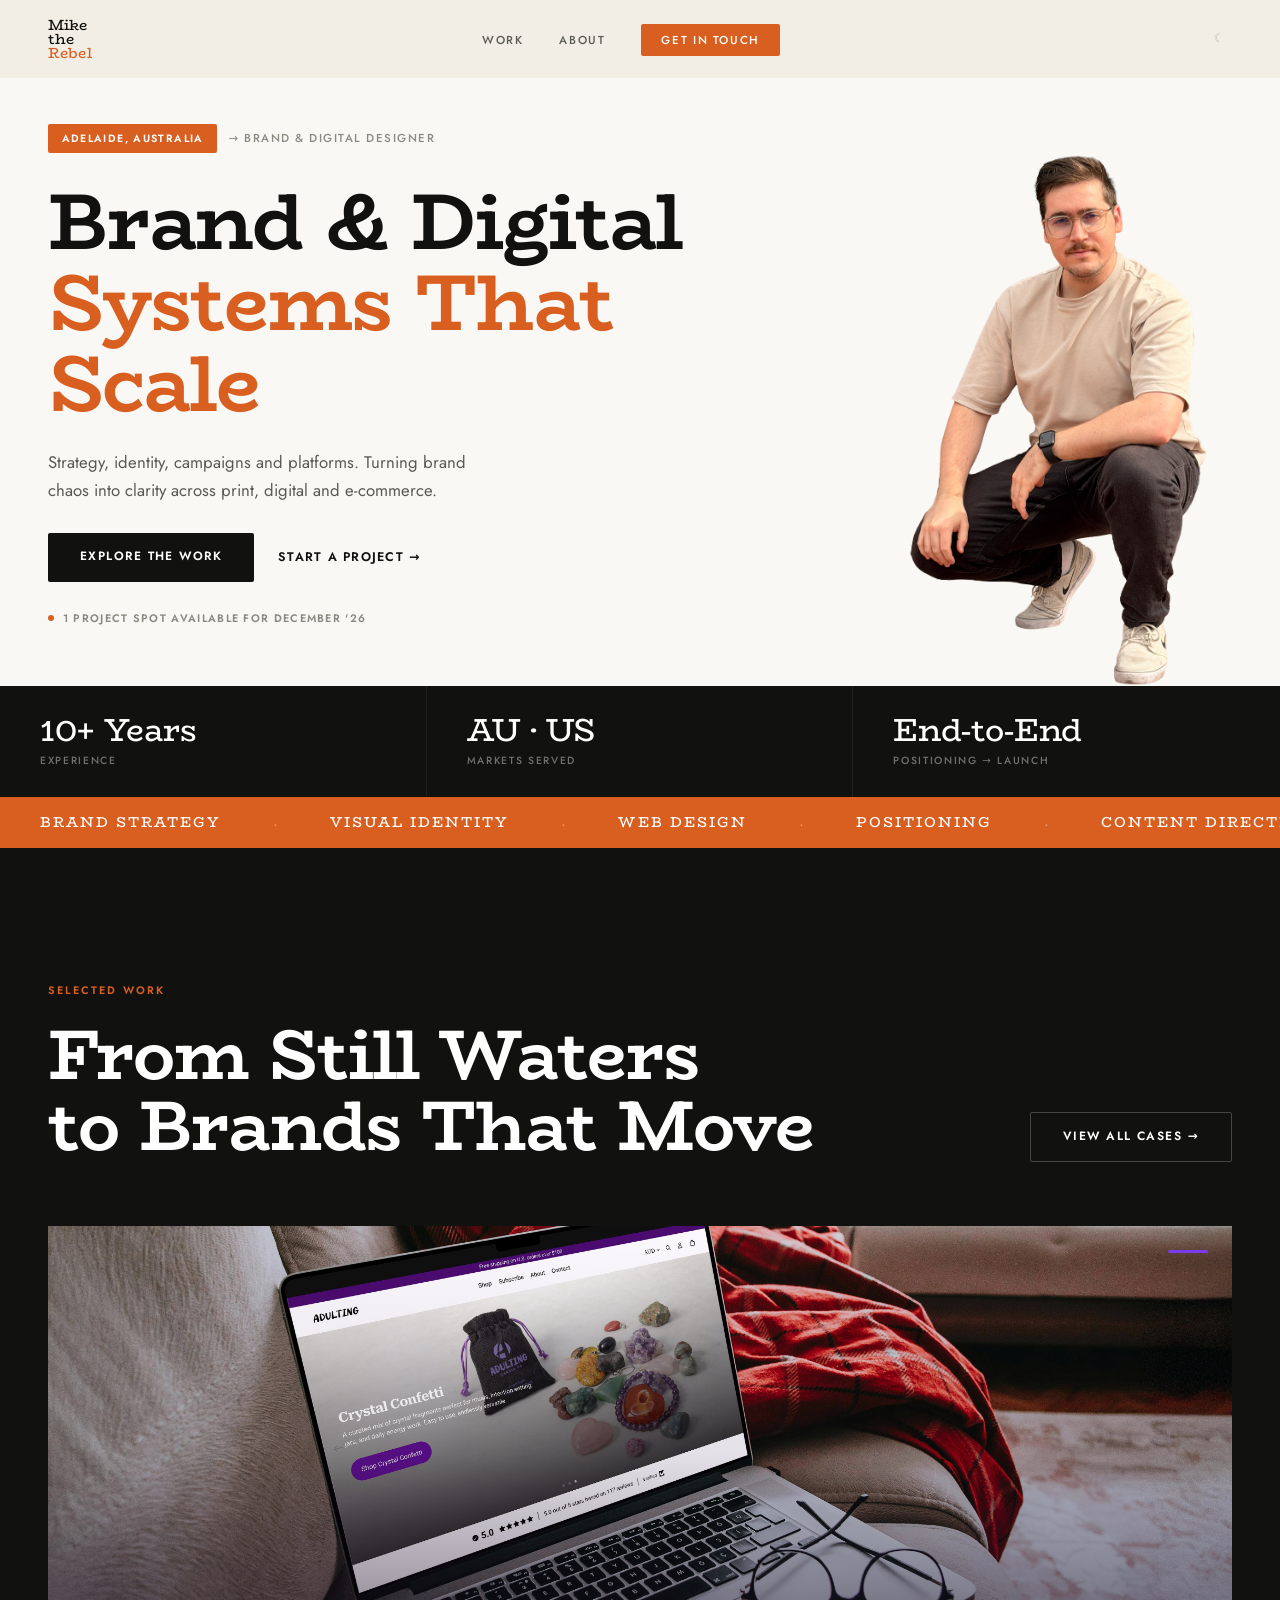
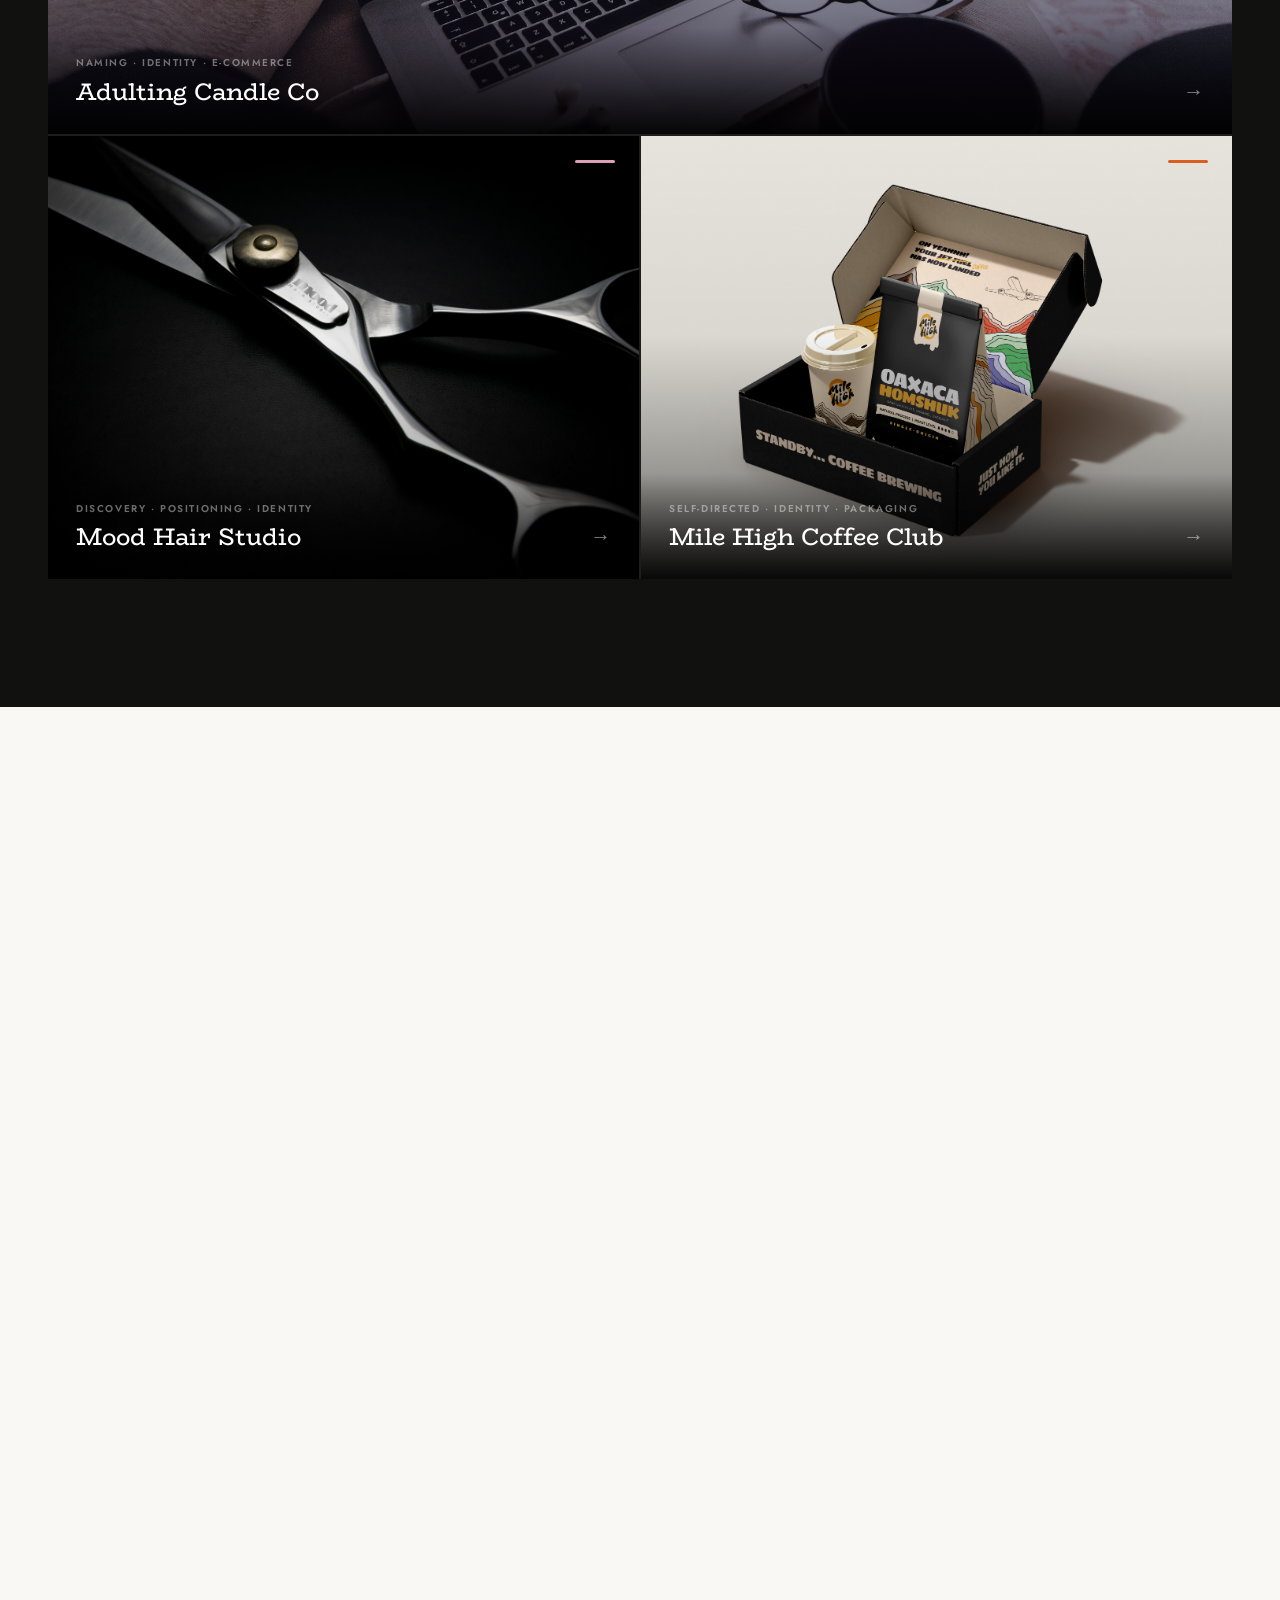
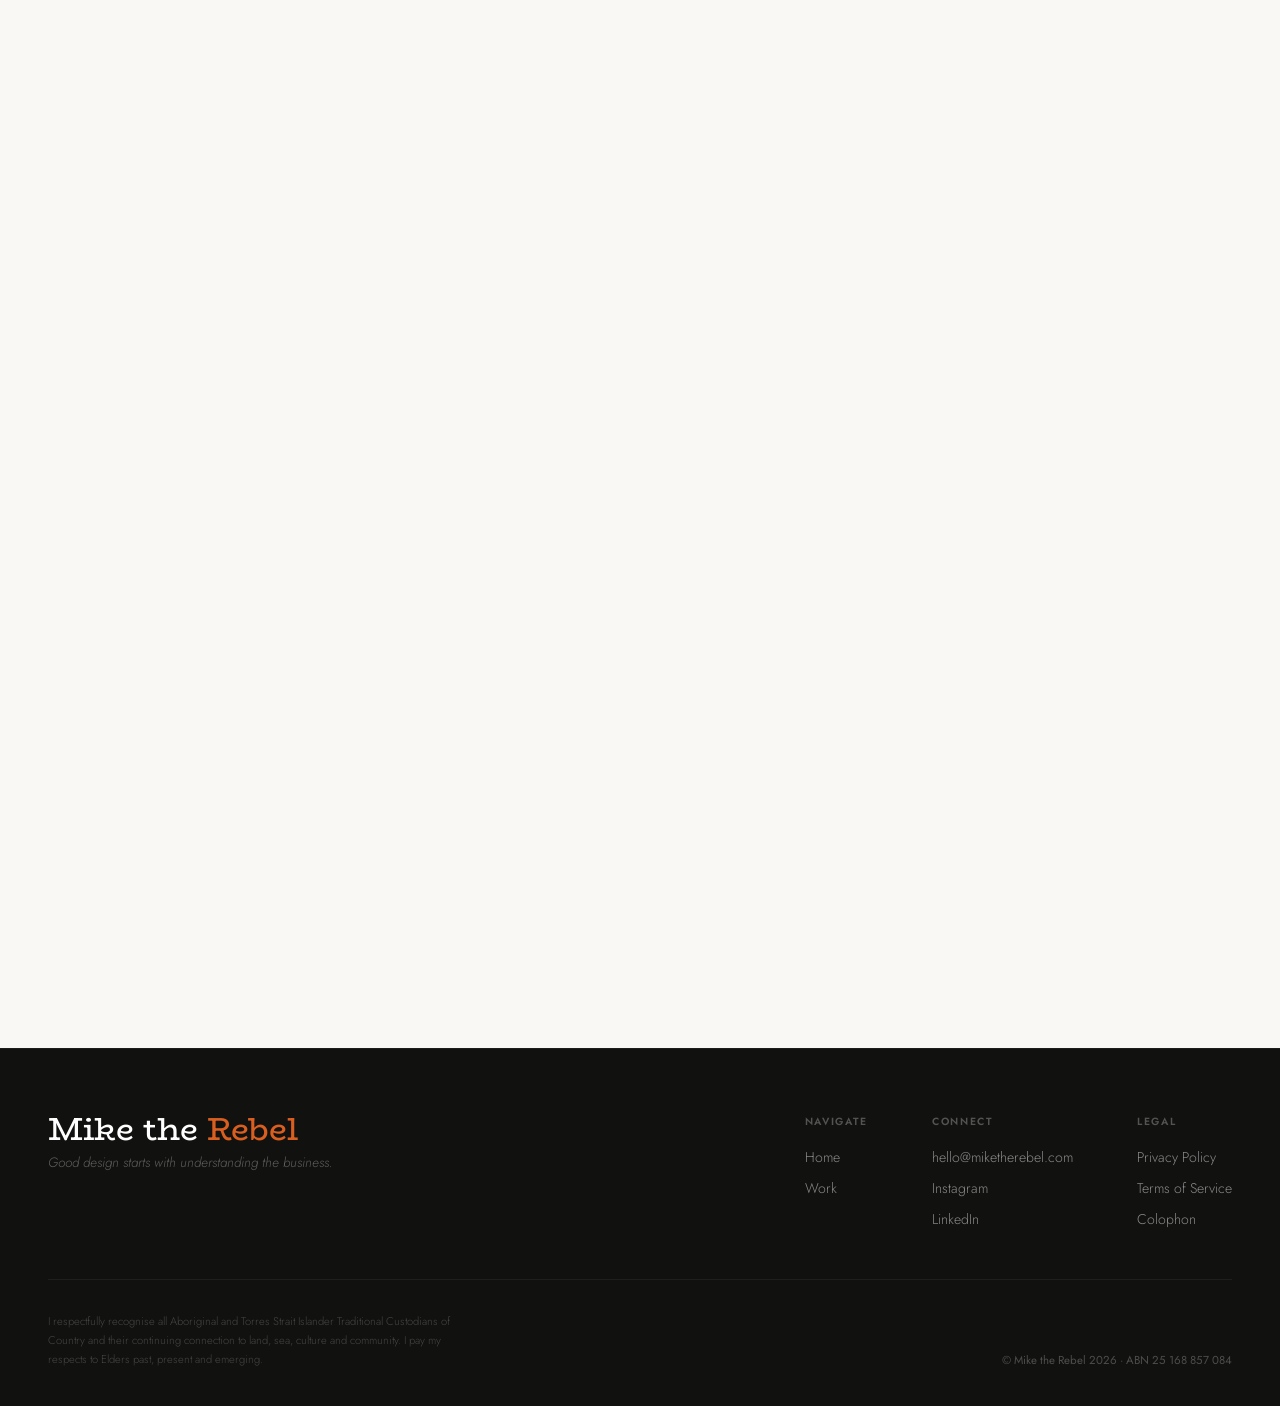
<file: index.html>
<!DOCTYPE html>
<html lang="en">
<head>
<!-- Google Tag Manager -->
<script>(function(w,d,s,l,i){w[l]=w[l]||[];w[l].push({'gtm.start':new Date().getTime(),event:'gtm.js'});var f=d.getElementsByTagName(s)[0],j=d.createElement(s),dl=l!='dataLayer'?'&l='+l:'';j.async=true;j.src='https://www.googletagmanager.com/gtm.js?id='+i+dl;f.parentNode.insertBefore(j,f);})(window,document,'script','dataLayer','GTM-M5HVZM4V');</script>
<!-- End Google Tag Manager -->

<meta charset="UTF-8">
<meta name="viewport" content="width=device-width, initial-scale=1.0">
<title>Mike Moreno | Brand &amp; Digital Designer in Adelaide</title>
<meta name="description" content="Mike Moreno is a brand and digital designer in Adelaide, Australia, working across strategy, identity, campaigns and e-commerce.">
<link rel="icon" href="assets/favicon.png">
<link href="https://fonts.googleapis.com/css2?family=BioRhyme:wght@800&family=Jost:wght@300;400;500;600;700&display=swap" rel="stylesheet">
<link rel="stylesheet" href="styles/site.css">
<style>
/* ── HERO ── */
.hero {
  display: grid;
  grid-template-columns: 1.15fr 0.85fr;
  align-items: stretch;
  gap: 3rem;
  padding: 6.75rem 3rem 0;
  overflow: visible;
  position: relative;
}
.hero-left {
  position: relative;
  display: flex; flex-direction: column; justify-content: center;
  padding: 1rem 0 3.5rem;
  overflow: hidden;
}
html[data-theme="dark"] .hero-left { background: transparent; }
.hero-left::before { display: none;
  content: ''; position: absolute; inset: 0;
  background-image: var(--grain); background-size: 220px 220px;
  opacity: 0.045; mix-blend-mode: multiply; pointer-events: none;
}
html[data-theme="dark"] .hero-left::before { mix-blend-mode: overlay; opacity: 0.07; }
.hero-left-inner { position: relative; z-index: 2; }
.hero-seam { display: none; }
.hero-tag {
  display: inline-flex; align-items: center; gap: 0.5rem 0.7rem; flex-wrap: wrap;
  margin-bottom: 1.75rem;
}
.hero-tag-pill {
  background: var(--orange); color: var(--white);
  font-size: 0.66rem; font-weight: 600;
  letter-spacing: 0.13em; text-transform: uppercase;
  padding: 0.35rem 0.85rem; border-radius: 2px; white-space: nowrap;
}
.hero-tag-label {
  font-size: 0.72rem; color: var(--fg-soft);
  letter-spacing: 0.13em; text-transform: uppercase;
  font-weight: 500; white-space: nowrap;
}
.hero-headline {
  font-family: var(--bio);
  font-size: clamp(3rem, 6.2vw, 5.4rem);
  line-height: 1.02;
  letter-spacing: -0.015em;
  color: var(--fg);
  margin-bottom: 1.5rem;
}
.hero-sub {
  font-size: 1.05rem; font-weight: 400;
  color: var(--fg-muted); max-width: 440px;
  line-height: 1.7; margin-bottom: 1.75rem;
}
.hero-actions { display: flex; align-items: center; gap: 1.5rem; flex-wrap: wrap; }
.hero-secondary-link {
  font-size: 0.78rem; font-weight: 600;
  letter-spacing: 0.1em; text-transform: uppercase;
  color: var(--fg); text-decoration: none;
  transition: color 0.2s;
}
.hero-secondary-link:hover { color: var(--orange); }
.hero-availability {
  display: inline-flex; align-items: center; gap: 0.55rem;
  margin-top: 1.75rem;
  font-size: 0.68rem; font-weight: 600;
  letter-spacing: 0.12em; text-transform: uppercase;
  color: var(--fg-soft);
}
.hero-availability-dot {
  width: 6px; height: 6px; border-radius: 50%;
  background: var(--orange);
  animation: availpulse 1.8s ease-in-out infinite;
}
@keyframes availpulse { 0%,100% { opacity: 1; } 50% { opacity: 0.35; } }

.hero-right {
  position: relative; overflow: hidden;
  min-height: 420px;
  background: transparent;
  display: flex; align-items: flex-end; justify-content: center;
  margin-bottom: 0;
}
.hero-portrait-glow {
  position: absolute; z-index: 2; left: 50%; bottom: 6%;
  width: 60%; height: 90px;
  transform: translateX(-50%);
  background: radial-gradient(ellipse, rgba(217,95,32,0.28) 0%, transparent 70%);
  filter: blur(6px);
}
.hero-right::before { display: none; }
.hero-right-unused::before {
  content: ''; position: absolute; inset: 0; z-index: 1;
  background-image: var(--grain); background-size: 220px 220px;
  opacity: 0.06; mix-blend-mode: overlay; pointer-events: none;
}

.hero-portrait-img {
  position: absolute; z-index: 4;
  height: 92%; width: auto;
  right: 5%; bottom: 0;
  object-fit: contain; object-position: bottom;
  filter: none;
}
.hero-texture {
  position: absolute; z-index: 2; inset: 0; pointer-events: none;
  background-image: var(--grain); background-size: 240px 240px;
  opacity: 0.16; mix-blend-mode: overlay;
}
html[data-theme="dark"] .hero-texture { opacity: 0.13; }
.hero-portrait-float { display: none; }

/* ── STAT STRIP ── */
.stat-strip {
  background: var(--black);
  display: grid; grid-template-columns: repeat(3,1fr);
}
.stat {
  padding: 1.75rem 2.5rem;
  border-right: 1px solid rgba(255,255,255,0.06);
}
.stat:last-child { border-right: none; }
.stat-num {
  font-family: var(--bio);
  font-size: 2rem; color: var(--white);
  line-height: 1; letter-spacing: -0.01em;
}
.stat-label {
  font-size: 0.65rem; font-weight: 500;
  letter-spacing: 0.16em; text-transform: uppercase;
  color: rgba(255,255,255,0.4); margin-top: 0.4rem;
}

/* ── ABOUT ── */
.about {
  padding: 8rem 3rem;
  display: grid; grid-template-columns: 1fr 1fr;
  gap: 5rem; align-items: center;
}
.about-quote {
  font-family: var(--bio);
  font-size: clamp(1.6rem, 2.8vw, 2.4rem);
  line-height: 1.3; color: var(--fg);
  padding-left: 2rem;
  border-left: 3px solid var(--orange);
  font-weight: 800;
}
.about-body { font-size: 1rem; font-weight: 300; color: var(--fg-muted); line-height: 1.9; }
.about-body p + p { margin-top: 1.25rem; }

/* ── WORK ── */
.work {
  background: var(--black);
  padding: 8rem 3rem;
}
.work-header {
  display: flex; align-items: flex-end;
  justify-content: space-between; margin-bottom: 4rem;
  gap: 2rem;
}
.work-headline {
  font-family: var(--bio);
  font-size: clamp(2.8rem, 5.5vw, 5rem);
  color: var(--white); line-height: 1.02;
  letter-spacing: -0.015em;
}
.work-grid {
  display: grid; grid-template-columns: repeat(2,1fr);
  gap: 2px; background: rgba(255,255,255,0.05);
}
.work-card {
  aspect-ratio: 4/3; position: relative;
  overflow: hidden; cursor: pointer;
  display: flex; align-items: flex-end;
  background: var(--charcoal);
  text-decoration: none;
}
.work-card--wide { grid-column: 1 / -1; aspect-ratio: 21/9; }
.work-card-layer {
  position: absolute; inset: 0;
  transition: transform 0.55s ease;
}
.work-card-texture {
  position: absolute; inset: 0;
  transition: transform 0.55s ease, opacity 0.35s ease;
}
.work-card:hover .work-card-layer { transform: scale(1.04); }
.work-card:hover .work-card-texture { transform: scale(1.04); opacity: 1.2; }
.work-card-accent-bar {
  position: absolute; top: 1.5rem; right: 1.5rem;
  width: 40px; height: 3px; border-radius: 2px;
  z-index: 3;
}
.work-card-info {
  position: relative; z-index: 2;
  width: 100%; padding: 1.75rem;
  background: linear-gradient(to top, rgba(0,0,0,0.92) 0%, transparent 100%);
}
.work-card-tag {
  font-size: 0.62rem; font-weight: 600;
  letter-spacing: 0.16em; text-transform: uppercase;
  color: rgba(255,255,255,0.42); margin-bottom: 0.4rem;
}
.work-card-title {
  font-family: var(--bio);
  font-size: 1.5rem; color: var(--white); line-height: 1.15;
  display: flex; align-items: center; justify-content: space-between;
  gap: 1rem;
}
.work-card-title .arrow {
  font-size: 1.3rem; opacity: 0.5;
  transition: opacity 0.2s, transform 0.2s;
}
.work-card:hover .work-card-title .arrow { opacity: 1; transform: translateX(4px); }

/* ── HOW I WORK ── */
.how-it-works { background: var(--page-bg-alt); padding: 8rem 3rem; }
.hiw-intro { margin-bottom: 4rem; max-width: 700px; }
.hiw-headline { font-family: var(--bio); font-size: clamp(2.5rem,5vw,4.5rem); color: var(--fg); line-height: 1.02; letter-spacing: -0.015em; margin-top: 0.8rem; }
.hiw-grid { display: grid; grid-template-columns: repeat(4,1fr); gap: 2px; background: var(--hairline); }
.hiw-step { background: var(--page-bg-alt); padding: 2.5rem 2rem; }
.hiw-num { font-family: var(--bio); font-size: 3rem; color: rgba(0,0,0,0.09); line-height: 1; margin-bottom: 0.85rem; letter-spacing: -0.02em; }
html[data-theme="dark"] .hiw-num { color: rgba(255,255,255,0.08); }
.hiw-name { font-family: var(--bio); font-size: 1.2rem; color: var(--fg); line-height: 1.2; margin-bottom: 0.6rem; }
.hiw-desc { font-size: 0.86rem; font-weight: 300; color: var(--fg-muted); line-height: 1.75; }

/* ── CONTACT ── */
.contact {
  background: var(--black);
  padding: 9rem 3rem;
  display: flex; flex-direction: column;
  align-items: center; text-align: center;
}
.contact-headline {
  font-family: var(--bio);
  font-size: clamp(2.5rem, 6vw, 5rem);
  color: var(--white); line-height: 1.02;
  letter-spacing: -0.015em;
  margin-top: 1rem; margin-bottom: 1.5rem;
}
.contact-sub {
  font-size: 1.05rem; font-weight: 300;
  color: rgba(255,255,255,0.45);
  max-width: 460px; line-height: 1.8; margin-bottom: 2.5rem;
}
.contact-email {
  font-family: var(--bio);
  font-size: clamp(1.4rem, 3vw, 2rem);
  color: var(--white); text-decoration: none;
  border-bottom: 2px solid var(--orange);
  padding-bottom: 0.3rem;
  transition: color 0.2s, border-color 0.2s;
}
.contact-email:hover { color: var(--orange); }

/* ── MOBILE ── */
@media (max-width: 1080px) {
}
@media (max-width: 860px) {
  .hero { display: block; min-height: auto; padding: 6.5rem 1.5rem 0; }
  .hero-left { padding: 0; }
  .hero-left-inner { display: flow-root; }
  .hero-right { display: none; }
  .hero-portrait-float { display: none; }
  .hero-availability { margin-bottom: 2rem; }
  .hero-portrait-glow { width: 80%; height: 70px; bottom: 4%; }
  .stat { padding: 1.1rem 1.25rem; }
  .stat-num { font-size: 1.5rem; }
  .about { grid-template-columns: 1fr; padding: 5rem 1.5rem; gap: 2.5rem; }
  .work { padding: 5rem 1.5rem; }
  .work-grid { grid-template-columns: 1fr; }
  .work-card--wide { aspect-ratio: 4/3; }
  .work-header { flex-direction: column; align-items: flex-start; gap: 1.5rem; }
  .how-it-works { padding: 5rem 1.5rem; }
  .hiw-grid { grid-template-columns: 1fr 1fr; }
  .contact { padding: 5rem 1.5rem; }
}
@media (max-width: 560px) {
  .hero-actions { flex-direction: column; align-items: flex-start; gap: 1rem; }
}
</style>
</head>
<body>
<!-- Google Tag Manager (noscript) -->
<noscript><iframe src="https://www.googletagmanager.com/ns.html?id=GTM-M5HVZM4V" height="0" width="0" style="display:none;visibility:hidden"></iframe></noscript>
<!-- End Google Tag Manager (noscript) -->


<div id="nav-slot"></div>

<!-- HERO -->
<section class="hero">
  <div class="hero-left">
    <div class="hero-left-inner">
      <img src="assets/photos/mike-hero-cropped.png" alt="" aria-hidden="true" class="hero-portrait-float">
      <div class="hero-tag">
        <span class="hero-tag-pill">Adelaide, Australia</span>
        <span class="hero-tag-label">→ Brand &amp; Digital Designer</span>
      </div>
      <h1 class="hero-headline">Brand &amp; Digital <span class="accent">Systems That Scale</span></h1>
      <p class="hero-sub">Strategy, identity, campaigns and platforms. Turning brand chaos into clarity across print, digital and e-commerce.</p>
      <div class="hero-actions">
        <a href="work.html" class="btn btn-primary">Explore the Work</a>
        <a href="mailto:hello@miketherebel.com" class="hero-secondary-link">Start a Project →</a>
      </div>
      <div class="hero-availability"><span class="hero-availability-dot"></span>1 Project Spot Available for December '26</div>
    </div>
  </div>
  <div class="hero-seam"></div>
  <div class="hero-right">
    <img src="assets/photos/mike-hero-cropped.png" alt="Mike Moreno, brand and digital designer" class="hero-portrait-img">
  </div>
</section>

<!-- STAT STRIP -->
<div class="stat-strip">
  <div class="stat">
    <div class="stat-num">10+ Years</div>
    <div class="stat-label">Experience</div>
  </div>
  <div class="stat">
    <div class="stat-num">AU · US</div>
    <div class="stat-label">Markets Served</div>
  </div>
  <div class="stat">
    <div class="stat-num">End-to-End</div>
    <div class="stat-label">Positioning → Launch</div>
  </div>
</div>

<!-- MARQUEE -->
<div class="marquee-strip">
  <div class="marquee-inner">
    <span class="marquee-item">Brand Strategy</span><span class="marquee-sep">·</span>
    <span class="marquee-item">Visual Identity</span><span class="marquee-sep">·</span>
    <span class="marquee-item">Web Design</span><span class="marquee-sep">·</span>
    <span class="marquee-item">Positioning</span><span class="marquee-sep">·</span>
    <span class="marquee-item">Content Direction</span><span class="marquee-sep">·</span>
    <span class="marquee-item">Campaign Direction</span><span class="marquee-sep">·</span>
    <span class="marquee-item">Brand Strategy</span><span class="marquee-sep">·</span>
    <span class="marquee-item">Visual Identity</span><span class="marquee-sep">·</span>
    <span class="marquee-item">Web Design</span><span class="marquee-sep">·</span>
    <span class="marquee-item">Positioning</span><span class="marquee-sep">·</span>
    <span class="marquee-item">Content Direction</span><span class="marquee-sep">·</span>
    <span class="marquee-item">Campaign Direction</span><span class="marquee-sep">·</span>
  </div>
</div>

<!-- WORK -->
<section class="work reveal on-dark" id="work">
  <div class="work-header">
    <div>
      <p class="sec-label">Selected Work</p>
      <h2 class="work-headline" style="margin-top:1rem;">
        From Still Waters<br>
        to Brands That Move
      </h2>
    </div>
    <a href="work.html" class="btn btn-ghost" style="white-space: nowrap;">View All Cases →</a>
  </div>
  <div class="work-grid">
    <!-- ADRAD: hidden until visual mockups are approved. Restore this card and remove "work-card--wide" below.
    <a href="case-adrad.html" class="work-card">
      <div class="work-card-layer" style="background: linear-gradient(155deg,#1c1010 0%, #120a0a 50%, #060303 100%);"></div>
      <div class="work-card-texture" style="background: radial-gradient(ellipse at 25% 30%, rgba(220,38,38,0.32) 0%, transparent 50%), radial-gradient(ellipse at 80% 75%, rgba(150,20,20,0.22) 0%, transparent 55%);"></div>
      <div class="work-card-accent-bar" style="background: #dc2626;"></div>
      <div class="work-card-info">
        <div class="work-card-tag">In-house · Campaigns · Systems</div>
        <div class="work-card-title">Adrad <span class="arrow">→</span></div>
      </div>
    </a>
    -->
    <a href="case-adulting-candle.html" class="work-card work-card--wide">
      <div class="work-card-layer" style="background-image:url('assets/case-studies/Adulting Candle/gallery-1.jpg');background-size:cover;background-position:center 30%;"></div>
      <div class="work-card-texture" style="background: linear-gradient(to top, rgba(20,10,30,0.7) 0%, rgba(20,10,30,0.1) 55%, transparent 100%);"></div>
      <div class="work-card-accent-bar" style="background: #7c3aed;"></div>
      <div class="work-card-info">
        <div class="work-card-tag">Naming · Identity · E-commerce</div>
        <div class="work-card-title">Adulting Candle Co <span class="arrow">→</span></div>
      </div>
    </a>
    <a href="case-mood-hair.html" class="work-card">
      <div class="work-card-layer" style="background-image:url('assets/case-studies/mood-hair/hero.jpg');background-size:cover;background-position:center;"></div>
      <div class="work-card-texture" style="background: linear-gradient(to top, rgba(0,0,0,0.55) 0%, rgba(0,0,0,0.05) 55%, transparent 100%);"></div>
      <div class="work-card-accent-bar" style="background: #dba0b8;"></div>
      <div class="work-card-info">
        <div class="work-card-tag">Discovery · Positioning · Identity</div>
        <div class="work-card-title">Mood Hair Studio <span class="arrow">→</span></div>
      </div>
    </a>
    <a href="case-mile-high.html" class="work-card">
      <div class="work-card-layer" style="background-image:url('assets/case-studies/mile-high/hero.jpg');background-size:cover;background-position:center;"></div>
      <div class="work-card-texture" style="background: linear-gradient(to top, rgba(0,0,0,0.55) 0%, rgba(0,0,0,0.05) 55%, transparent 100%);"></div>
      <div class="work-card-accent-bar" style="background: #d95f20;"></div>
      <div class="work-card-info">
        <div class="work-card-tag">Self-directed · Identity · Packaging</div>
        <div class="work-card-title">Mile High Coffee Club <span class="arrow">→</span></div>
      </div>
    </a>
  </div>
</section>

<!-- ABOUT -->
<section class="about reveal" id="about">
  <div>
    <p class="sec-label">The Approach</p>
    <blockquote class="about-quote" style="margin-top:1.5rem;">"I want people to know why they'd choose you before they notice how it looks."</blockquote>
  </div>
  <div class="about-body">
    <p>I'm Mike, an American brand and digital designer based in Adelaide. In-house at Adrad Holdings, I build the catalogue systems, campaigns, email templates and tracking the marketing team runs on.</p>
    <p>Outside of that I work with small businesses and on my own projects across naming, identity, packaging and Shopify builds. I'm involved from the first conversation to the final pixel, so nothing gets lost between strategy and design.</p>
    <div style="margin-top: 2rem;">
      <a href="mailto:hello@miketherebel.com" class="btn btn-primary">Get in Touch</a>
    </div>
  </div>
</section>

<!-- HOW I WORK -->
<section class="how-it-works reveal" id="how-i-work">
  <div class="hiw-intro">
    <p class="sec-label">How I Work</p>
    <h2 class="hiw-headline">From Discovery<br>to Launch</h2>
  </div>
  <div class="hiw-grid">
    <div class="hiw-step">
      <div class="hiw-num">01</div>
      <div class="hiw-name">Discovery</div>
      <div class="hiw-desc">A focused conversation about your business, your audience, and where things feel stuck.</div>
    </div>
    <div class="hiw-step">
      <div class="hiw-num">02</div>
      <div class="hiw-name">Strategy</div>
      <div class="hiw-desc">Positioning, messaging, and a clear direction before any visual work begins.</div>
    </div>
    <div class="hiw-step">
      <div class="hiw-num">03</div>
      <div class="hiw-name">Identity</div>
      <div class="hiw-desc">The look, feel, and assets your brand needs to actually show up, wherever it needs to.</div>
    </div>
    <div class="hiw-step">
      <div class="hiw-num">04</div>
      <div class="hiw-name">Launch</div>
      <div class="hiw-desc">A brand ready to go into the world, and the confidence to use it well.</div>
    </div>
  </div>
</section>

<!-- CONTACT -->
<section class="contact reveal on-dark" id="contact">
  <p class="sec-label">Get in Touch</p>
  <h2 class="contact-headline">Ready to Build a Brand<br>People Remember?</h2>
  <p class="contact-sub">For project enquiries, collaborations, or just to say hello, drop me a line directly.</p>
  <a href="mailto:hello@miketherebel.com" class="contact-email">hello@miketherebel.com</a>
</section>

<div id="footer-slot"></div>

<script src="scripts/chrome.js"></script>
<script>
  MTR.injectChrome({ onDark: false });
</script>
</body>
</html>
</file>
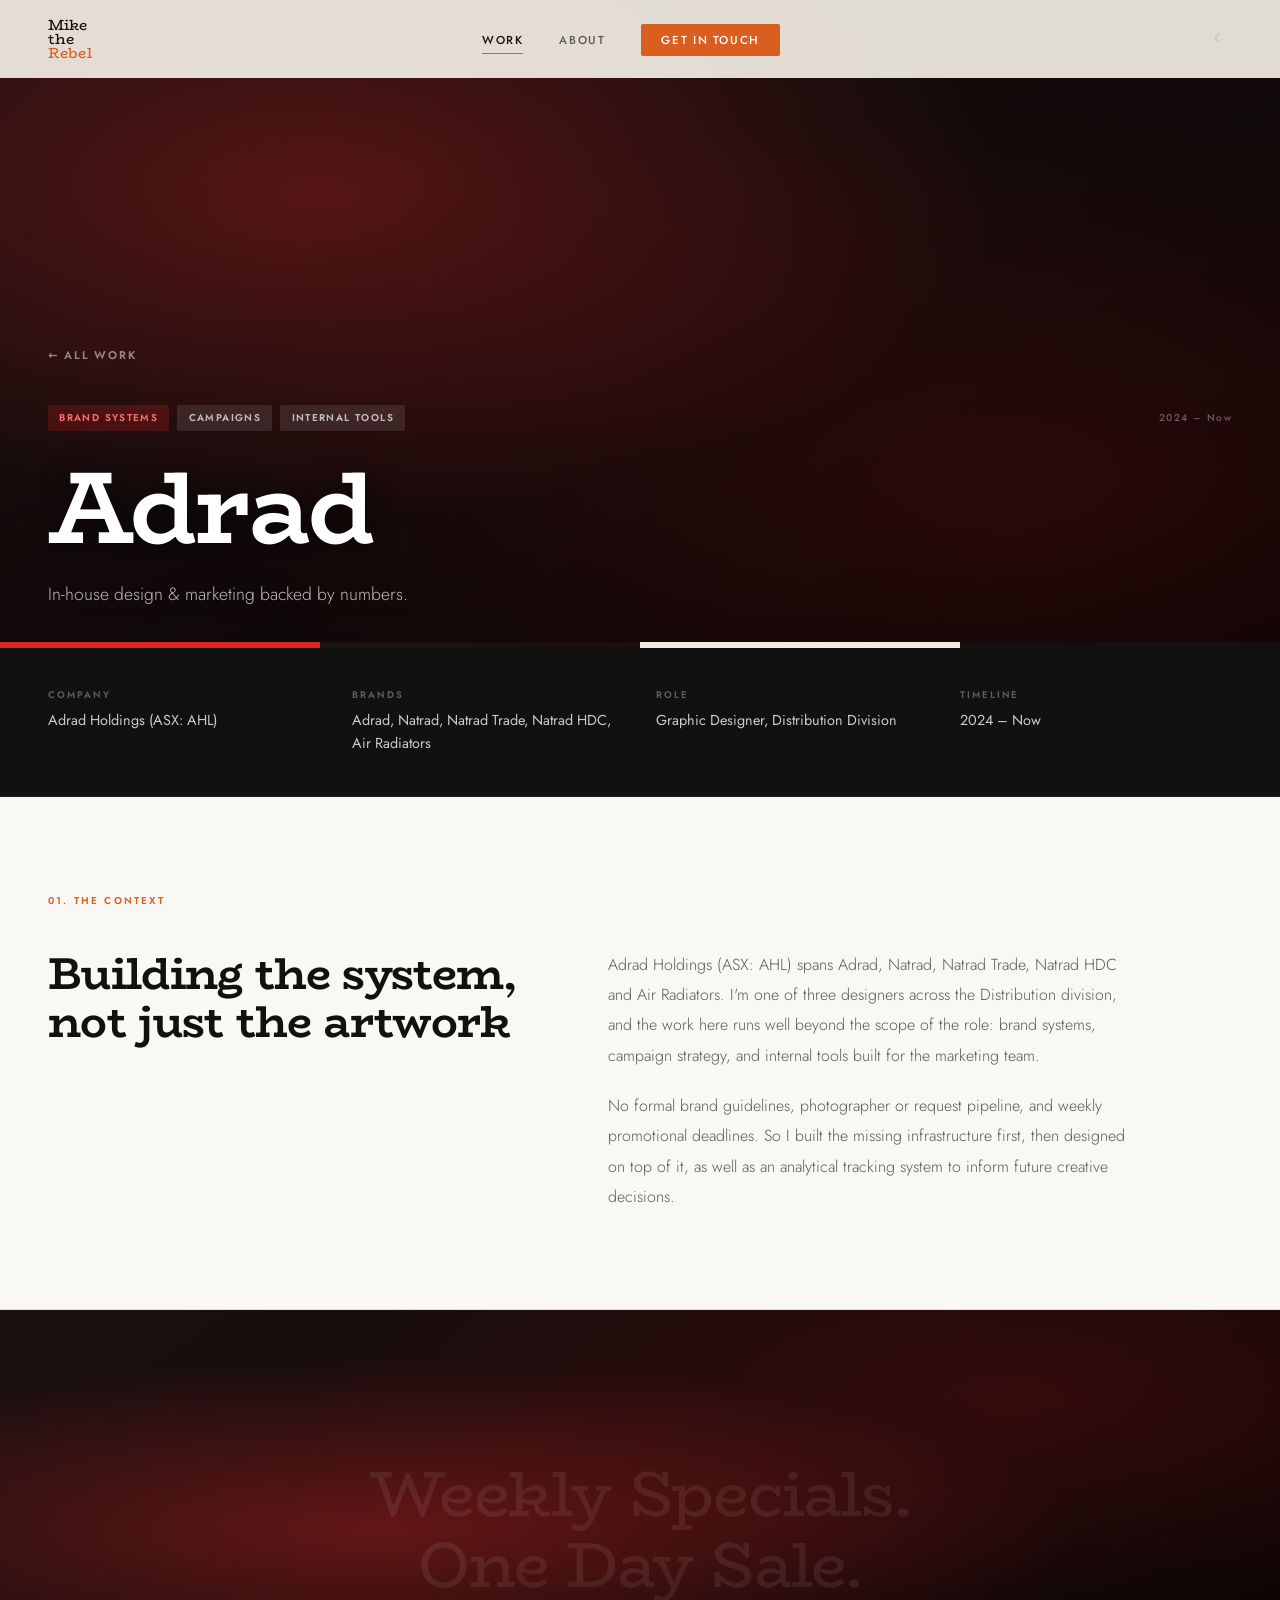
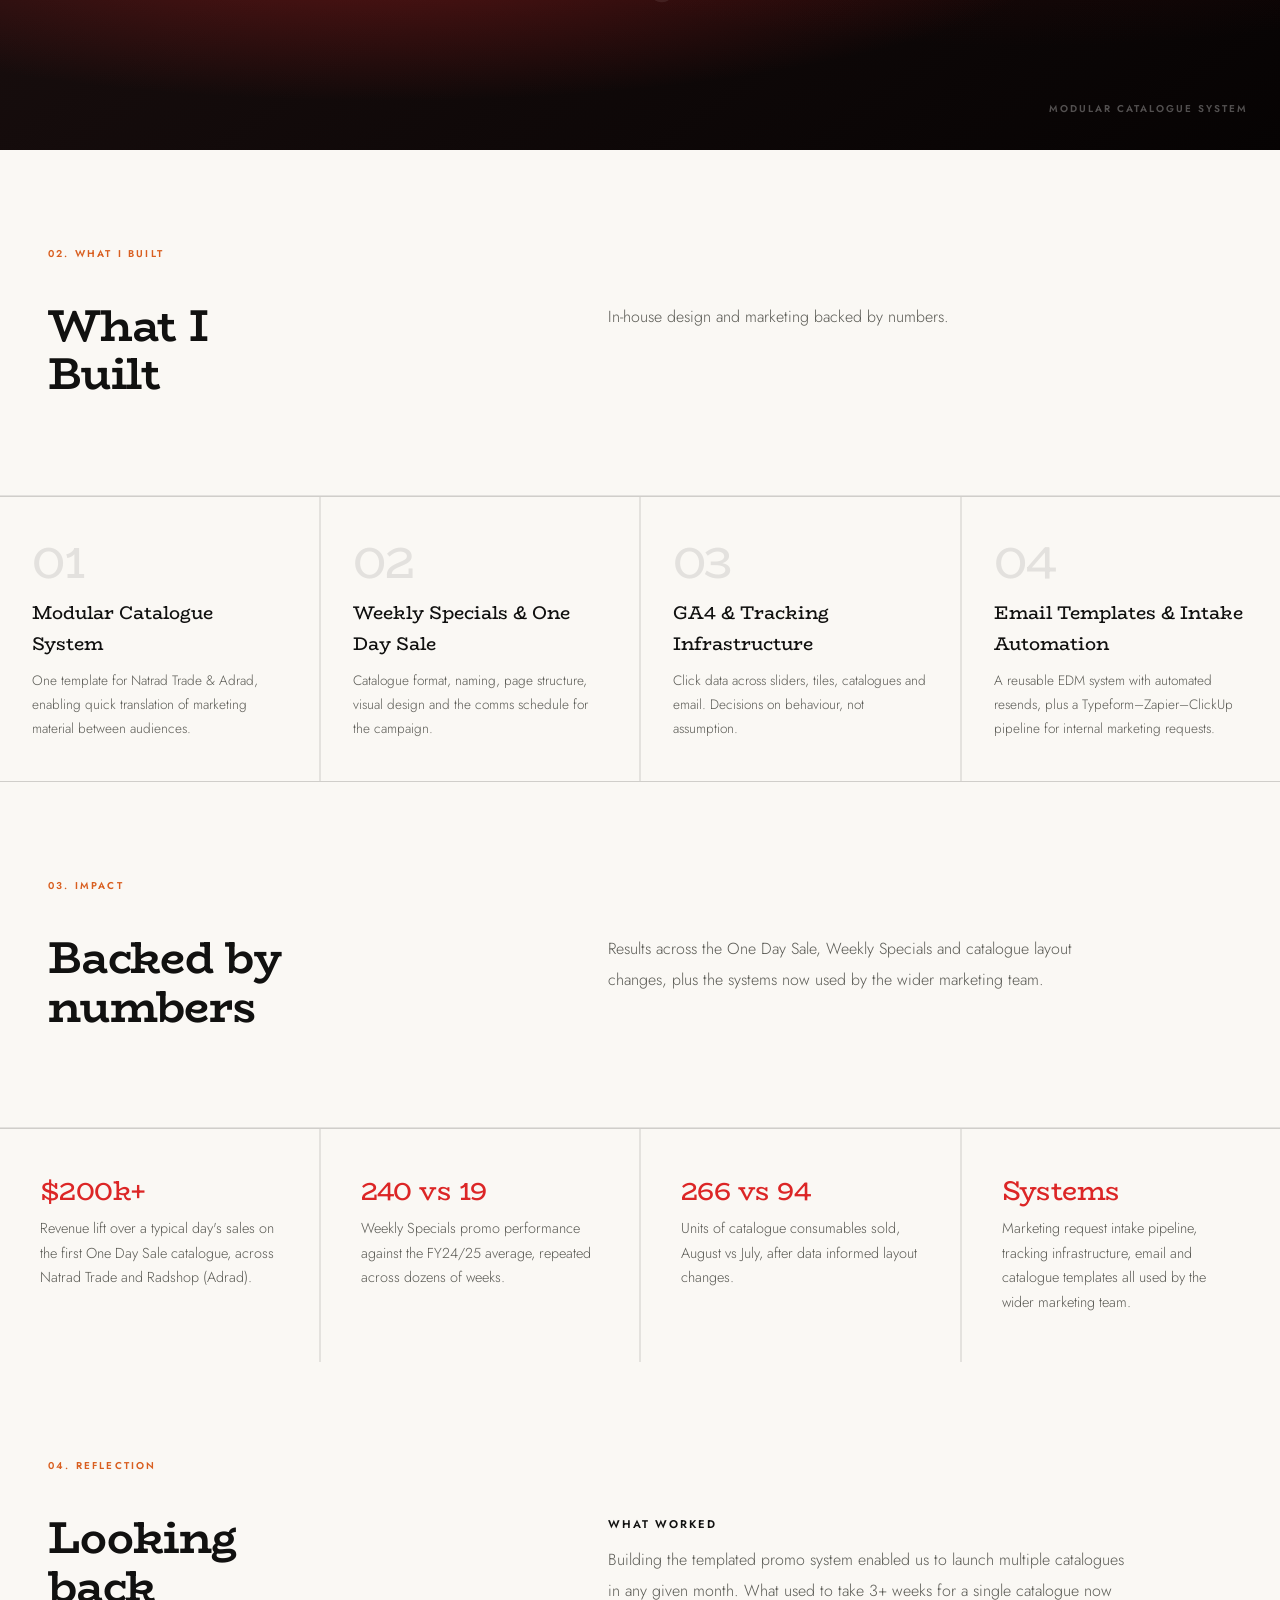
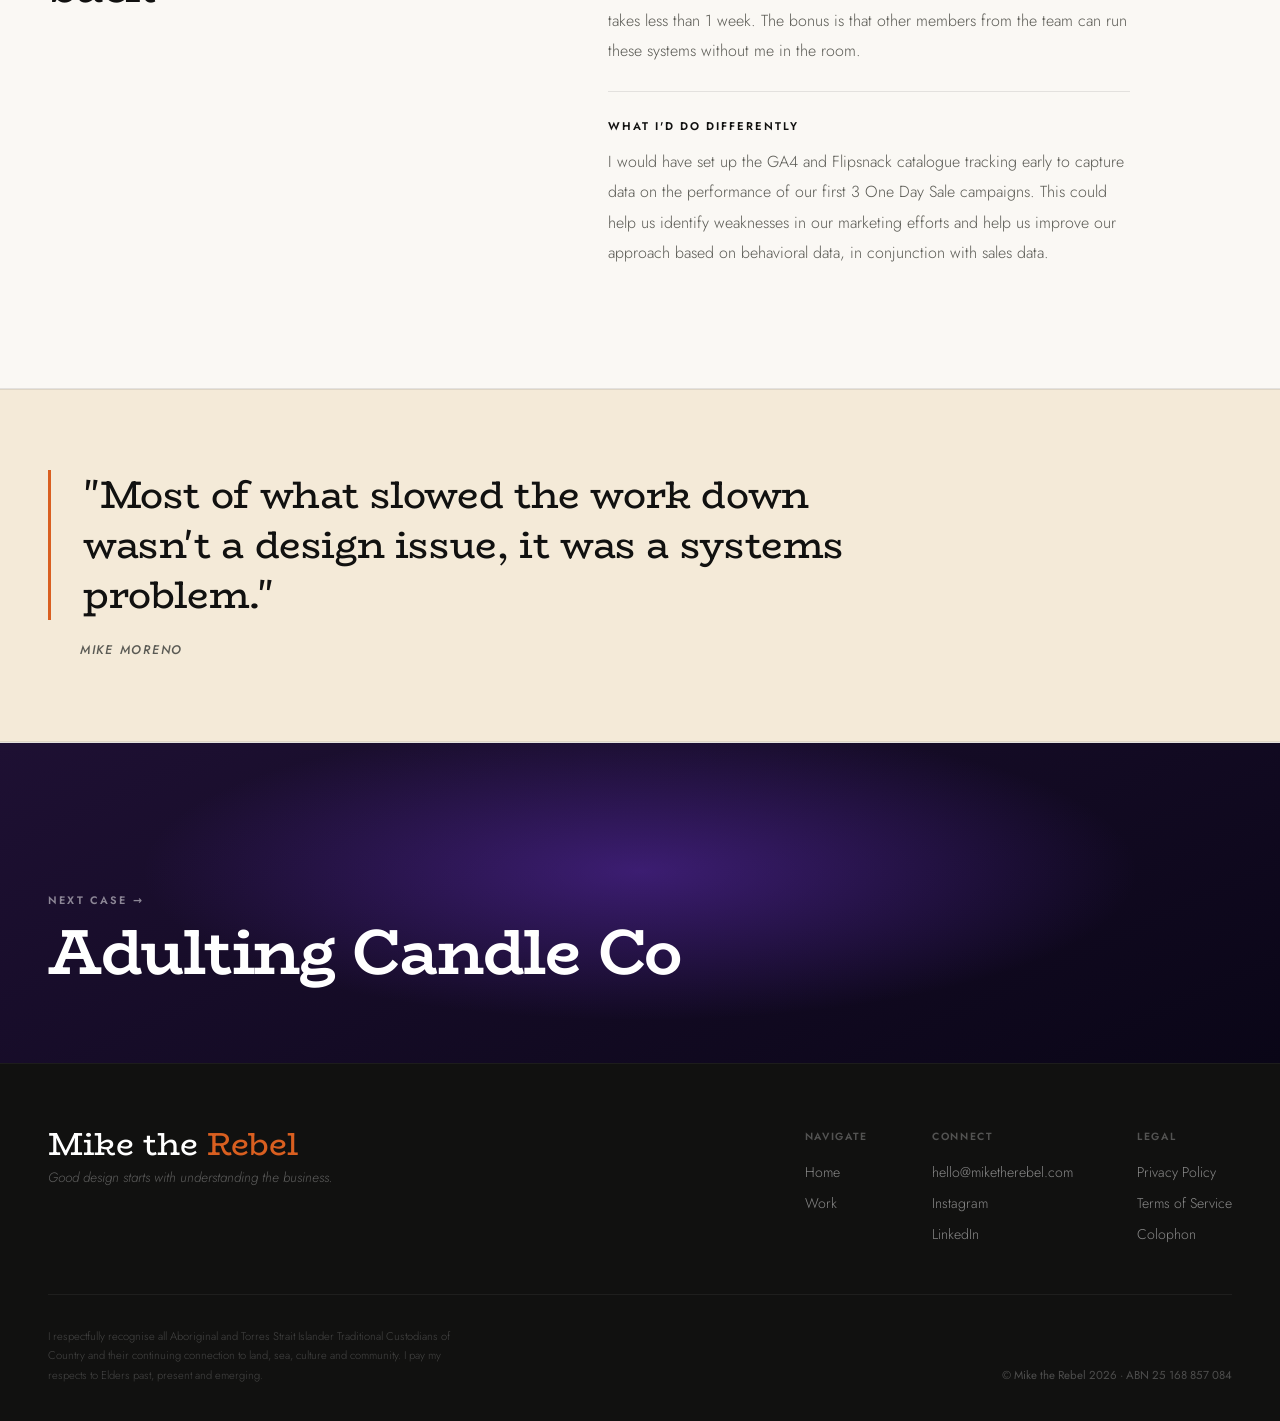
<file: case-adrad.html>
<!DOCTYPE html>
<html lang="en">
<head>
<!-- Google Tag Manager -->
<script>(function(w,d,s,l,i){w[l]=w[l]||[];w[l].push({'gtm.start':new Date().getTime(),event:'gtm.js'});var f=d.getElementsByTagName(s)[0],j=d.createElement(s),dl=l!='dataLayer'?'&l='+l:'';j.async=true;j.src='https://www.googletagmanager.com/gtm.js?id='+i+dl;f.parentNode.insertBefore(j,f);})(window,document,'script','dataLayer','GTM-M5HVZM4V');</script>
<!-- End Google Tag Manager -->

<meta charset="UTF-8">
<meta name="robots" content="noindex, nofollow"><!-- hidden until visual mockups are approved -->
<meta name="viewport" content="width=device-width, initial-scale=1.0">
<title>Adrad · Mike Moreno</title>
<link rel="icon" href="assets/favicon.png">
<link href="https://fonts.googleapis.com/css2?family=BioRhyme:wght@800&family=Jost:wght@300;400;500;600;700&display=swap" rel="stylesheet">
<link rel="stylesheet" href="styles/site.css">
<link rel="stylesheet" href="styles/case-study.css">
</head>
<body>
<!-- Google Tag Manager (noscript) -->
<noscript><iframe src="https://www.googletagmanager.com/ns.html?id=GTM-M5HVZM4V" height="0" width="0" style="display:none;visibility:hidden"></iframe></noscript>
<!-- End Google Tag Manager (noscript) -->

<div id="nav-slot"></div>

<header class="cs-hero" style="--accent:#dc2626;">
  <div class="cs-hero-bg">
    <div class="cs-hero-grad" style="background: linear-gradient(155deg,#1c1010 0%, #120a0a 50%, #060303 100%)"></div>
    <div class="cs-hero-texture" style="background: radial-gradient(ellipse at 25% 30%, rgba(220,38,38,0.32) 0%, transparent 50%), radial-gradient(ellipse at 80% 75%, rgba(150,20,20,0.22) 0%, transparent 55%)"></div>
  </div>
  <div class="cs-hero-content">
    <a href="work.html" class="cs-back">← All Work</a>
    <div class="cs-meta-row">
      <span class="cs-meta-pill" style="background: rgba(220,38,38,0.22); color: #f87171;">Brand Systems</span>
      <span class="cs-meta-pill">Campaigns</span>
      <span class="cs-meta-pill">Internal Tools</span>
      <span class="cs-meta-year">2024 – Now</span>
    </div>
    <h1 class="cs-headline">Adrad</h1>
    <p class="cs-tagline">In-house design &amp; marketing backed by numbers.</p>
  </div>
  <div class="cs-hero-swatch">
    <div class="cs-swatch-block" style="background:#dc2626"></div>
    <div class="cs-swatch-block" style="background:#1c1010"></div>
    <div class="cs-swatch-block" style="background:#f2ede4"></div>
    <div class="cs-swatch-block" style="background:#111110"></div>
  </div>
</header>

<section class="cs-overview">
  <div class="cs-overview-grid">
    <div class="cs-kv"><span class="cs-kv-label">Company</span><span class="cs-kv-val">Adrad Holdings (ASX: AHL)</span></div>
    <div class="cs-kv"><span class="cs-kv-label">Brands</span><span class="cs-kv-val">Adrad, Natrad, Natrad Trade, Natrad HDC, Air Radiators</span></div>
    <div class="cs-kv"><span class="cs-kv-label">Role</span><span class="cs-kv-val">Graphic Designer, Distribution Division</span></div>
    <div class="cs-kv"><span class="cs-kv-label">Timeline</span><span class="cs-kv-val">2024 – Now</span></div>
  </div>
</section>

<main class="cs-body">

  <section class="cs-section reveal">
    <div class="cs-section-label">01. The Context</div>
    <div class="cs-section-grid">
      <h2 class="cs-section-headline">Building the system,<br>not just the artwork</h2>
      <div class="cs-section-copy">
        <p>Adrad Holdings (ASX: AHL) spans Adrad, Natrad, Natrad Trade, Natrad HDC and Air Radiators. I'm one of three designers across the Distribution division, and the work here runs well beyond the scope of the role: brand systems, campaign strategy, and internal tools built for the marketing team.</p>
        <p>No formal brand guidelines, photographer or request pipeline, and weekly promotional deadlines. So I built the missing infrastructure first, then designed on top of it, as well as an analytical tracking system to inform future creative decisions.</p>
      </div>
    </div>
  </section>
  <div class="cs-visual-break" style="background: linear-gradient(145deg,#1c1010,#060303); min-height: 440px; position: relative; overflow: hidden;">
    <div style="position:absolute;inset:0;background:radial-gradient(ellipse at 30% 50%, rgba(220,38,38,0.4) 0%, transparent 55%), radial-gradient(ellipse at 80% 20%, rgba(150,20,20,0.28) 0%, transparent 50%)"></div>
    <div style="position:absolute;inset:0;display:flex;align-items:center;justify-content:center;padding:3rem;">
      <p style="font-family:var(--bio);font-size:clamp(2.2rem,5vw,4rem);color:rgba(255,255,255,0.08);line-height:1.1;letter-spacing:-0.02em;user-select:none;text-align:center;">Weekly Specials.<br>One Day Sale.</p>
    </div>
    <div style="position:absolute;bottom:2rem;right:2rem;font-size:0.62rem;font-weight:600;letter-spacing:0.2em;text-transform:uppercase;color:rgba(255,255,255,0.3);">Modular Catalogue System</div>
  </div>
  <section class="cs-section reveal">
    <div class="cs-section-label">02. What I Built</div>
    <div class="cs-section-grid">
      <h2 class="cs-section-headline">What I<br>Built</h2>
      <div class="cs-section-copy">
        <p>In-house design and marketing backed by numbers.</p>
      </div>
    </div>
  </section>
  <div class="cs-process-steps">
    <div class="cs-step">
      <div class="cs-step-num">01</div>
      <div class="cs-step-title">Modular Catalogue System</div>
      <div class="cs-step-desc">One template for Natrad Trade &amp; Adrad, enabling quick translation of marketing material between audiences.</div>
    </div>
    <div class="cs-step">
      <div class="cs-step-num">02</div>
      <div class="cs-step-title">Weekly Specials &amp; One Day Sale</div>
      <div class="cs-step-desc">Catalogue format, naming, page structure, visual design and the comms schedule for the campaign.</div>
    </div>
    <div class="cs-step">
      <div class="cs-step-num">03</div>
      <div class="cs-step-title">GA4 &amp; Tracking Infrastructure</div>
      <div class="cs-step-desc">Click data across sliders, tiles, catalogues and email. Decisions on behaviour, not assumption.</div>
    </div>
    <div class="cs-step">
      <div class="cs-step-num">04</div>
      <div class="cs-step-title">Email Templates &amp; Intake Automation</div>
      <div class="cs-step-desc">A reusable EDM system with automated resends, plus a Typeform–Zapier–ClickUp pipeline for internal marketing requests.</div>
    </div>
  </div>
  <section class="cs-section reveal">
    <div class="cs-section-label">03. Impact</div>
    <div class="cs-section-grid">
      <h2 class="cs-section-headline">Backed by<br>numbers</h2>
      <div class="cs-section-copy">
        <p>Results across the One Day Sale, Weekly Specials and catalogue layout changes, plus the systems now used by the wider marketing team.</p>
      </div>
    </div>
  </section>
  <div class="cs-results cs-results--4">
    <div class="cs-result">
      <div class="cs-result-num" style="color:#dc2626; font-size:1.7rem;">$200k+</div>
      <div class="cs-result-label">Revenue lift over a typical day's sales on the first One Day Sale catalogue, across Natrad Trade and Radshop (Adrad).</div>
    </div>
    <div class="cs-result">
      <div class="cs-result-num" style="color:#dc2626; font-size:1.7rem;">240 vs 19</div>
      <div class="cs-result-label">Weekly Specials promo performance against the FY24/25 average, repeated across dozens of weeks.</div>
    </div>
    <div class="cs-result">
      <div class="cs-result-num" style="color:#dc2626; font-size:1.7rem;">266 vs 94</div>
      <div class="cs-result-label">Units of catalogue consumables sold, August vs July, after data informed layout changes.</div>
    </div>
    <div class="cs-result">
      <div class="cs-result-num" style="color:#dc2626; font-size:1.7rem;">Systems</div>
      <div class="cs-result-label">Marketing request intake pipeline, tracking infrastructure, email and catalogue templates all used by the wider marketing team.</div>
    </div>
  </div>
  <section class="cs-section reveal">
    <div class="cs-section-label">04. Reflection</div>
    <div class="cs-section-grid">
      <h2 class="cs-section-headline">Looking<br>back</h2>
      <div class="cs-section-copy">
        <div class="cs-reflect"><div class="cs-reflect-item"><span class="cs-reflect-label">What worked</span><p>Building the templated promo system enabled us to launch multiple catalogues in any given month. What used to take 3+ weeks for a single catalogue now takes less than 1 week. The bonus is that other members from the team can run these systems without me in the room.</p></div><div class="cs-reflect-item"><span class="cs-reflect-label">What I'd do differently</span><p>I would have set up the GA4 and Flipsnack catalogue tracking early to capture data on the performance of our first 3 One Day Sale campaigns. This could help us identify weaknesses in our marketing efforts and help us improve our approach based on behavioral data, in conjunction with sales data.</p></div></div>
      </div>
    </div>
  </section>
  <div class="cs-pull-quote">
    <blockquote>"Most of what slowed the work down wasn't a design issue, it was a systems problem."</blockquote>
    <cite>Mike Moreno</cite>
  </div>

</main>

<div class="cs-next">
  <a href="case-adulting-candle.html" class="cs-next-inner">
    <span class="cs-next-label">Next Case →</span>
    <h2 class="cs-next-title">Adulting Candle Co</h2>
    <div class="cs-next-bg" style="background:linear-gradient(155deg,#1e1033,#0a0617)"></div>
    <div class="cs-next-texture" style="background:radial-gradient(ellipse at 50% 40%, rgba(124,58,237,0.38) 0%, transparent 55%)"></div>
  </a>
</div>

<div id="footer-slot"></div>
<script src="scripts/chrome.js"></script>
<script>MTR.injectChrome({ onDark: false });</script>
</body>
</html>
</file>
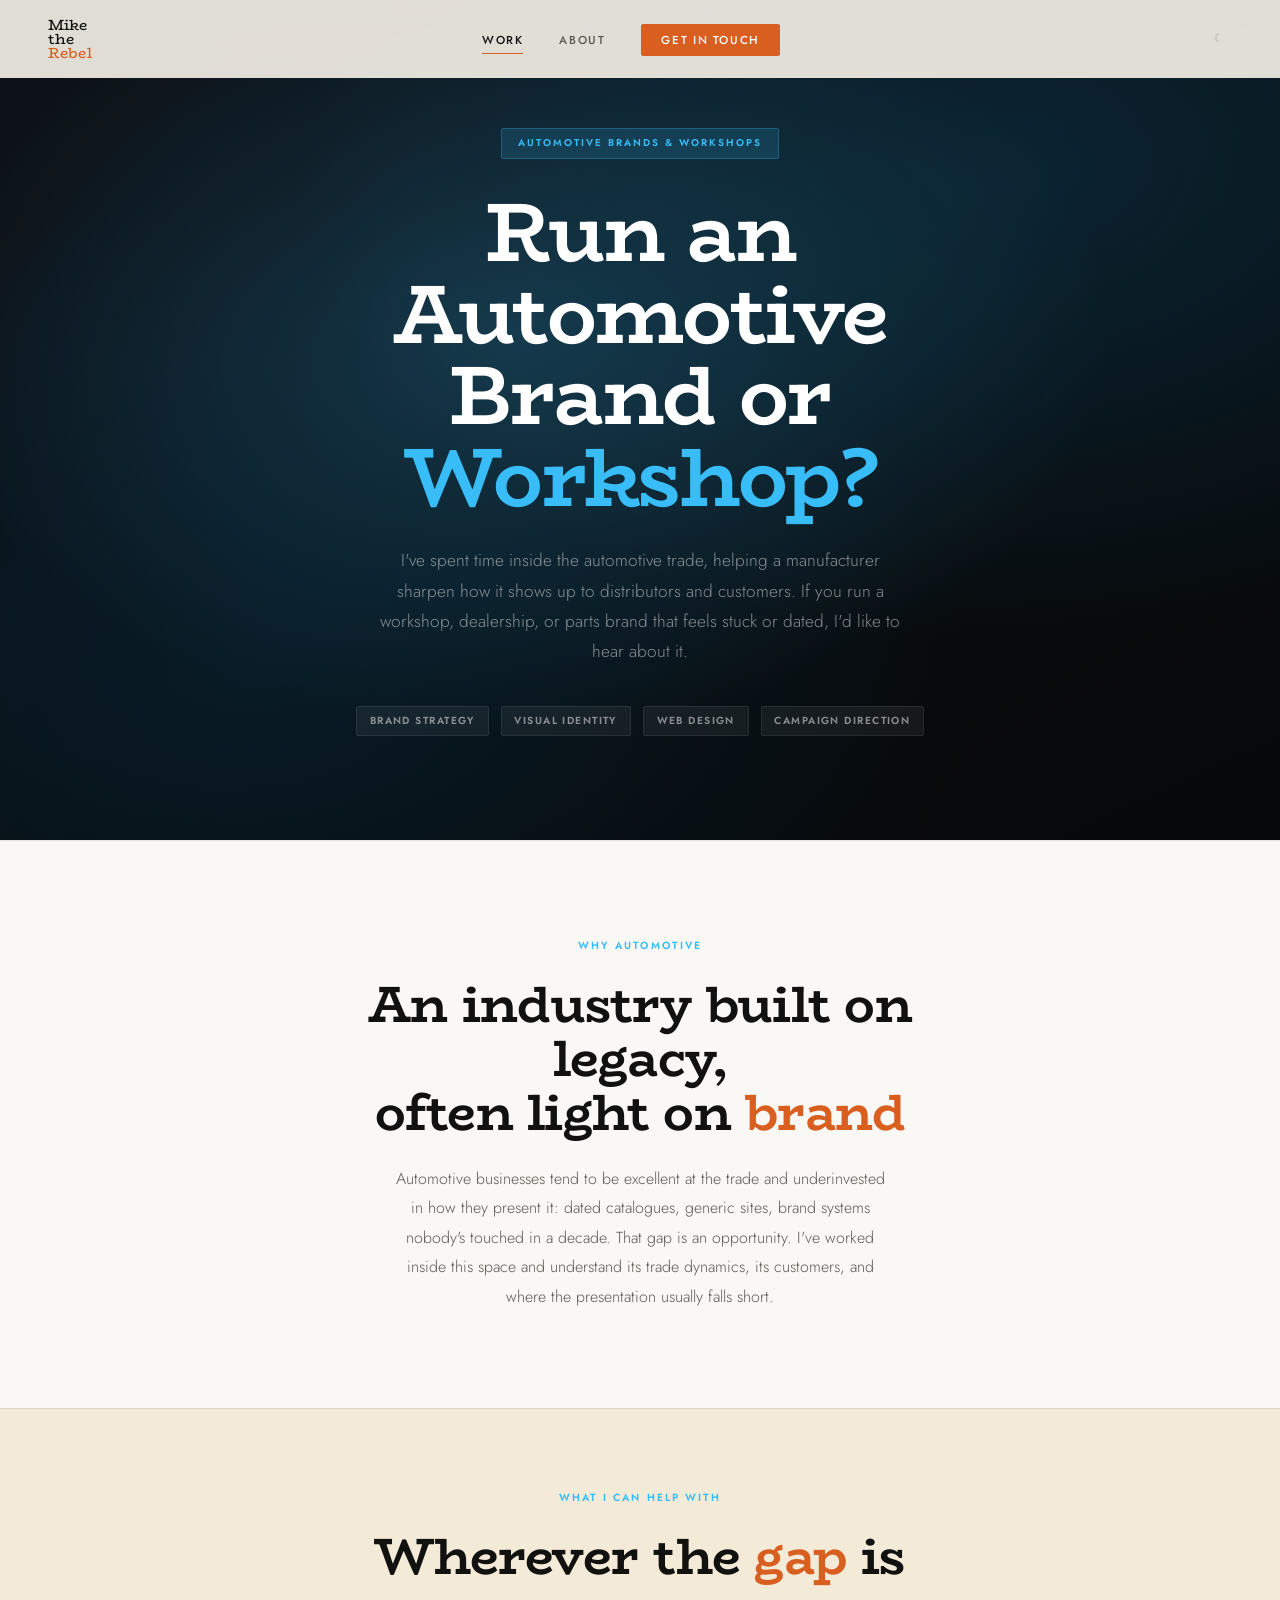
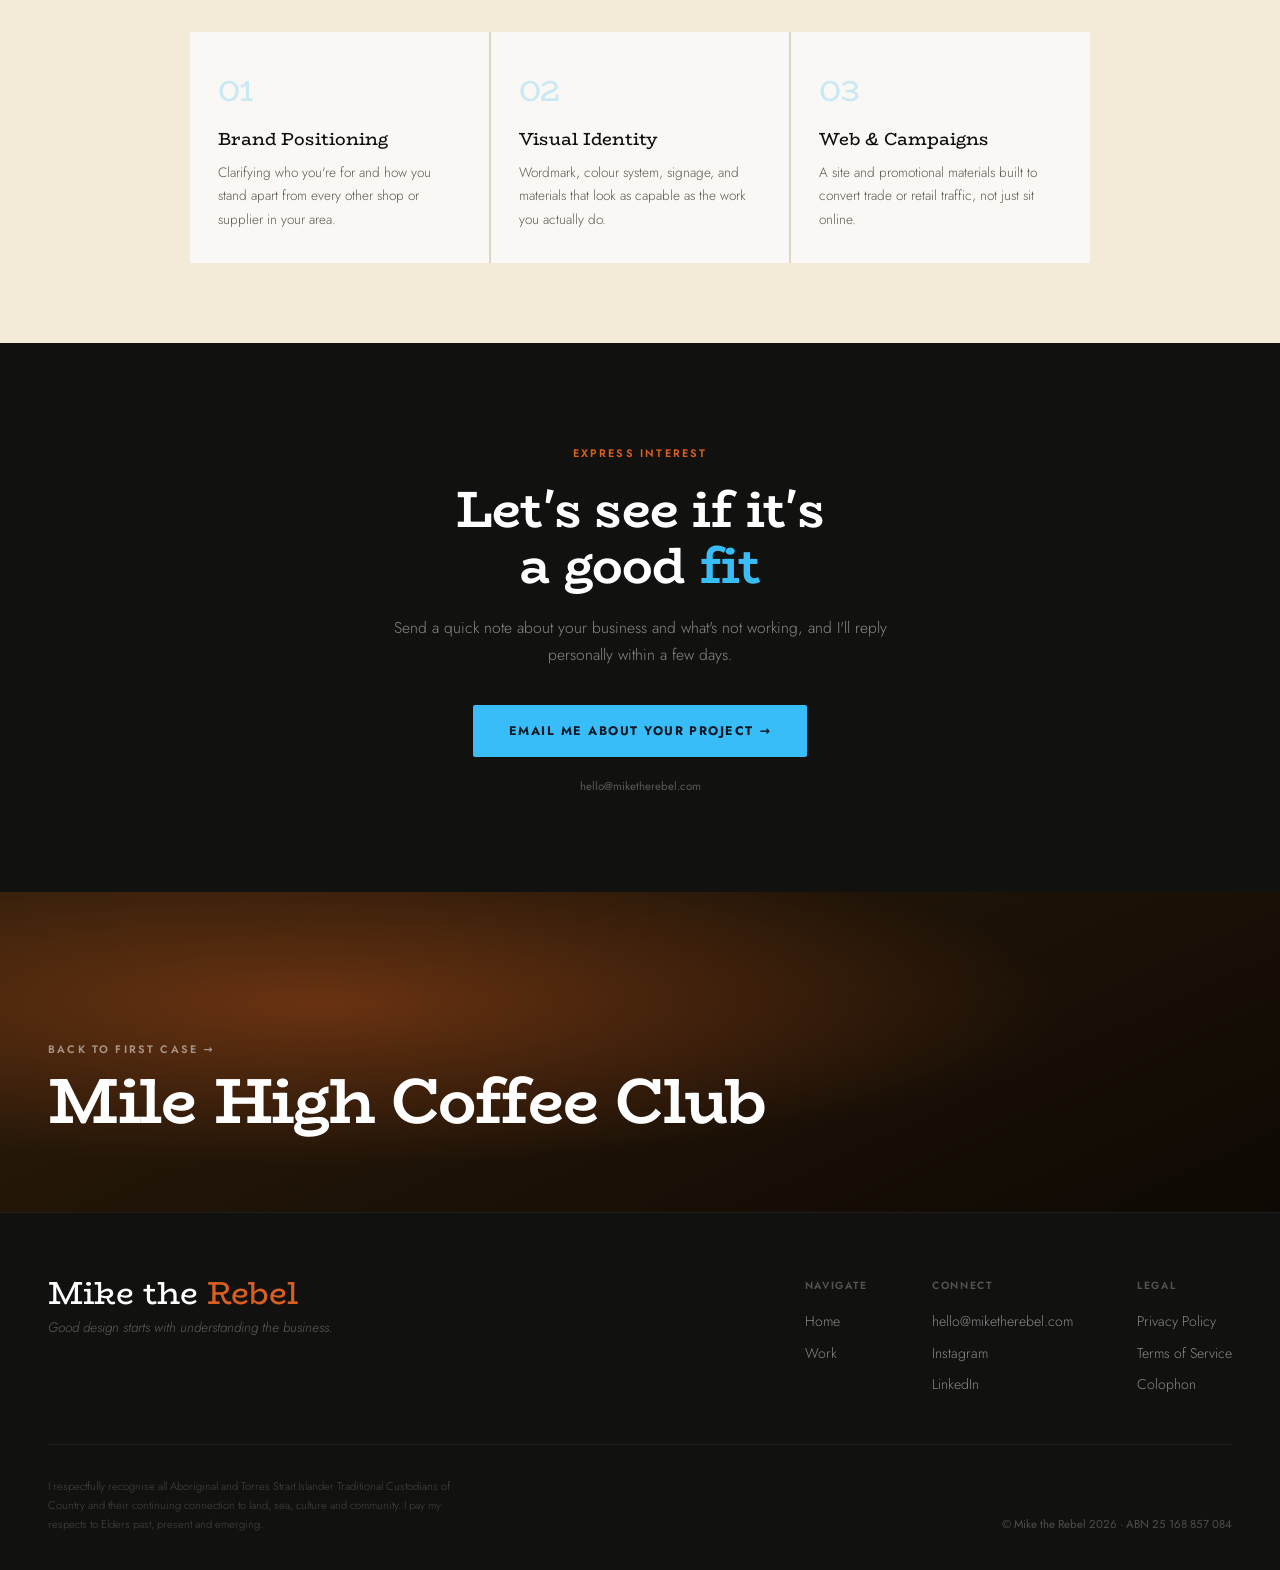
<file: case-auto.html>
<!DOCTYPE html>
<html lang="en">
<head>
<!-- Google Tag Manager -->
<script>(function(w,d,s,l,i){w[l]=w[l]||[];w[l].push({'gtm.start':new Date().getTime(),event:'gtm.js'});var f=d.getElementsByTagName(s)[0],j=d.createElement(s),dl=l!='dataLayer'?'&l='+l:'';j.async=true;j.src='https://www.googletagmanager.com/gtm.js?id='+i+dl;f.parentNode.insertBefore(j,f);})(window,document,'script','dataLayer','GTM-M5HVZM4V');</script>
<!-- End Google Tag Manager -->

<meta charset="UTF-8">
<meta name="viewport" content="width=device-width, initial-scale=1.0">
<title>Automotive Brands & Workshops · Mike Moreno</title>
<link rel="icon" href="assets/favicon.png">
<link href="https://fonts.googleapis.com/css2?family=BioRhyme:wght@800&family=Jost:wght@300;400;500;600;700&display=swap" rel="stylesheet">
<link rel="stylesheet" href="styles/site.css">
<link rel="stylesheet" href="styles/case-study.css">
<style>
.auto-holding {
  min-height: 90vh;
  background: linear-gradient(155deg,#0d1218 0%, #060809 100%);
  display: flex; flex-direction: column;
  align-items: center; justify-content: center;
  position: relative; overflow: hidden;
  text-align: center; padding: 8rem 3rem 4rem;
}
.auto-texture {
  position: absolute; inset: 0;
  background: radial-gradient(ellipse at 40% 40%, rgba(56,189,248,0.22) 0%, transparent 55%),
              radial-gradient(ellipse at 80% 20%, rgba(14,165,233,0.15) 0%, transparent 50%),
              radial-gradient(ellipse at 20% 80%, rgba(2,132,199,0.12) 0%, transparent 50%);
}
.auto-inner { position: relative; z-index: 2; max-width: 720px; }
.auto-pill {
  display: inline-flex; align-items: center; gap: 0.5rem;
  font-size: 0.62rem; font-weight: 600;
  letter-spacing: 0.2em; text-transform: uppercase;
  background: rgba(56,189,248,0.15); color: #38bdf8;
  padding: 0.4rem 1rem; border-radius: 2px;
  border: 1px solid rgba(56,189,248,0.25);
  margin-bottom: 2rem;
}
.auto-headline {
  font-family: var(--bio);
  font-size: clamp(2.8rem, 6.5vw, 5.5rem);
  color: var(--white); line-height: 0.98;
  letter-spacing: -0.02em;
  margin-bottom: 1.75rem;
}
.auto-headline .accent { color: #38bdf8; }
.auto-sub {
  font-size: 1.08rem; font-weight: 300;
  color: rgba(255,255,255,0.5);
  max-width: 520px; margin: 0 auto 2.5rem;
  line-height: 1.75;
}
.auto-tags {
  display: flex; align-items: center; justify-content: center;
  gap: 0.75rem; flex-wrap: wrap; margin-bottom: 2.5rem;
}
.auto-tag {
  font-size: 0.64rem; font-weight: 600;
  letter-spacing: 0.14em; text-transform: uppercase;
  background: rgba(255,255,255,0.06); color: rgba(255,255,255,0.5);
  padding: 0.35rem 0.8rem; border-radius: 2px;
  border: 1px solid rgba(255,255,255,0.08);
}

/* TEASER SECTIONS */
.auto-teaser {
  background: var(--page-bg);
  padding: 6rem 3rem;
  border-top: 1px solid var(--hairline);
}
.auto-teaser-inner {
  max-width: 700px; margin: 0 auto; text-align: center;
}
.auto-teaser-label {
  font-size: 0.65rem; font-weight: 600;
  letter-spacing: 0.2em; text-transform: uppercase;
  color: #38bdf8; margin-bottom: 1.5rem;
}
.auto-teaser-headline {
  font-family: var(--bio);
  font-size: clamp(2rem, 4vw, 3.5rem);
  color: var(--fg); line-height: 1.05;
  letter-spacing: -0.015em; margin-bottom: 1.5rem;
}
.auto-teaser-body {
  font-size: 1rem; font-weight: 300;
  color: var(--fg-muted); line-height: 1.85;
}

.auto-scope {
  background: var(--page-bg-alt);
  padding: 5rem 3rem;
  border-top: 1px solid var(--hairline);
}
.auto-scope-grid {
  display: grid; grid-template-columns: repeat(3, 1fr);
  gap: 2px; background: var(--hairline); max-width: 900px; margin: 3rem auto 0;
}
.auto-scope-item {
  background: var(--page-bg);
  padding: 2rem 1.75rem;
}
.auto-scope-num {
  font-family: var(--bio);
  font-size: 2rem; color: rgba(56,189,248,0.25);
  margin-bottom: 0.5rem; letter-spacing: -0.02em;
}
.auto-scope-name {
  font-family: var(--bio);
  font-size: 1.1rem; color: var(--fg);
  margin-bottom: 0.5rem;
}
.auto-scope-desc {
  font-size: 0.85rem; font-weight: 300;
  color: var(--fg-muted); line-height: 1.7;
}

/* EOI FORM */
.auto-eoi {
  background: var(--surface-dark);
  padding: 6rem 3rem;
  text-align: center;
}
.auto-eoi-inner { max-width: 520px; margin: 0 auto; }
.auto-eoi-headline {
  font-family: var(--bio);
  font-size: clamp(2rem, 4vw, 3.2rem);
  color: var(--white); line-height: 1.1;
  letter-spacing: -0.015em; margin-bottom: 1.25rem;
}
.auto-eoi-headline .accent { color: #38bdf8; }
.auto-eoi-body {
  font-size: 0.98rem; font-weight: 300;
  color: rgba(255,255,255,0.5);
  line-height: 1.75; margin-bottom: 2.25rem;
}
.auto-eoi-cta {
  display: inline-block;
  background: #38bdf8; color: #0c1a26;
  font-family: var(--sans); font-size: 0.78rem;
  font-weight: 700; letter-spacing: 0.12em; text-transform: uppercase;
  padding: 1rem 2.25rem; border-radius: 2px;
  text-decoration: none; transition: background 0.2s;
}
.auto-eoi-cta:hover { background: #7dd3fc; }
.auto-eoi-note {
  margin-top: 1.25rem;
  font-size: 0.72rem; color: rgba(255,255,255,0.3);
}

@media (max-width: 860px) {
  .auto-scope-grid { grid-template-columns: 1fr; }
  .auto-teaser, .auto-scope, .auto-eoi { padding: 4rem 1.5rem; }
}
</style>
</head>
<body>
<!-- Google Tag Manager (noscript) -->
<noscript><iframe src="https://www.googletagmanager.com/ns.html?id=GTM-M5HVZM4V" height="0" width="0" style="display:none;visibility:hidden"></iframe></noscript>
<!-- End Google Tag Manager (noscript) -->

<div id="nav-slot"></div>

<!-- HERO -->
<section class="auto-holding">
  <div class="auto-texture"></div>
  <div class="auto-inner">
    <div class="auto-pill">Automotive Brands &amp; Workshops</div>
    <h1 class="auto-headline">
      Run an Automotive<br>
      Brand or <span class="accent">Workshop?</span>
    </h1>
    <p class="auto-sub">I've spent time inside the automotive trade, helping a manufacturer sharpen how it shows up to distributors and customers. If you run a workshop, dealership, or parts brand that feels stuck or dated, I'd like to hear about it.</p>
    <div class="auto-tags">
      <span class="auto-tag">Brand Strategy</span>
      <span class="auto-tag">Visual Identity</span>
      <span class="auto-tag">Web Design</span>
      <span class="auto-tag">Campaign Direction</span>
    </div>
  </div>
</section>

<!-- WHY -->
<section class="auto-teaser reveal">
  <div class="auto-teaser-inner">
    <p class="auto-teaser-label">Why Automotive</p>
    <h2 class="auto-teaser-headline">An industry built on legacy,<br>often light on <span class="accent">brand</span></h2>
    <p class="auto-teaser-body" style="max-width:56ch;margin:0 auto;">Automotive businesses tend to be excellent at the trade and underinvested in how they present it: dated catalogues, generic sites, brand systems nobody's touched in a decade. That gap is an opportunity. I've worked inside this space and understand its trade dynamics, its customers, and where the presentation usually falls short.</p>
  </div>
</section>

<!-- SCOPE -->
<section class="auto-scope reveal">
  <div class="auto-teaser-inner" style="text-align:left; max-width:none;">
    <p class="auto-teaser-label" style="text-align:center;">What I Can Help With</p>
    <h2 class="auto-teaser-headline" style="text-align:center;">Wherever the <span class="accent">gap</span> is</h2>
  </div>
  <div class="auto-scope-grid">
    <div class="auto-scope-item">
      <div class="auto-scope-num">01</div>
      <div class="auto-scope-name">Brand Positioning</div>
      <div class="auto-scope-desc">Clarifying who you're for and how you stand apart from every other shop or supplier in your area.</div>
    </div>
    <div class="auto-scope-item">
      <div class="auto-scope-num">02</div>
      <div class="auto-scope-name">Visual Identity</div>
      <div class="auto-scope-desc">Wordmark, colour system, signage, and materials that look as capable as the work you actually do.</div>
    </div>
    <div class="auto-scope-item">
      <div class="auto-scope-num">03</div>
      <div class="auto-scope-name">Web &amp; Campaigns</div>
      <div class="auto-scope-desc">A site and promotional materials built to convert trade or retail traffic, not just sit online.</div>
    </div>
  </div>
</section>

<!-- EOI -->
<section class="auto-eoi reveal">
  <div class="auto-eoi-inner">
    <p class="sec-label" style="justify-content:center;">Express Interest</p>
    <h2 class="auto-eoi-headline" style="margin-top:1rem;">Let's see if it's<br>a good <span class="accent">fit</span></h2>
    <p class="auto-eoi-body">Send a quick note about your business and what's not working, and I'll reply personally within a few days.</p>
    <a href="mailto:hello@miketherebel.com?subject=Automotive%20Project%20Enquiry" class="auto-eoi-cta">Email Me About Your Project →</a>
    <p class="auto-eoi-note">hello@miketherebel.com</p>
  </div>
</section>

<div class="cs-next" style="border-top: none;">
  <a href="case-mile-high.html" class="cs-next-inner">
    <span class="cs-next-label">Back to First Case →</span>
    <h2 class="cs-next-title">Mile High Coffee Club</h2>
    <div class="cs-next-bg" style="background:linear-gradient(155deg,#2d1c0a,#0e0904)"></div>
    <div class="cs-next-texture" style="background:radial-gradient(ellipse at 25% 35%, rgba(217,95,32,0.38) 0%, transparent 55%)"></div>
  </a>
</div>

<div id="footer-slot"></div>
<script src="scripts/chrome.js"></script>
<script>MTR.injectChrome({ onDark: false });</script>
</body>
</html>
</file>
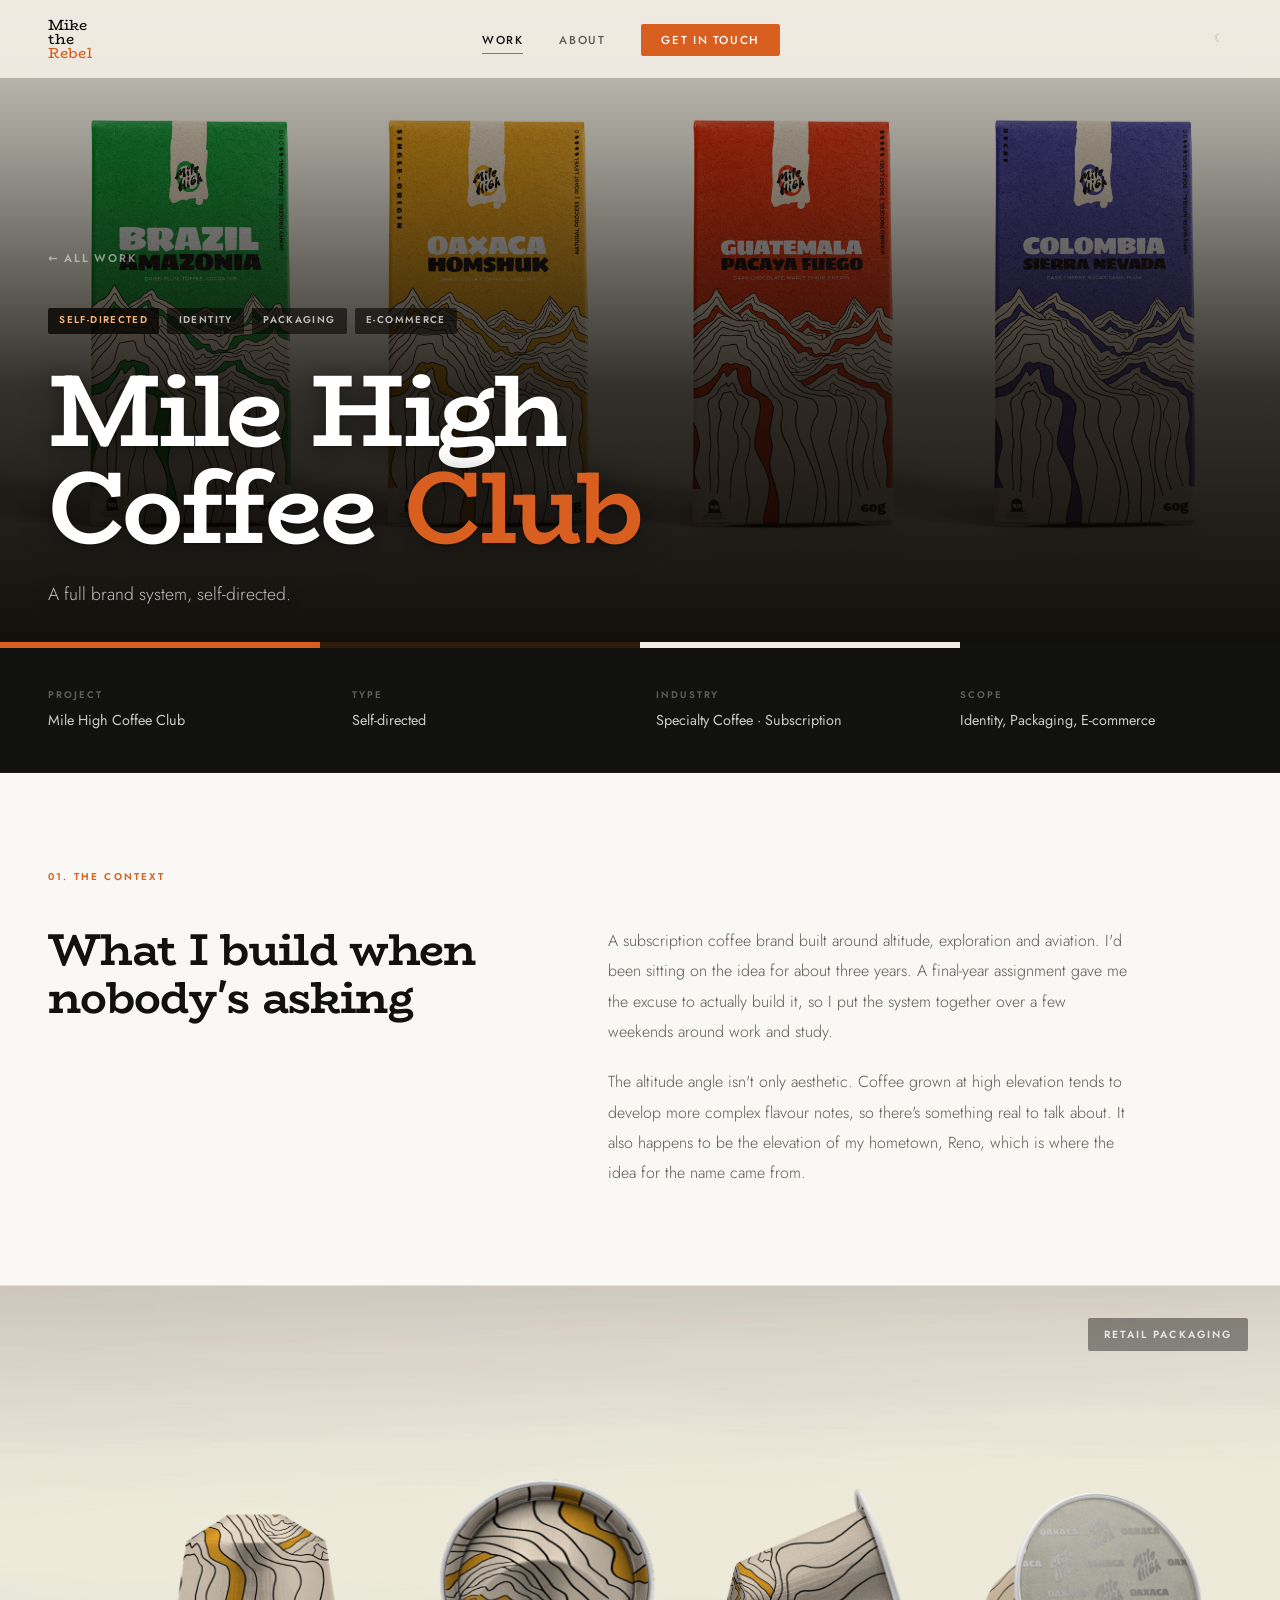
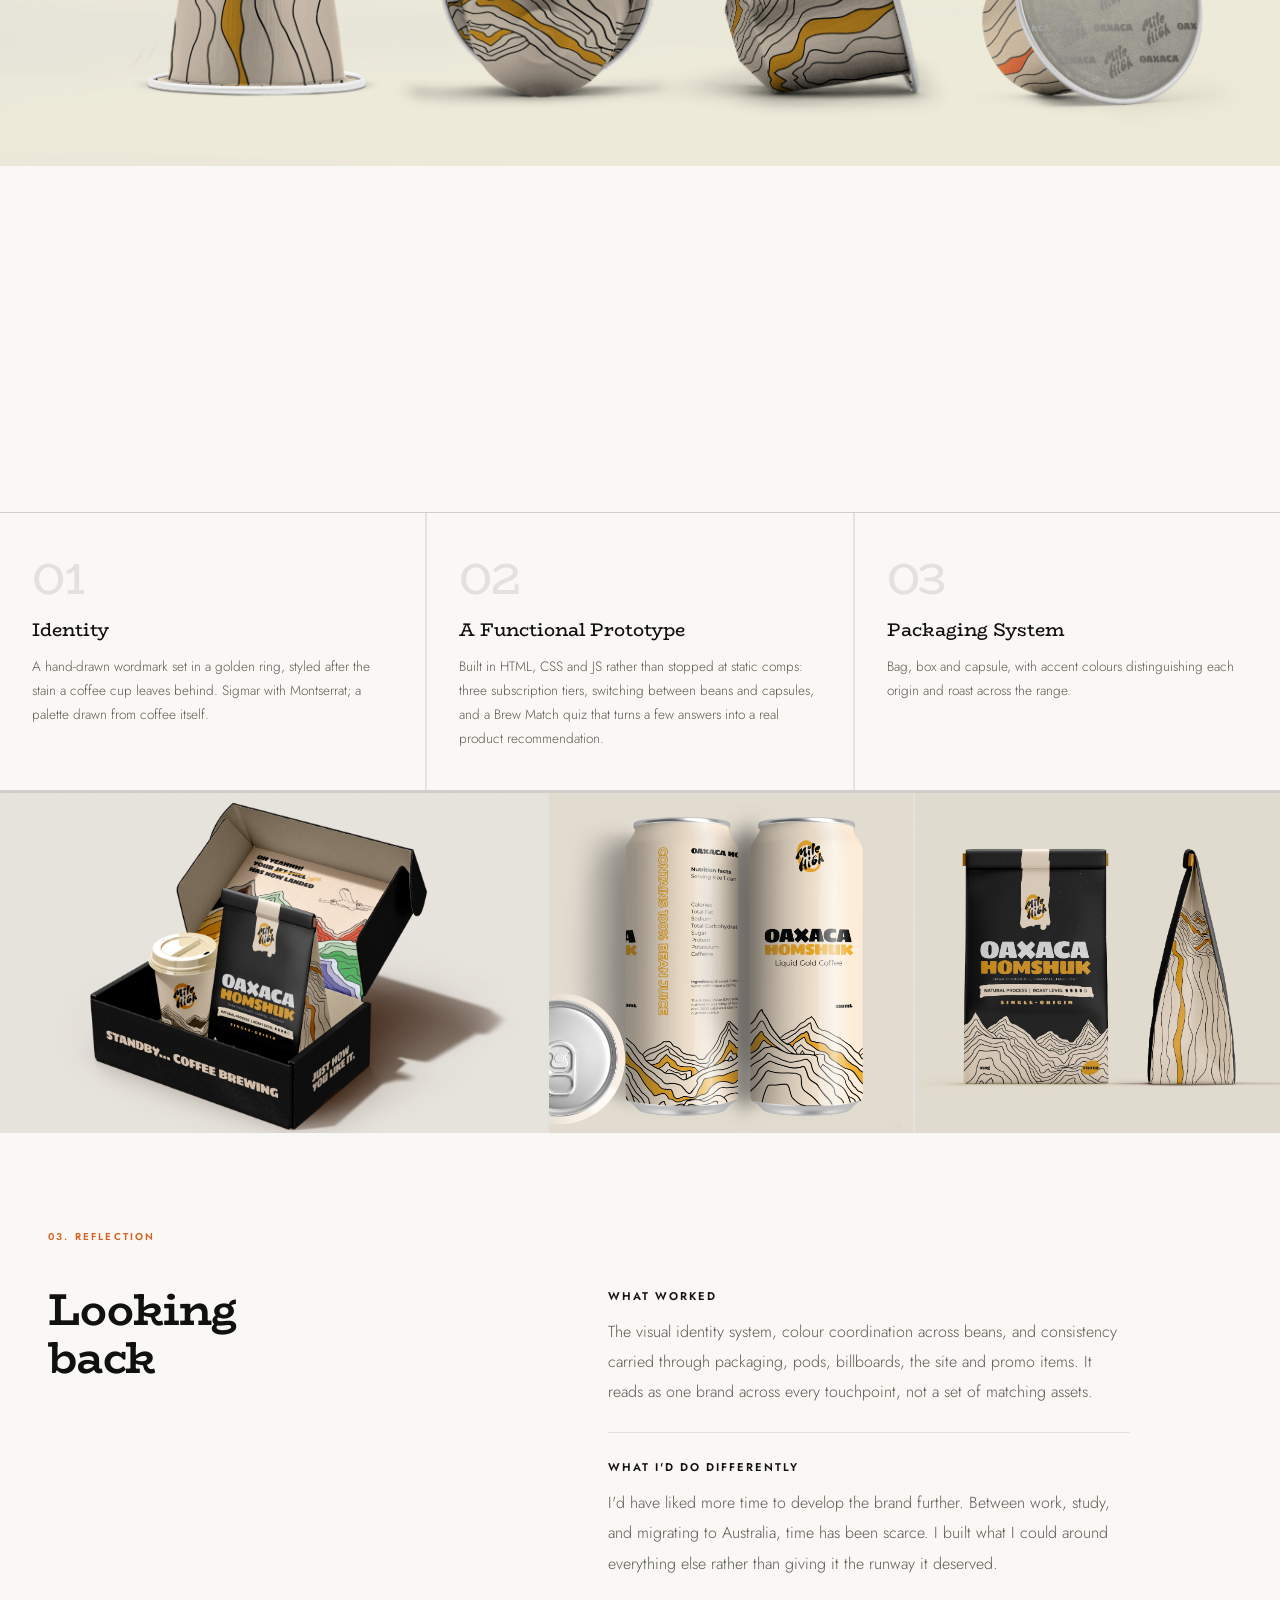
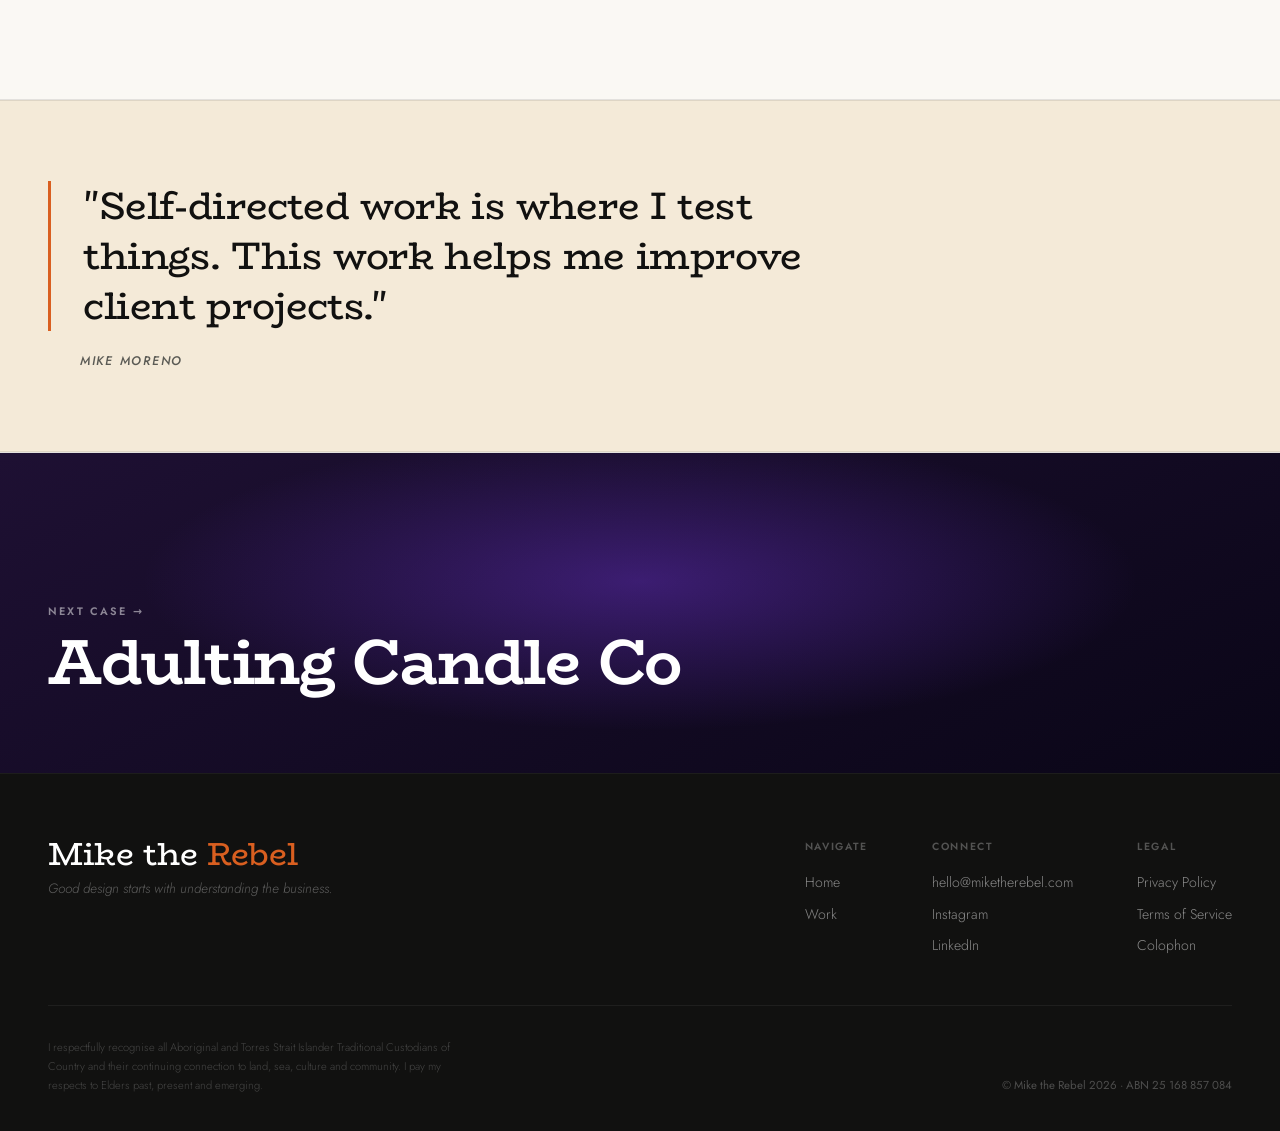
<file: case-mile-high.html>
<!DOCTYPE html>
<html lang="en">
<head>
<!-- Google Tag Manager -->
<script>(function(w,d,s,l,i){w[l]=w[l]||[];w[l].push({'gtm.start':new Date().getTime(),event:'gtm.js'});var f=d.getElementsByTagName(s)[0],j=d.createElement(s),dl=l!='dataLayer'?'&l='+l:'';j.async=true;j.src='https://www.googletagmanager.com/gtm.js?id='+i+dl;f.parentNode.insertBefore(j,f);})(window,document,'script','dataLayer','GTM-M5HVZM4V');</script>
<!-- End Google Tag Manager -->

<meta charset="UTF-8">
<meta name="viewport" content="width=device-width, initial-scale=1.0">
<title>Mile High Coffee Club · Mike the Rebel</title>
<link rel="icon" href="assets/favicon.png">
<link href="https://fonts.googleapis.com/css2?family=BioRhyme:wght@800&family=Jost:wght@300;400;500;600;700&display=swap" rel="stylesheet">
<link rel="stylesheet" href="styles/site.css">
<link rel="stylesheet" href="styles/case-study.css">
</head>
<body>
<!-- Google Tag Manager (noscript) -->
<noscript><iframe src="https://www.googletagmanager.com/ns.html?id=GTM-M5HVZM4V" height="0" width="0" style="display:none;visibility:hidden"></iframe></noscript>
<!-- End Google Tag Manager (noscript) -->

<div id="nav-slot"></div>

<!-- CASE HERO -->
<header class="cs-hero" style="--accent:#d95f20; --accent-glow: rgba(217,95,32,0.3);">
  <div class="cs-hero-bg">
    <img src="assets/case-studies/mile-high/gallery-4.jpg" alt="Mile High Coffee Club retail box range" style="width:100%;height:100%;object-fit:cover;object-position:center;">
    <div class="cs-hero-grad" style="background: linear-gradient(0deg, rgba(8,5,2,0.96) 0%, rgba(8,5,2,0.82) 40%, rgba(8,5,2,0.4) 75%, rgba(8,5,2,0.15) 100%);"></div>
  </div>
  <div class="cs-hero-content">
    <a href="work.html" class="cs-back">← All Work</a>
    <div class="cs-meta-row">
      <span class="cs-meta-pill" style="background: rgba(8,5,2,0.8); color: #f3b27e;">Self-directed</span>
      <span class="cs-meta-pill" style="background: rgba(8,5,2,0.6);">Identity</span>
      <span class="cs-meta-pill" style="background: rgba(8,5,2,0.6);">Packaging</span>
      <span class="cs-meta-pill" style="background: rgba(8,5,2,0.6);">E-commerce</span>
    </div>
    <h1 class="cs-headline">Mile High<br>Coffee <span style="color:#d95f20">Club</span></h1>
    <p class="cs-tagline">A full brand system, self-directed.</p>
  </div>
  <div class="cs-hero-swatch">
    <div class="cs-swatch-block" style="background:#d95f20"></div>
    <div class="cs-swatch-block" style="background:#2d1c0a"></div>
    <div class="cs-swatch-block" style="background:#f2ede4"></div>
    <div class="cs-swatch-block" style="background:#111110"></div>
  </div>
</header>

<!-- OVERVIEW -->
<section class="cs-overview">
  <div class="cs-overview-grid">
    <div class="cs-kv"><span class="cs-kv-label">Project</span><span class="cs-kv-val">Mile High Coffee Club</span></div>
    <div class="cs-kv"><span class="cs-kv-label">Type</span><span class="cs-kv-val">Self-directed</span></div>
    <div class="cs-kv"><span class="cs-kv-label">Industry</span><span class="cs-kv-val">Specialty Coffee · Subscription</span></div>
    <div class="cs-kv"><span class="cs-kv-label">Scope</span><span class="cs-kv-val">Identity, Packaging, E-commerce</span></div>
  </div>
</section>

<main class="cs-body">

  <section class="cs-section reveal">
    <div class="cs-section-label">01. The Context</div>
    <div class="cs-section-grid">
      <h2 class="cs-section-headline">What I build when<br>nobody's asking</h2>
      <div class="cs-section-copy">
        <p>A subscription coffee brand built around altitude, exploration and aviation. I'd been sitting on the idea for about three years. A final-year assignment gave me the excuse to actually build it, so I put the system together over a few weekends around work and study.</p>
        <p>The altitude angle isn't only aesthetic. Coffee grown at high elevation tends to develop more complex flavour notes, so there's something real to talk about. It also happens to be the elevation of my hometown, Reno, which is where the idea for the name came from.</p>
      </div>
    </div>
  </section>
  <div class="cs-visual-break" style="min-height: 480px; position: relative; overflow: hidden;">
    <img src="assets/case-studies/mile-high/gallery-2.jpg" alt="Mile High Coffee Club capsule range" style="width:100%;height:100%;object-fit:cover;position:absolute;inset:0;">
    <div style="position:absolute;top:2rem;right:2rem;z-index:2;text-align:right;background:rgba(0,0,0,0.4);padding:0.5rem 1rem;border-radius:2px;">
      <p style="font-size:0.65rem;font-weight:600;letter-spacing:0.2em;text-transform:uppercase;color:rgba(255,255,255,0.8);">Retail Packaging</p>
    </div>
  </div>
  <section class="cs-section reveal">
    <div class="cs-section-label">02. What I Built</div>
    <div class="cs-section-grid">
      <h2 class="cs-section-headline">What I<br>Built</h2>
      <div class="cs-section-copy">
        <p>A full brand system, self-directed.</p>
      </div>
    </div>
  </section>
  <div class="cs-process-steps cs-process-steps--3">
    <div class="cs-step">
      <div class="cs-step-num">01</div>
      <div class="cs-step-title">Identity</div>
      <div class="cs-step-desc">A hand-drawn wordmark set in a golden ring, styled after the stain a coffee cup leaves behind. Sigmar with Montserrat; a palette drawn from coffee itself.</div>
    </div>
    <div class="cs-step">
      <div class="cs-step-num">02</div>
      <div class="cs-step-title">A Functional Prototype</div>
      <div class="cs-step-desc">Built in HTML, CSS and JS rather than stopped at static comps: three subscription tiers, switching between beans and capsules, and a Brew Match quiz that turns a few answers into a real product recommendation.</div>
    </div>
    <div class="cs-step">
      <div class="cs-step-num">03</div>
      <div class="cs-step-title">Packaging System</div>
      <div class="cs-step-desc">Bag, box and capsule, with accent colours distinguishing each origin and roast across the range.</div>
    </div>
  </div>
  <div class="cs-visual-grid">
    <div class="csv-block csv-block-a" style="min-height:340px; position:relative; overflow:hidden;">
      <img src="assets/case-studies/mile-high/hero.jpg" alt="Mile High Coffee Club unboxing set" style="width:100%;height:100%;object-fit:cover;position:absolute;inset:0;">
    </div>
    <div class="csv-block csv-block-b" style="min-height:340px; position:relative; overflow:hidden;">
      <img src="assets/case-studies/mile-high/gallery-3.jpg" alt="Mile High Coffee Club packaging detail" style="width:100%;height:100%;object-fit:cover;position:absolute;inset:0;">
    </div>
    <div class="csv-block csv-block-c" style="position:relative; overflow:hidden; min-height:340px;">
      <img src="assets/case-studies/mile-high/gallery-1.jpg" alt="Mile High Coffee Club packaging detail" style="width:100%;height:100%;object-fit:cover;position:absolute;inset:0;">
    </div>
  </div>
  <section class="cs-section reveal">
    <div class="cs-section-label">03. Reflection</div>
    <div class="cs-section-grid">
      <h2 class="cs-section-headline">Looking<br>back</h2>
      <div class="cs-section-copy">
        <div class="cs-reflect"><div class="cs-reflect-item"><span class="cs-reflect-label">What worked</span><p>The visual identity system, colour coordination across beans, and consistency carried through packaging, pods, billboards, the site and promo items. It reads as one brand across every touchpoint, not a set of matching assets.</p></div><div class="cs-reflect-item"><span class="cs-reflect-label">What I'd do differently</span><p>I'd have liked more time to develop the brand further. Between work, study, and migrating to Australia, time has been scarce. I built what I could around everything else rather than giving it the runway it deserved.</p></div></div>
      </div>
    </div>
  </section>
  <div class="cs-pull-quote">
    <blockquote>"Self-directed work is where I test things. This work helps me improve client projects."</blockquote>
    <cite>Mike Moreno</cite>
  </div>

</main>

<div class="cs-next">
  <!-- ADRAD hidden: was case-adrad.html / "Adrad" / #1c1010 → #060303 / rgba(220,38,38,0.38) -->
  <a href="case-adulting-candle.html" class="cs-next-inner">
    <span class="cs-next-label">Next Case →</span>
    <h2 class="cs-next-title">Adulting Candle Co</h2>
    <div class="cs-next-bg" style="background:linear-gradient(155deg,#1e1033,#0a0617)"></div>
    <div class="cs-next-texture" style="background:radial-gradient(ellipse at 50% 40%, rgba(124,58,237,0.38) 0%, transparent 55%)"></div>
  </a>
</div>

<div id="footer-slot"></div>
<script src="scripts/chrome.js"></script>
<script>MTR.injectChrome({ onDark: false });</script>
</body>
</html>
</file>
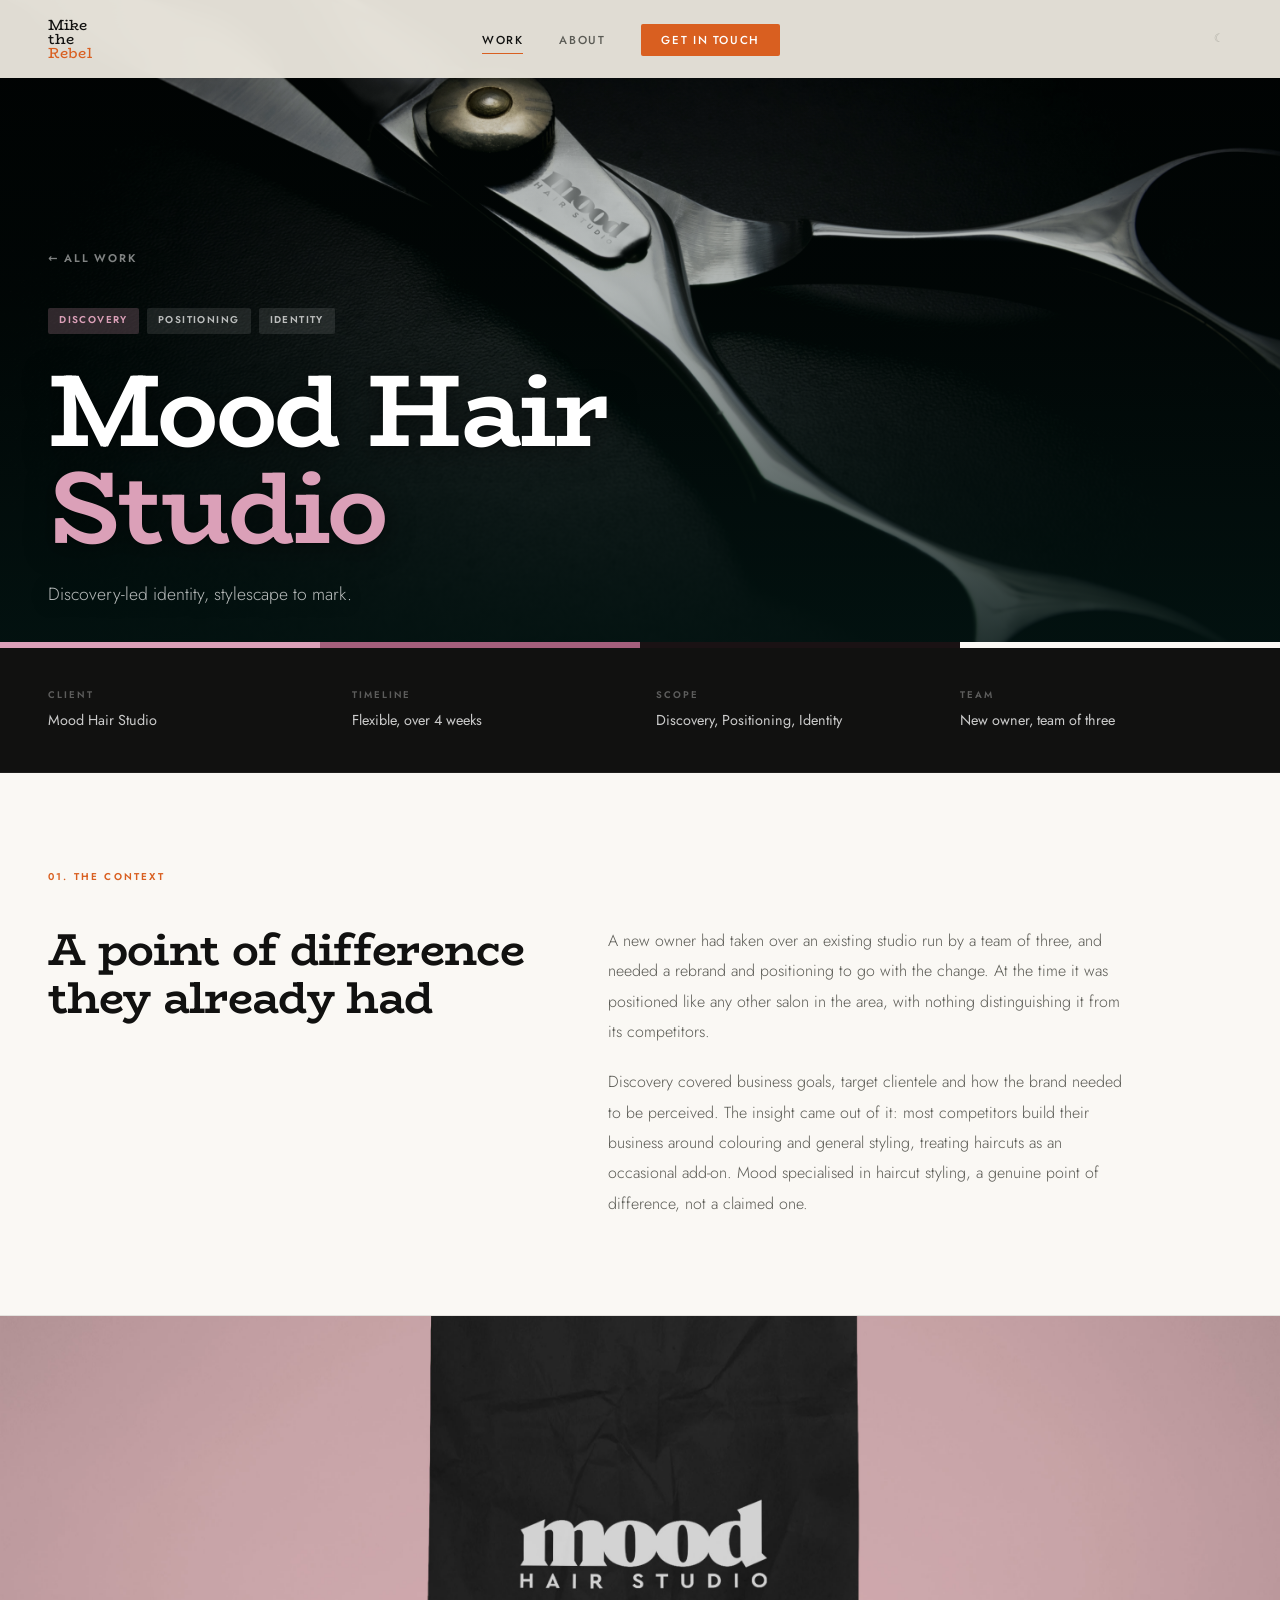
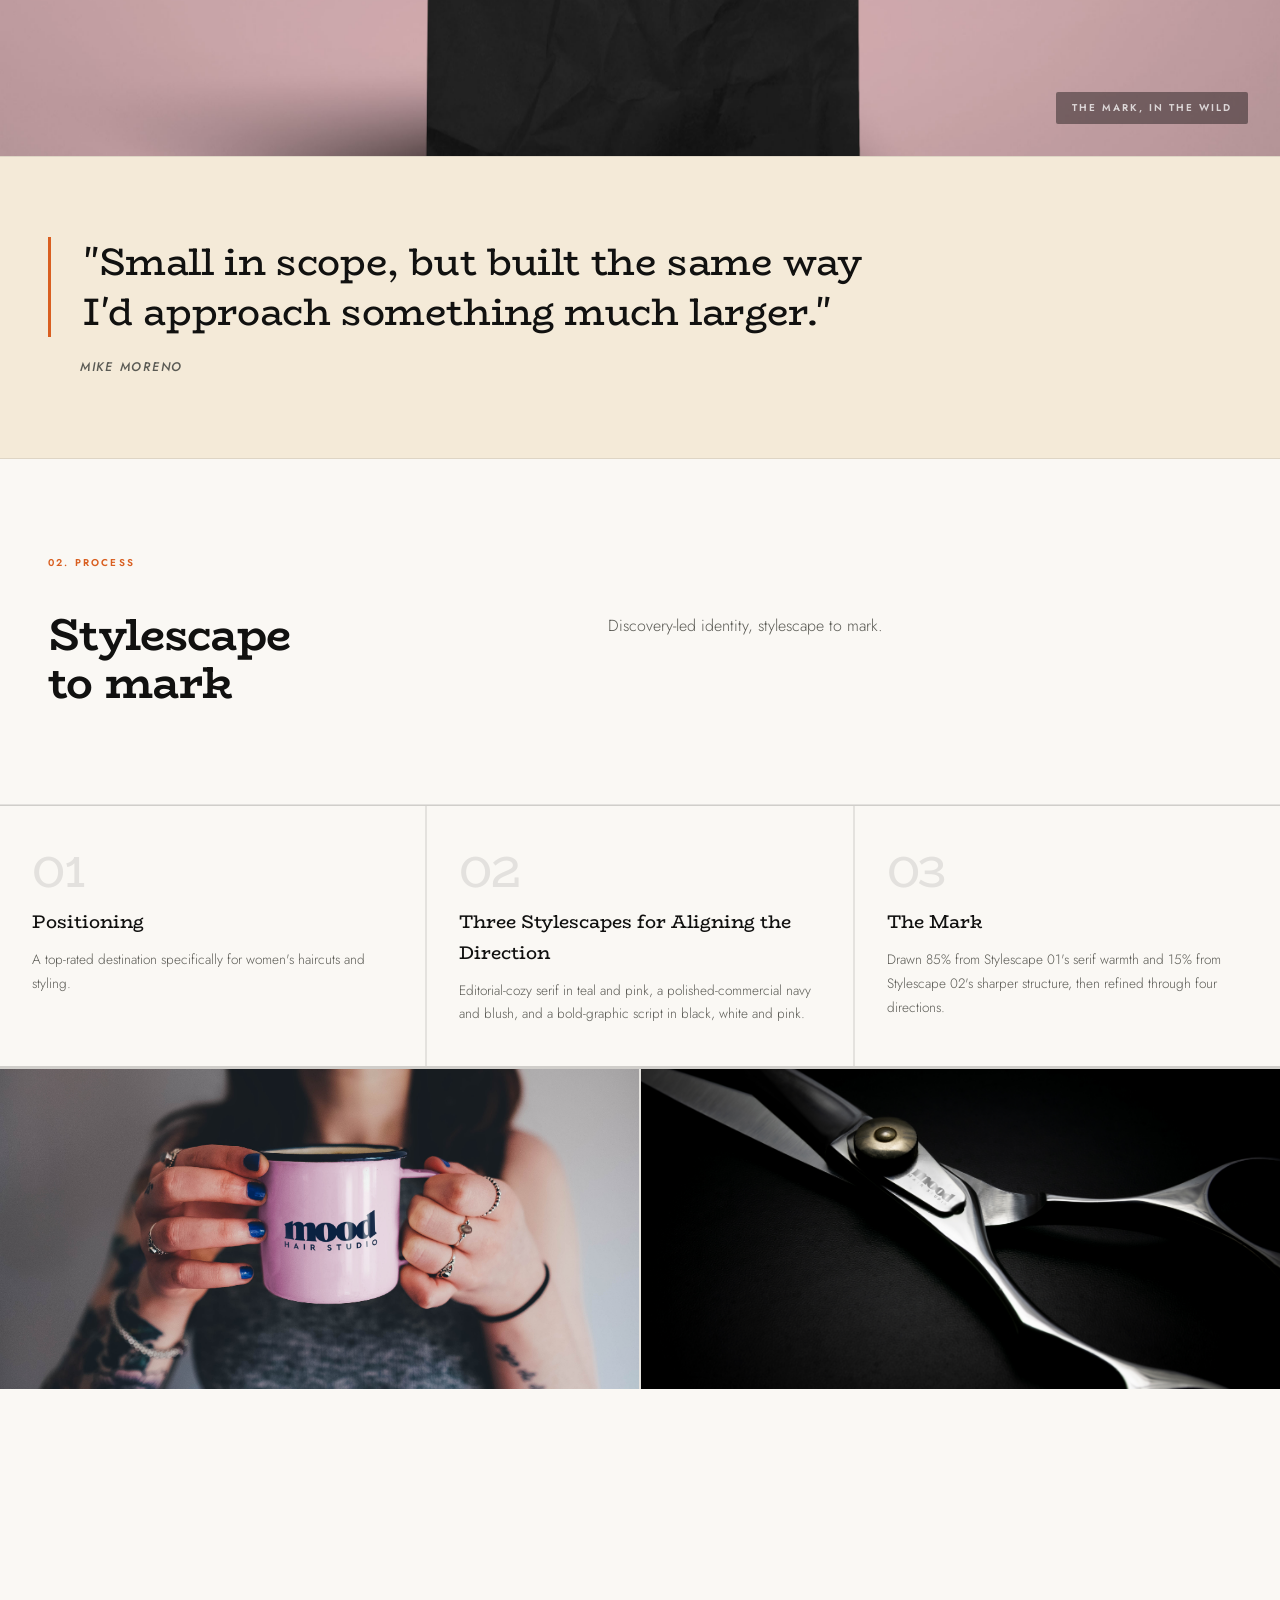
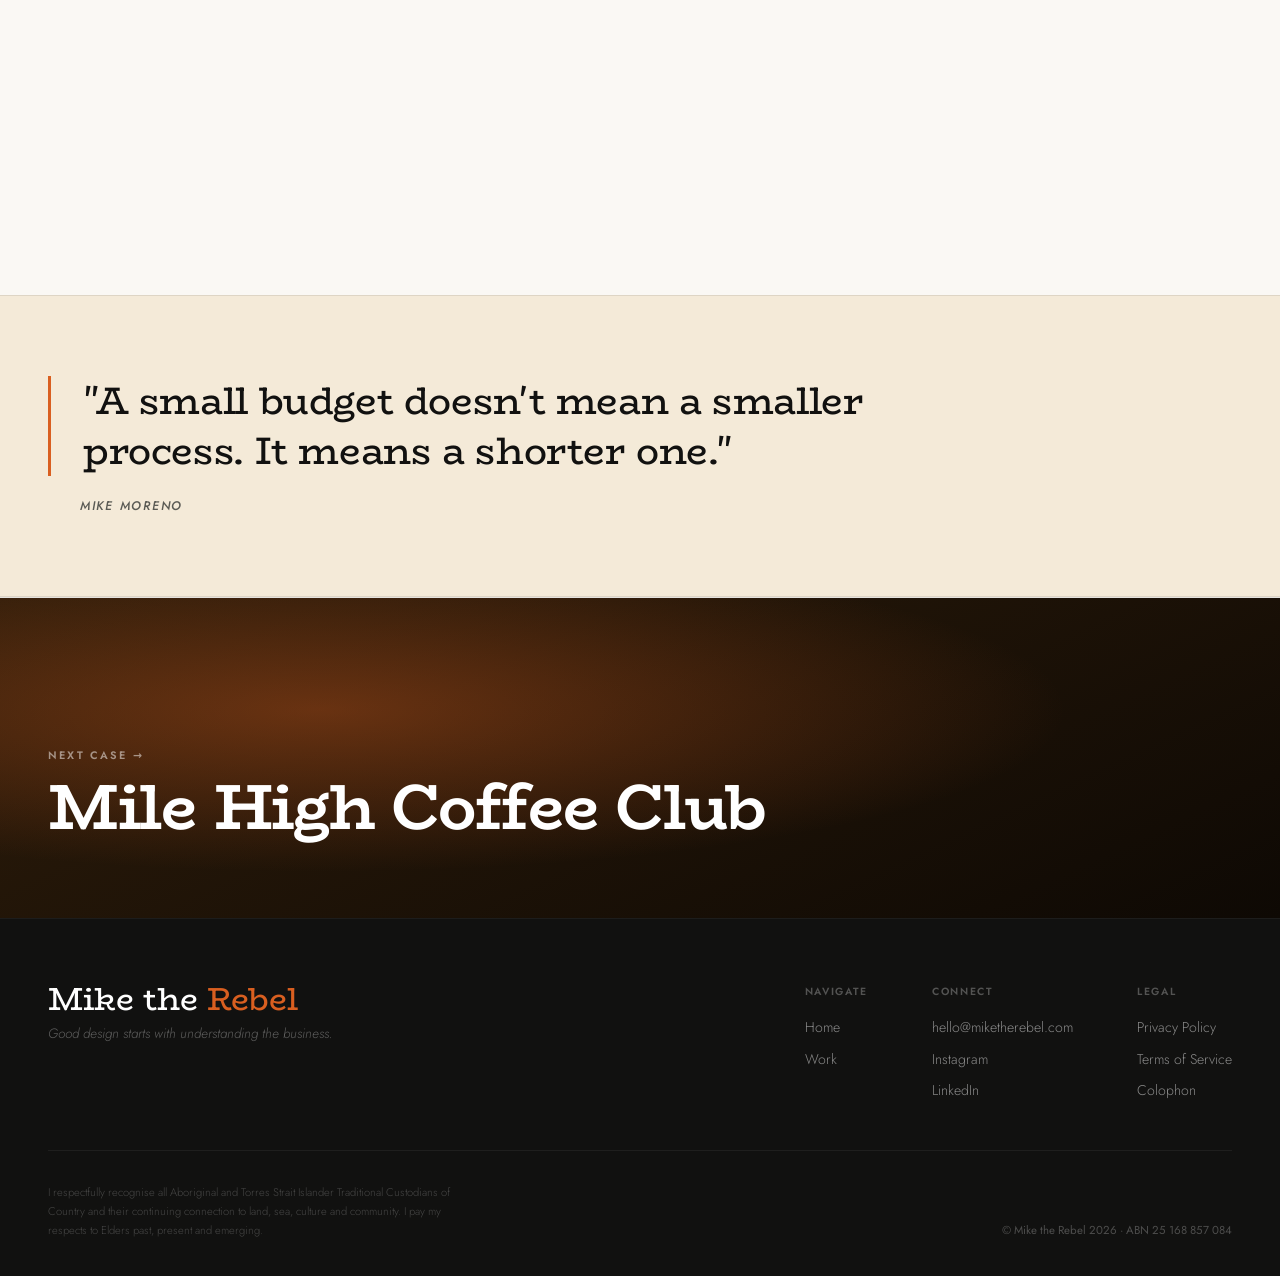
<file: case-mood-hair.html>
<!DOCTYPE html>
<html lang="en">
<head>
<!-- Google Tag Manager -->
<script>(function(w,d,s,l,i){w[l]=w[l]||[];w[l].push({'gtm.start':new Date().getTime(),event:'gtm.js'});var f=d.getElementsByTagName(s)[0],j=d.createElement(s),dl=l!='dataLayer'?'&l='+l:'';j.async=true;j.src='https://www.googletagmanager.com/gtm.js?id='+i+dl;f.parentNode.insertBefore(j,f);})(window,document,'script','dataLayer','GTM-M5HVZM4V');</script>
<!-- End Google Tag Manager -->

<meta charset="UTF-8">
<meta name="viewport" content="width=device-width, initial-scale=1.0">
<title>Mood Hair Studio · Mike the Rebel</title>
<link rel="icon" href="assets/favicon.png">
<link href="https://fonts.googleapis.com/css2?family=BioRhyme:wght@800&family=Jost:wght@300;400;500;600;700&display=swap" rel="stylesheet">
<link rel="stylesheet" href="styles/site.css">
<link rel="stylesheet" href="styles/case-study.css">
</head>
<body>
<!-- Google Tag Manager (noscript) -->
<noscript><iframe src="https://www.googletagmanager.com/ns.html?id=GTM-M5HVZM4V" height="0" width="0" style="display:none;visibility:hidden"></iframe></noscript>
<!-- End Google Tag Manager (noscript) -->

<div id="nav-slot"></div>

<header class="cs-hero" style="--accent:#dba0b8;">
  <div class="cs-hero-bg">
    <img src="assets/case-studies/mood-hair/hero.jpg" alt="Mood Hair Studio shears" style="width:100%;height:100%;object-fit:cover;">
    <div class="cs-hero-grad" style="background: linear-gradient(0deg, rgba(3,20,18,0.88) 0%, rgba(3,20,18,0.3) 55%, rgba(3,20,18,0.1) 100%);"></div>
  </div>
  <div class="cs-hero-content">
    <a href="work.html" class="cs-back">← All Work</a>
    <div class="cs-meta-row">
      <span class="cs-meta-pill" style="background: rgba(219,160,184,0.22); color: #dba0b8;">Discovery</span>
      <span class="cs-meta-pill">Positioning</span>
      <span class="cs-meta-pill">Identity</span>
    </div>
    <h1 class="cs-headline">Mood Hair<br><span style="color:#dba0b8">Studio</span></h1>
    <p class="cs-tagline">Discovery-led identity, stylescape to mark.</p>
  </div>
  <div class="cs-hero-swatch">
    <div class="cs-swatch-block" style="background:#dba0b8"></div>
    <div class="cs-swatch-block" style="background:#a45f7c"></div>
    <div class="cs-swatch-block" style="background:#1a1214"></div>
    <div class="cs-swatch-block" style="background:#faf8f4"></div>
  </div>
</header>

<section class="cs-overview">
  <div class="cs-overview-grid">
    <div class="cs-kv"><span class="cs-kv-label">Client</span><span class="cs-kv-val">Mood Hair Studio</span></div>
    <div class="cs-kv"><span class="cs-kv-label">Timeline</span><span class="cs-kv-val">Flexible, over 4 weeks</span></div>
    <div class="cs-kv"><span class="cs-kv-label">Scope</span><span class="cs-kv-val">Discovery, Positioning, Identity</span></div>
    <div class="cs-kv"><span class="cs-kv-label">Team</span><span class="cs-kv-val">New owner, team of three</span></div>
  </div>
</section>

<main class="cs-body">

  <section class="cs-section reveal">
    <div class="cs-section-label">01. The Context</div>
    <div class="cs-section-grid">
      <h2 class="cs-section-headline">A point of difference<br>they already had</h2>
      <div class="cs-section-copy">
        <p>A new owner had taken over an existing studio run by a team of three, and needed a rebrand and positioning to go with the change. At the time it was positioned like any other salon in the area, with nothing distinguishing it from its competitors.</p>
        <p>Discovery covered business goals, target clientele and how the brand needed to be perceived. The insight came out of it: most competitors build their business around colouring and general styling, treating haircuts as an occasional add-on. Mood specialised in haircut styling, a genuine point of difference, not a claimed one.</p>
      </div>
    </div>
  </section>
  <div class="cs-visual-break" style="min-height: 440px; position: relative; overflow: hidden;">
    <img src="assets/case-studies/mood-hair/gallery-1.jpg" alt="Mood Hair Studio branded shopping bag" style="width:100%;height:100%;object-fit:cover;object-position:center 60%;position:absolute;inset:0;">
    <div style="position:absolute;bottom:2rem;right:2rem;z-index:2;background:rgba(0,0,0,0.4);padding:0.5rem 1rem;border-radius:2px;">
      <p style="font-size:0.62rem;font-weight:600;letter-spacing:0.2em;text-transform:uppercase;color:rgba(255,255,255,0.75);">The Mark, In The Wild</p>
    </div>
  </div>
  <div class="cs-pull-quote">
    <blockquote>"Small in scope, but built the same way I'd approach something much larger."</blockquote>
    <cite>Mike Moreno</cite>
  </div>
  <section class="cs-section reveal">
    <div class="cs-section-label">02. Process</div>
    <div class="cs-section-grid">
      <h2 class="cs-section-headline">Stylescape<br>to mark</h2>
      <div class="cs-section-copy">
        <p>Discovery-led identity, stylescape to mark.</p>
      </div>
    </div>
  </section>
  <div class="cs-process-steps cs-process-steps--3">
    <div class="cs-step">
      <div class="cs-step-num">01</div>
      <div class="cs-step-title">Positioning</div>
      <div class="cs-step-desc">A top-rated destination specifically for women's haircuts and styling.</div>
    </div>
    <div class="cs-step">
      <div class="cs-step-num">02</div>
      <div class="cs-step-title">Three Stylescapes for Aligning the Direction</div>
      <div class="cs-step-desc">Editorial-cozy serif in teal and pink, a polished-commercial navy and blush, and a bold-graphic script in black, white and pink.</div>
    </div>
    <div class="cs-step">
      <div class="cs-step-num">03</div>
      <div class="cs-step-title">The Mark</div>
      <div class="cs-step-desc">Drawn 85% from Stylescape 01's serif warmth and 15% from Stylescape 02's sharper structure, then refined through four directions.</div>
    </div>
  </div>
  <div class="cs-visual-grid" style="grid-template-columns: 1fr 1fr;">
    <div class="csv-block csv-block-a" style="min-height:320px; position:relative; overflow:hidden;">
      <img src="assets/case-studies/mood-hair/gallery-3.jpg" alt="Mood Hair Studio branded mug" style="width:100%;height:100%;object-fit:cover;position:absolute;inset:0;">
    </div>
    <div class="csv-block csv-block-b" style="min-height:320px; position:relative; overflow:hidden;">
      <img src="assets/case-studies/mood-hair/hero.jpg" alt="Mood Hair Studio branded shears" style="width:100%;height:100%;object-fit:cover;object-position:center 35%;position:absolute;inset:0;">
    </div>
  </div>
  <section class="cs-section reveal">
    <div class="cs-section-label">03. Reflection</div>
    <div class="cs-section-grid">
      <h2 class="cs-section-headline">Looking<br>back</h2>
      <div class="cs-section-copy">
        <div class="cs-reflect"><div class="cs-reflect-item"><span class="cs-reflect-label">What worked</span><p>The discovery session. The positioning came straight out of what the team already did better than anyone nearby, so nothing had to be invented for it.</p></div><div class="cs-reflect-item"><span class="cs-reflect-label">What I'd do differently</span><p>Three stylescapes was one too many. Two clear directions would have got us to the mark faster; the 3rd option mostly muddied the conversation.</p></div></div>
      </div>
    </div>
  </section>
  <div class="cs-pull-quote">
    <blockquote>"A small budget doesn't mean a smaller process. It means a shorter one."</blockquote>
    <cite>Mike Moreno</cite>
  </div>

</main>

<div class="cs-next">
  <a href="case-mile-high.html" class="cs-next-inner">
    <span class="cs-next-label">Next Case →</span>
    <h2 class="cs-next-title">Mile High Coffee Club</h2>
    <div class="cs-next-bg" style="background:linear-gradient(155deg,#2d1c0a,#0e0904)"></div>
    <div class="cs-next-texture" style="background:radial-gradient(ellipse at 25% 35%, rgba(217,95,32,0.38) 0%, transparent 55%)"></div>
  </a>
</div>

<div id="footer-slot"></div>
<script src="scripts/chrome.js"></script>
<script>MTR.injectChrome({ onDark: false });</script>
</body>
</html>
</file>
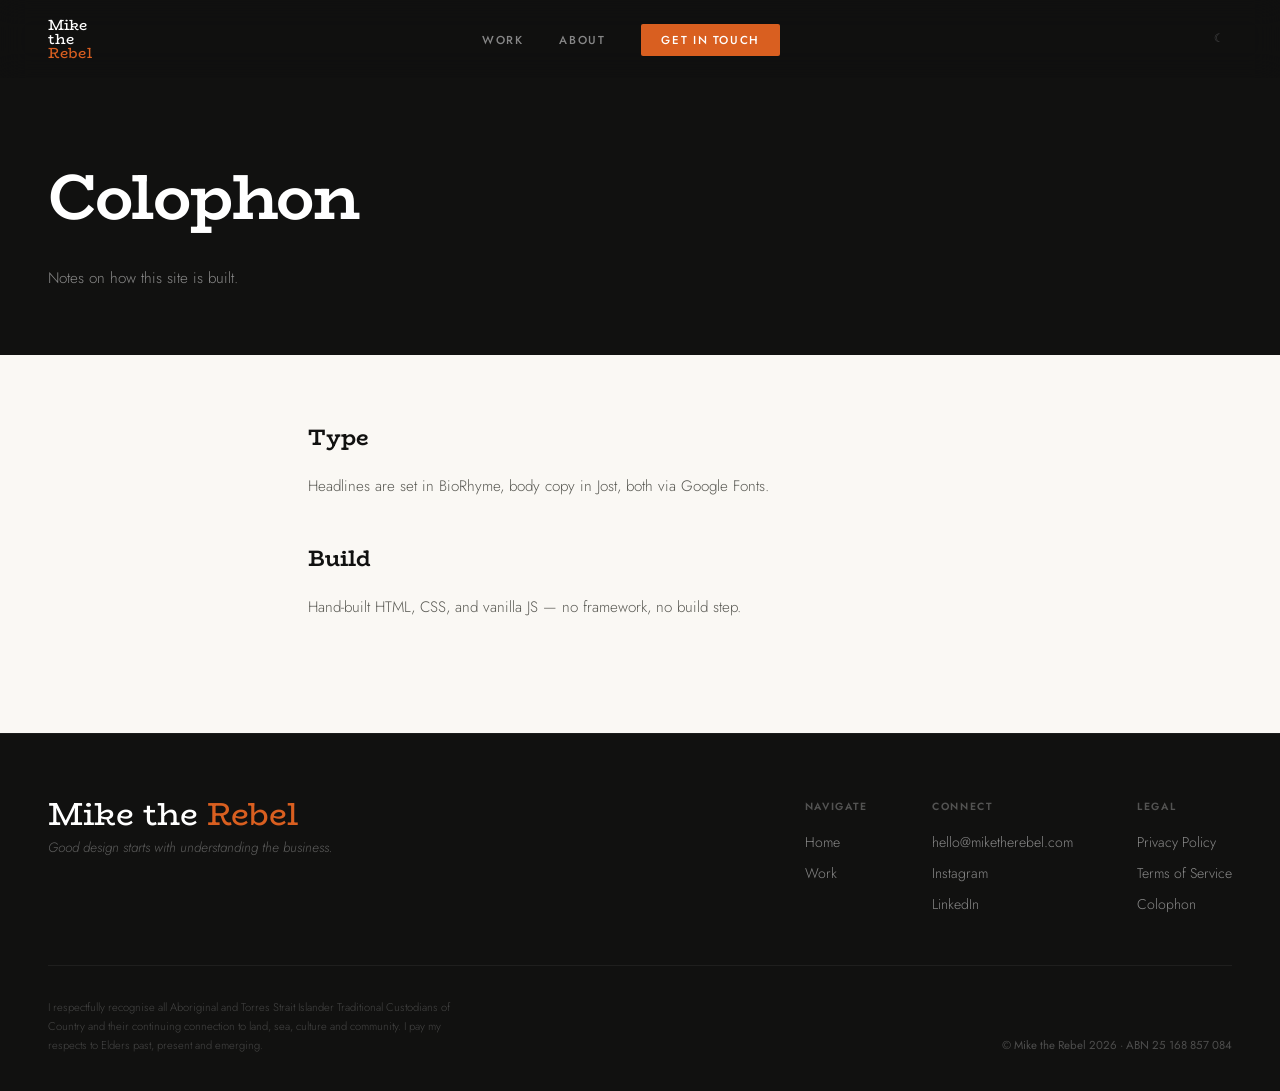
<file: colophon.html>
<!DOCTYPE html>
<html lang="en">
<head>
<!-- Google Tag Manager -->
<script>(function(w,d,s,l,i){w[l]=w[l]||[];w[l].push({'gtm.start':new Date().getTime(),event:'gtm.js'});var f=d.getElementsByTagName(s)[0],j=d.createElement(s),dl=l!='dataLayer'?'&l='+l:'';j.async=true;j.src='https://www.googletagmanager.com/gtm.js?id='+i+dl;f.parentNode.insertBefore(j,f);})(window,document,'script','dataLayer','GTM-M5HVZM4V');</script>
<!-- End Google Tag Manager -->

<meta charset="UTF-8">
<meta name="viewport" content="width=device-width, initial-scale=1.0">
<title>Colophon · Mike the Rebel</title>
<link rel="icon" href="assets/favicon.png">
<link href="https://fonts.googleapis.com/css2?family=BioRhyme:wght@800&family=Jost:wght@300;400;500;600;700&display=swap" rel="stylesheet">
<link rel="stylesheet" href="styles/site.css">
</head>
<body>
<!-- Google Tag Manager (noscript) -->
<noscript><iframe src="https://www.googletagmanager.com/ns.html?id=GTM-M5HVZM4V" height="0" width="0" style="display:none;visibility:hidden"></iframe></noscript>
<!-- End Google Tag Manager (noscript) -->

<div id="nav-slot"></div>
<header class="legal-hero"><h1>Colophon</h1><p>Notes on how this site is built.</p></header>
<main class="legal-body">
<h2>Type</h2>
<p>Headlines are set in BioRhyme, body copy in Jost, both via Google Fonts.</p>
<h2>Build</h2>
<p>Hand-built HTML, CSS, and vanilla JS — no framework, no build step.</p>
</main>
<div id="footer-slot"></div>
<script src="scripts/chrome.js"></script>
<script>MTR.injectChrome({ onDark: true });</script>
</body>
</html>
</file>
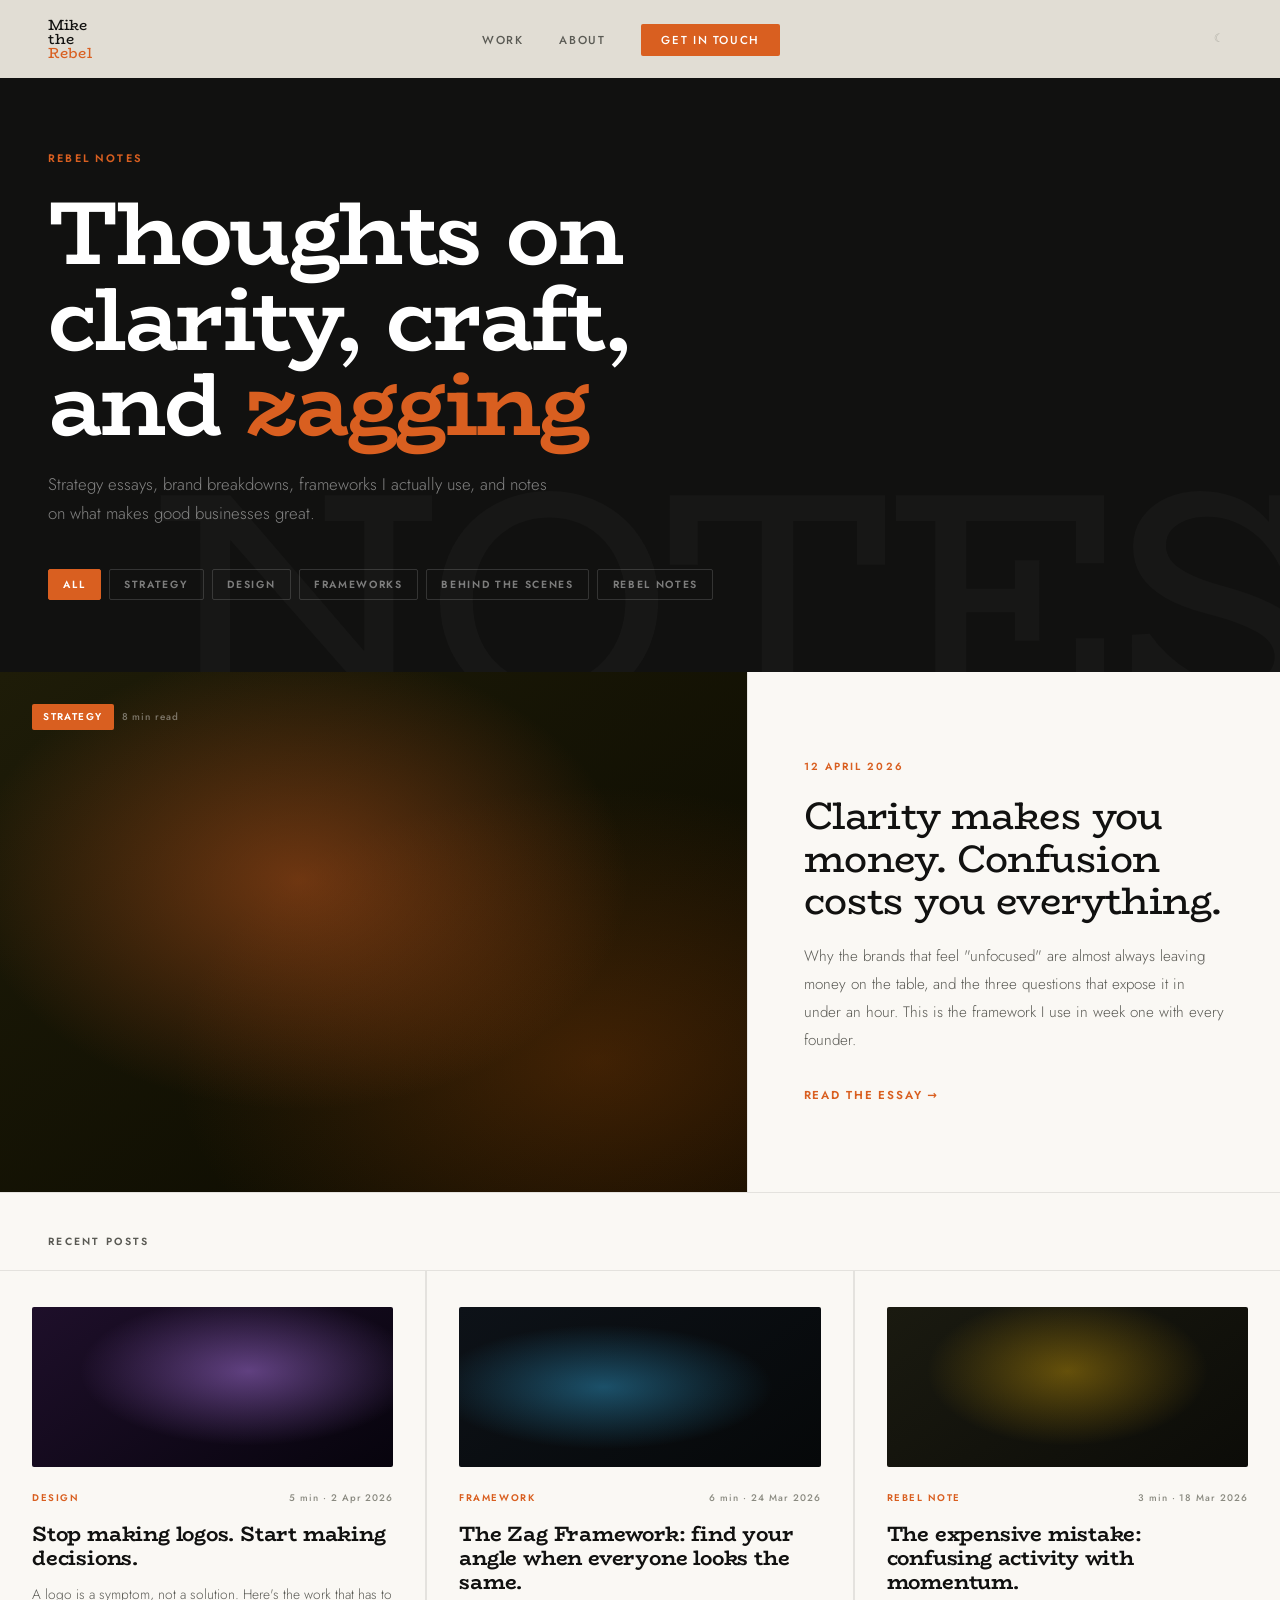
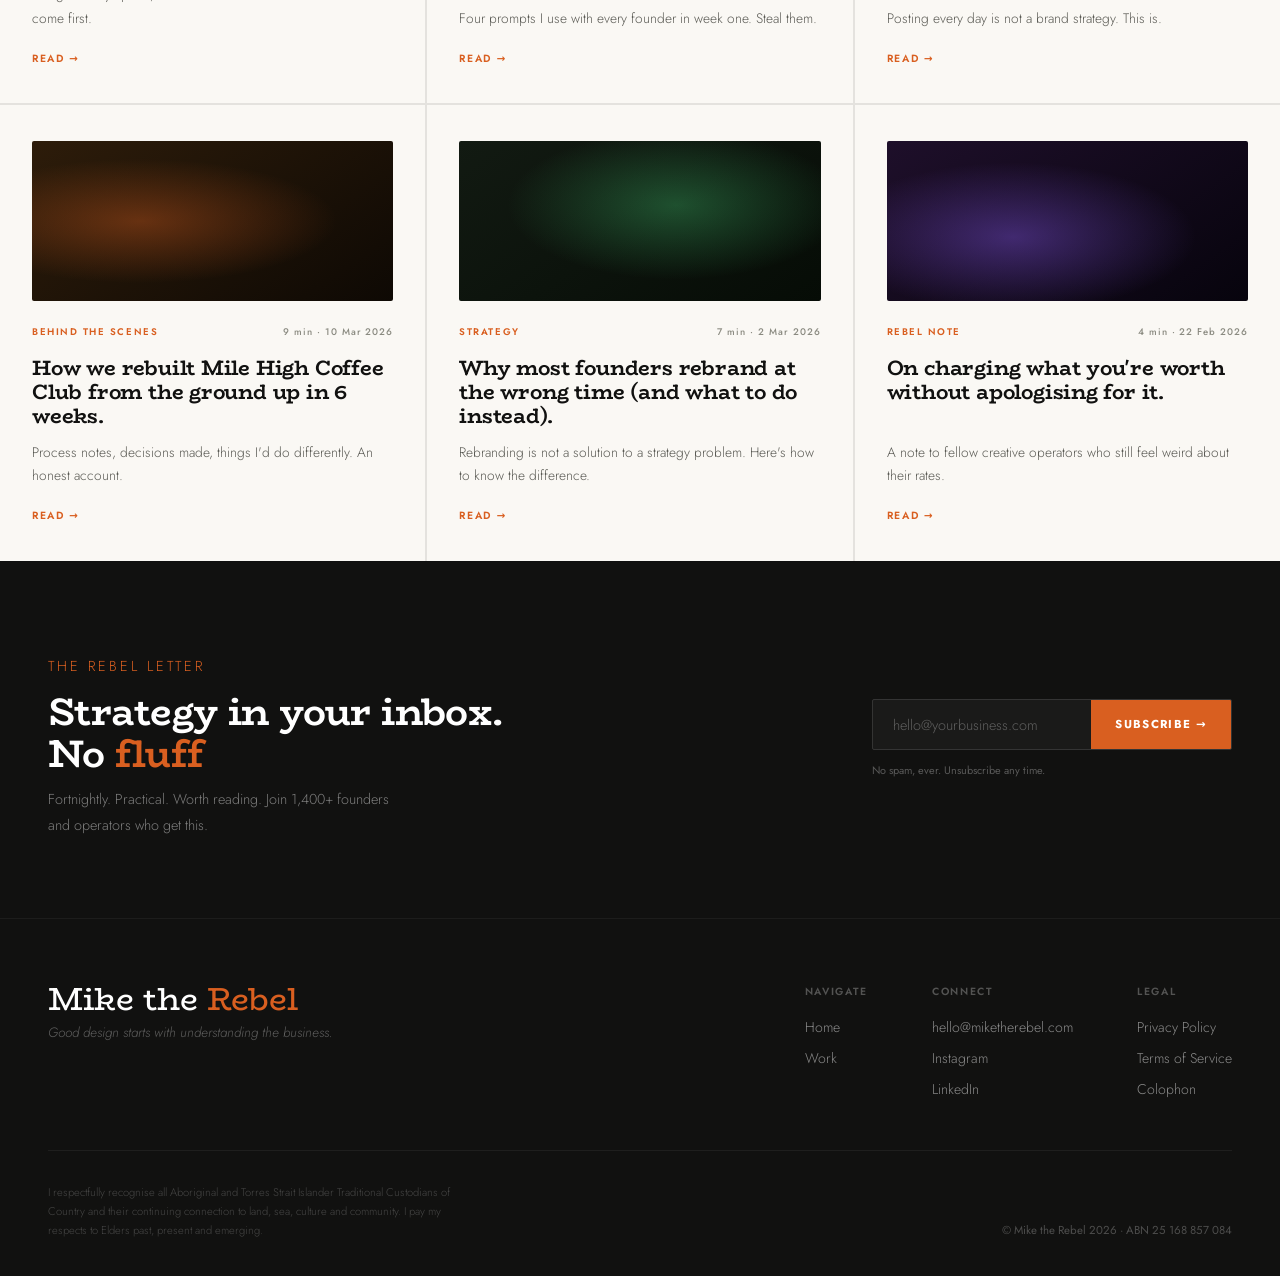
<file: insights.html>
<!DOCTYPE html>
<html lang="en">
<head>
<!-- Google Tag Manager -->
<script>(function(w,d,s,l,i){w[l]=w[l]||[];w[l].push({'gtm.start':new Date().getTime(),event:'gtm.js'});var f=d.getElementsByTagName(s)[0],j=d.createElement(s),dl=l!='dataLayer'?'&l='+l:'';j.async=true;j.src='https://www.googletagmanager.com/gtm.js?id='+i+dl;f.parentNode.insertBefore(j,f);})(window,document,'script','dataLayer','GTM-M5HVZM4V');</script>
<!-- End Google Tag Manager -->

<meta charset="UTF-8">
<meta name="viewport" content="width=device-width, initial-scale=1.0">
<meta name="robots" content="noindex, nofollow">
<title>Insights — Mike the Rebel</title>
<link rel="icon" href="assets/favicon.png">
<link href="https://fonts.googleapis.com/css2?family=BioRhyme:wght@800&family=Jost:wght@300;400;500;600;700&display=swap" rel="stylesheet">
<link rel="stylesheet" href="styles/site.css">
<style>
/* ── INSIGHTS HERO ── */
.ins-hero {
  min-height: 55vh;
  background: var(--surface-dark);
  display: flex; flex-direction: column;
  justify-content: flex-end;
  padding: 9rem 3rem 4.5rem;
  position: relative; overflow: hidden;
}
.ins-hero-ghost {
  position: absolute; right: -2rem; bottom: -5rem;
  font-family: var(--bio); font-size: 24vw;
  color: rgba(255,255,255,0.025);
  pointer-events: none; line-height: 1;
  user-select: none; white-space: nowrap;
  letter-spacing: -0.04em;
}
.ins-hero-inner { position: relative; z-index: 2; }
.ins-headline {
  font-family: var(--bio);
  font-size: clamp(3rem, 7vw, 6.5rem);
  color: var(--white); line-height: 0.95;
  letter-spacing: -0.025em;
  margin-top: 1.25rem; margin-bottom: 1.5rem;
}
.ins-sub {
  font-size: 1.05rem; font-weight: 300;
  color: rgba(255,255,255,0.48);
  max-width: 520px; line-height: 1.75;
}
.ins-filter-row {
  display: flex; gap: 0.5rem; flex-wrap: wrap; margin-top: 2.5rem;
}
.ins-filter-pill {
  font-size: 0.65rem; font-weight: 600;
  letter-spacing: 0.16em; text-transform: uppercase;
  padding: 0.38rem 0.9rem; border-radius: 2px;
  border: 1px solid rgba(255,255,255,0.15);
  color: rgba(255,255,255,0.45); background: transparent;
  cursor: pointer; transition: all 0.2s;
}
.ins-filter-pill:hover, .ins-filter-pill.active {
  background: var(--orange); border-color: var(--orange);
  color: var(--white);
}

/* ── FEATURED POST ── */
.ins-featured {
  display: grid; grid-template-columns: 1.4fr 1fr;
  border-bottom: 1px solid var(--hairline);
}
.ins-featured-visual {
  min-height: 520px;
  position: relative; overflow: hidden;
  background: var(--surface-dark2);
}
.ins-featured-bg, .ins-featured-texture { position: absolute; inset: 0; }
.ins-featured-meta {
  position: absolute; top: 2rem; left: 2rem; z-index: 2;
  display: flex; gap: 0.5rem; align-items: center;
}
.ins-featured-tag {
  font-size: 0.62rem; font-weight: 600;
  letter-spacing: 0.14em; text-transform: uppercase;
  background: var(--orange); color: white;
  padding: 0.3rem 0.7rem; border-radius: 2px;
}
.ins-featured-time {
  font-size: 0.62rem; font-weight: 500;
  color: rgba(255,255,255,0.4); letter-spacing: 0.1em;
}
.ins-featured-info {
  display: flex; flex-direction: column;
  justify-content: center;
  padding: 4rem 3.5rem;
  background: var(--page-bg);
  border-left: 1px solid var(--hairline);
}
.ins-featured-date {
  font-size: 0.65rem; font-weight: 600;
  letter-spacing: 0.2em; text-transform: uppercase;
  color: var(--orange); margin-bottom: 1.25rem;
}
.ins-featured-title {
  font-family: var(--bio);
  font-size: clamp(1.8rem, 3vw, 2.8rem);
  color: var(--fg); line-height: 1.1;
  letter-spacing: -0.015em;
  margin-bottom: 1.25rem;
  text-decoration: none; display: block;
}
.ins-featured-title:hover { color: var(--orange); }
.ins-featured-excerpt {
  font-size: 0.95rem; font-weight: 300;
  color: var(--fg-muted); line-height: 1.85;
  margin-bottom: 2rem;
}
.ins-read-link {
  font-size: 0.72rem; font-weight: 600;
  letter-spacing: 0.16em; text-transform: uppercase;
  color: var(--orange); text-decoration: none;
  display: inline-flex; align-items: center; gap: 0.5rem;
  transition: gap 0.2s;
}
.ins-read-link:hover { gap: 0.85rem; }

/* ── POST GRID ── */
.ins-grid-label {
  padding: 2.5rem 3rem 1.25rem;
  font-size: 0.65rem; font-weight: 600;
  letter-spacing: 0.22em; text-transform: uppercase;
  color: var(--fg-muted);
  border-bottom: 1px solid var(--hairline);
  background: var(--page-bg);
}
.ins-grid {
  display: grid; grid-template-columns: repeat(3, 1fr);
  gap: 2px; background: var(--hairline);
}
.ins-card {
  background: var(--page-bg);
  padding: 2.25rem 2rem;
  text-decoration: none; display: flex;
  flex-direction: column;
  transition: background 0.2s;
  min-height: 300px;
}
.ins-card:hover { background: var(--page-bg-alt); }
.ins-card-visual {
  width: 100%; height: 160px;
  border-radius: 2px; overflow: hidden;
  margin-bottom: 1.5rem;
  position: relative;
  flex-shrink: 0;
}
.ins-card-visual-bg, .ins-card-visual-tex { position: absolute; inset: 0; }
.ins-card-top {
  display: flex; justify-content: space-between;
  align-items: center; margin-bottom: 1rem;
}
.ins-card-tag {
  font-size: 0.6rem; font-weight: 600;
  letter-spacing: 0.16em; text-transform: uppercase;
  color: var(--orange);
}
.ins-card-time {
  font-size: 0.6rem; font-weight: 500;
  letter-spacing: 0.1em; color: var(--fg-soft);
}
.ins-card-title {
  font-family: var(--bio);
  font-size: 1.3rem; color: var(--fg);
  line-height: 1.15; letter-spacing: -0.01em;
  margin-bottom: 0.75rem; flex: 1;
}
.ins-card-excerpt {
  font-size: 0.86rem; font-weight: 300;
  color: var(--fg-muted); line-height: 1.7;
  margin-bottom: 1.25rem;
}
.ins-card-read {
  font-size: 0.65rem; font-weight: 600;
  letter-spacing: 0.16em; text-transform: uppercase;
  color: var(--orange);
}

/* ── NEWSLETTER ── */
.ins-newsletter {
  background: var(--black);
  padding: 5rem 3rem;
  display: flex; align-items: center;
  justify-content: space-between; gap: 3rem;
  border-top: 1px solid var(--hairline);
}
.ins-nl-copy h2 {
  font-family: var(--bio);
  font-size: clamp(1.8rem, 3vw, 2.8rem);
  color: var(--white); line-height: 1.1;
  letter-spacing: -0.015em; margin-top: 0.75rem;
}
.ins-nl-copy h2 .accent { color: var(--orange); }
.ins-nl-copy p {
  font-size: 0.9rem; font-weight: 300;
  color: rgba(255,255,255,0.45); margin-top: 0.75rem;
  line-height: 1.75; max-width: 360px;
}
.ins-nl-form {
  display: flex; gap: 0; border: 1px solid rgba(255,255,255,0.15);
  border-radius: 2px; overflow: hidden;
  min-width: 360px;
}
.ins-nl-form input {
  flex: 1; background: rgba(255,255,255,0.04);
  border: none; color: var(--white);
  font-family: var(--sans); font-size: 0.9rem; font-weight: 300;
  padding: 0.9rem 1.25rem; outline: none;
}
.ins-nl-form input::placeholder { color: rgba(255,255,255,0.3); }
.ins-nl-form button {
  background: var(--orange); color: white;
  font-family: var(--sans); font-size: 0.72rem;
  font-weight: 700; letter-spacing: 0.12em;
  text-transform: uppercase;
  border: none; padding: 0.9rem 1.5rem;
  cursor: pointer; white-space: nowrap;
  transition: background 0.2s;
}
.ins-nl-form button:hover { background: var(--orange-dk); }

@media (max-width: 860px) {
  .ins-hero { padding: 8rem 1.5rem 3rem; }
  .ins-featured { grid-template-columns: 1fr; }
  .ins-featured-visual { min-height: 280px; }
  .ins-featured-info { padding: 2.5rem 1.5rem; border-left: none; border-top: 1px solid var(--hairline); }
  .ins-grid { grid-template-columns: 1fr; }
  .ins-grid-label { padding: 2rem 1.5rem 1rem; }
  .ins-newsletter { flex-direction: column; padding: 4rem 1.5rem; gap: 2.5rem; }
  .ins-nl-form { min-width: 0; width: 100%; }
}
</style>
</head>
<body>
<!-- Google Tag Manager (noscript) -->
<noscript><iframe src="https://www.googletagmanager.com/ns.html?id=GTM-M5HVZM4V" height="0" width="0" style="display:none;visibility:hidden"></iframe></noscript>
<!-- End Google Tag Manager (noscript) -->

<div id="nav-slot"></div>

<!-- HERO -->
<section class="ins-hero on-dark">
  <div class="ins-hero-ghost">NOTES</div>
  <div class="ins-hero-inner">
    <p class="sec-label">Rebel Notes</p>
    <h1 class="ins-headline">Thoughts on<br>clarity, craft,<br>and <span class="accent">zagging</span></h1>
    <p class="ins-sub">Strategy essays, brand breakdowns, frameworks I actually use, and notes on what makes good businesses great.</p>
    <div class="ins-filter-row">
      <button class="ins-filter-pill active" onclick="filterPosts(this,'all')">All</button>
      <button class="ins-filter-pill" onclick="filterPosts(this,'strategy')">Strategy</button>
      <button class="ins-filter-pill" onclick="filterPosts(this,'design')">Design</button>
      <button class="ins-filter-pill" onclick="filterPosts(this,'framework')">Frameworks</button>
      <button class="ins-filter-pill" onclick="filterPosts(this,'behind-scenes')">Behind the Scenes</button>
      <button class="ins-filter-pill" onclick="filterPosts(this,'notes')">Rebel Notes</button>
    </div>
  </div>
</section>

<!-- FEATURED -->
<article class="ins-featured">
  <div class="ins-featured-visual">
    <div class="ins-featured-bg" style="background:linear-gradient(145deg,#1e1c08,#0a0900)"></div>
    <div class="ins-featured-texture" style="background:radial-gradient(ellipse at 40% 40%, rgba(217,95,32,0.45) 0%, transparent 52%), radial-gradient(ellipse at 80% 75%, rgba(180,80,10,0.3) 0%, transparent 50%)"></div>
    <div class="ins-featured-meta">
      <span class="ins-featured-tag">Strategy</span>
      <span class="ins-featured-time">8 min read</span>
    </div>
  </div>
  <div class="ins-featured-info">
    <p class="ins-featured-date">12 April 2026</p>
    <a href="post-clarity-makes-money.html" class="ins-featured-title">Clarity makes you money. Confusion costs you everything.</a>
    <p class="ins-featured-excerpt">Why the brands that feel "unfocused" are almost always leaving money on the table, and the three questions that expose it in under an hour. This is the framework I use in week one with every founder.</p>
    <a href="post-clarity-makes-money.html" class="ins-read-link">Read the essay →</a>
  </div>
</article>

<!-- POST GRID -->
<div class="ins-grid-label">Recent Posts</div>
<div class="ins-grid" id="ins-grid">

  <a href="post-stop-making-logos.html" class="ins-card" data-category="design">
    <div class="ins-card-visual">
      <div class="ins-card-visual-bg" style="background:linear-gradient(145deg,#1e0f2a,#07040d)"></div>
      <div class="ins-card-visual-tex" style="background:radial-gradient(ellipse at 60% 40%, rgba(192,132,252,0.45) 0%, transparent 55%)"></div>
    </div>
    <div class="ins-card-top">
      <span class="ins-card-tag">Design</span>
      <span class="ins-card-time">5 min · 2 Apr 2026</span>
    </div>
    <h3 class="ins-card-title">Stop making logos. Start making decisions.</h3>
    <p class="ins-card-excerpt">A logo is a symptom, not a solution. Here's the work that has to come first.</p>
    <span class="ins-card-read">Read →</span>
  </a>

  <a href="post-zag-framework.html" class="ins-card" data-category="framework">
    <div class="ins-card-visual">
      <div class="ins-card-visual-bg" style="background:linear-gradient(145deg,#0d1218,#060809)"></div>
      <div class="ins-card-visual-tex" style="background:radial-gradient(ellipse at 40% 50%, rgba(56,189,248,0.38) 0%, transparent 55%)"></div>
    </div>
    <div class="ins-card-top">
      <span class="ins-card-tag">Framework</span>
      <span class="ins-card-time">6 min · 24 Mar 2026</span>
    </div>
    <h3 class="ins-card-title">The Zag Framework: find your angle when everyone looks the same.</h3>
    <p class="ins-card-excerpt">Four prompts I use with every founder in week one. Steal them.</p>
    <span class="ins-card-read">Read →</span>
  </a>

  <a href="#" class="ins-card" data-category="notes">
    <div class="ins-card-visual">
      <div class="ins-card-visual-bg" style="background:linear-gradient(145deg,#1a1a10,#0c0c08)"></div>
      <div class="ins-card-visual-tex" style="background:radial-gradient(ellipse at 50% 40%, rgba(234,179,8,0.38) 0%, transparent 55%)"></div>
    </div>
    <div class="ins-card-top">
      <span class="ins-card-tag">Rebel Note</span>
      <span class="ins-card-time">3 min · 18 Mar 2026</span>
    </div>
    <h3 class="ins-card-title">The expensive mistake: confusing activity with momentum.</h3>
    <p class="ins-card-excerpt">Posting every day is not a brand strategy. This is.</p>
    <span class="ins-card-read">Read →</span>
  </a>

  <a href="#" class="ins-card" data-category="behind-scenes">
    <div class="ins-card-visual">
      <div class="ins-card-visual-bg" style="background:linear-gradient(145deg,#2d1c0a,#0e0904)"></div>
      <div class="ins-card-visual-tex" style="background:radial-gradient(ellipse at 30% 50%, rgba(217,95,32,0.38) 0%, transparent 55%)"></div>
    </div>
    <div class="ins-card-top">
      <span class="ins-card-tag">Behind the Scenes</span>
      <span class="ins-card-time">9 min · 10 Mar 2026</span>
    </div>
    <h3 class="ins-card-title">How we rebuilt Mile High Coffee Club from the ground up in 6 weeks.</h3>
    <p class="ins-card-excerpt">Process notes, decisions made, things I'd do differently. An honest account.</p>
    <span class="ins-card-read">Read →</span>
  </a>

  <a href="#" class="ins-card" data-category="strategy">
    <div class="ins-card-visual">
      <div class="ins-card-visual-bg" style="background:linear-gradient(145deg,#121a12,#060c06)"></div>
      <div class="ins-card-visual-tex" style="background:radial-gradient(ellipse at 60% 40%, rgba(74,222,128,0.3) 0%, transparent 55%)"></div>
    </div>
    <div class="ins-card-top">
      <span class="ins-card-tag">Strategy</span>
      <span class="ins-card-time">7 min · 2 Mar 2026</span>
    </div>
    <h3 class="ins-card-title">Why most founders rebrand at the wrong time (and what to do instead).</h3>
    <p class="ins-card-excerpt">Rebranding is not a solution to a strategy problem. Here's how to know the difference.</p>
    <span class="ins-card-read">Read →</span>
  </a>

  <a href="#" class="ins-card" data-category="notes">
    <div class="ins-card-visual">
      <div class="ins-card-visual-bg" style="background:linear-gradient(145deg,#1e0f2a,#07040d)"></div>
      <div class="ins-card-visual-tex" style="background:radial-gradient(ellipse at 35% 60%, rgba(139,92,246,0.38) 0%, transparent 55%)"></div>
    </div>
    <div class="ins-card-top">
      <span class="ins-card-tag">Rebel Note</span>
      <span class="ins-card-time">4 min · 22 Feb 2026</span>
    </div>
    <h3 class="ins-card-title">On charging what you're worth without apologising for it.</h3>
    <p class="ins-card-excerpt">A note to fellow creative operators who still feel weird about their rates.</p>
    <span class="ins-card-read">Read →</span>
  </a>

</div>

<!-- NEWSLETTER -->
<section class="ins-newsletter reveal on-dark">
  <div class="ins-nl-copy">
    <p class="sec-label">The Rebel Letter</p>
    <h2>Strategy in your inbox.<br>No <span class="accent">fluff</span></h2>
    <p>Fortnightly. Practical. Worth reading. Join 1,400+ founders and operators who get this.</p>
  </div>
  <div>
    <div class="ins-nl-form">
      <input type="email" placeholder="hello@yourbusiness.com" id="nl-email">
      <button onclick="subscribeNL()">Subscribe →</button>
    </div>
    <p style="margin-top:0.75rem;font-size:0.68rem;color:rgba(255,255,255,0.3);">No spam, ever. Unsubscribe any time.</p>
  </div>
</section>

<div id="footer-slot"></div>
<script src="scripts/chrome.js"></script>
<script>
  MTR.injectChrome({ onDark: false });
  function filterPosts(btn, cat) {
    document.querySelectorAll('.ins-filter-pill').forEach(b => b.classList.remove('active'));
    btn.classList.add('active');
    document.querySelectorAll('.ins-card').forEach(card => {
      if (cat === 'all' || card.dataset.category === cat) {
        card.style.display = 'flex';
      } else {
        card.style.display = 'none';
      }
    });
  }
  function subscribeNL() {
    const input = document.getElementById('nl-email');
    if (input.value && input.value.includes('@')) {
      input.value = '';
      input.placeholder = 'You\'re in. Watch your inbox ✓';
    }
  }
</script>
</body>
</html>
</file>
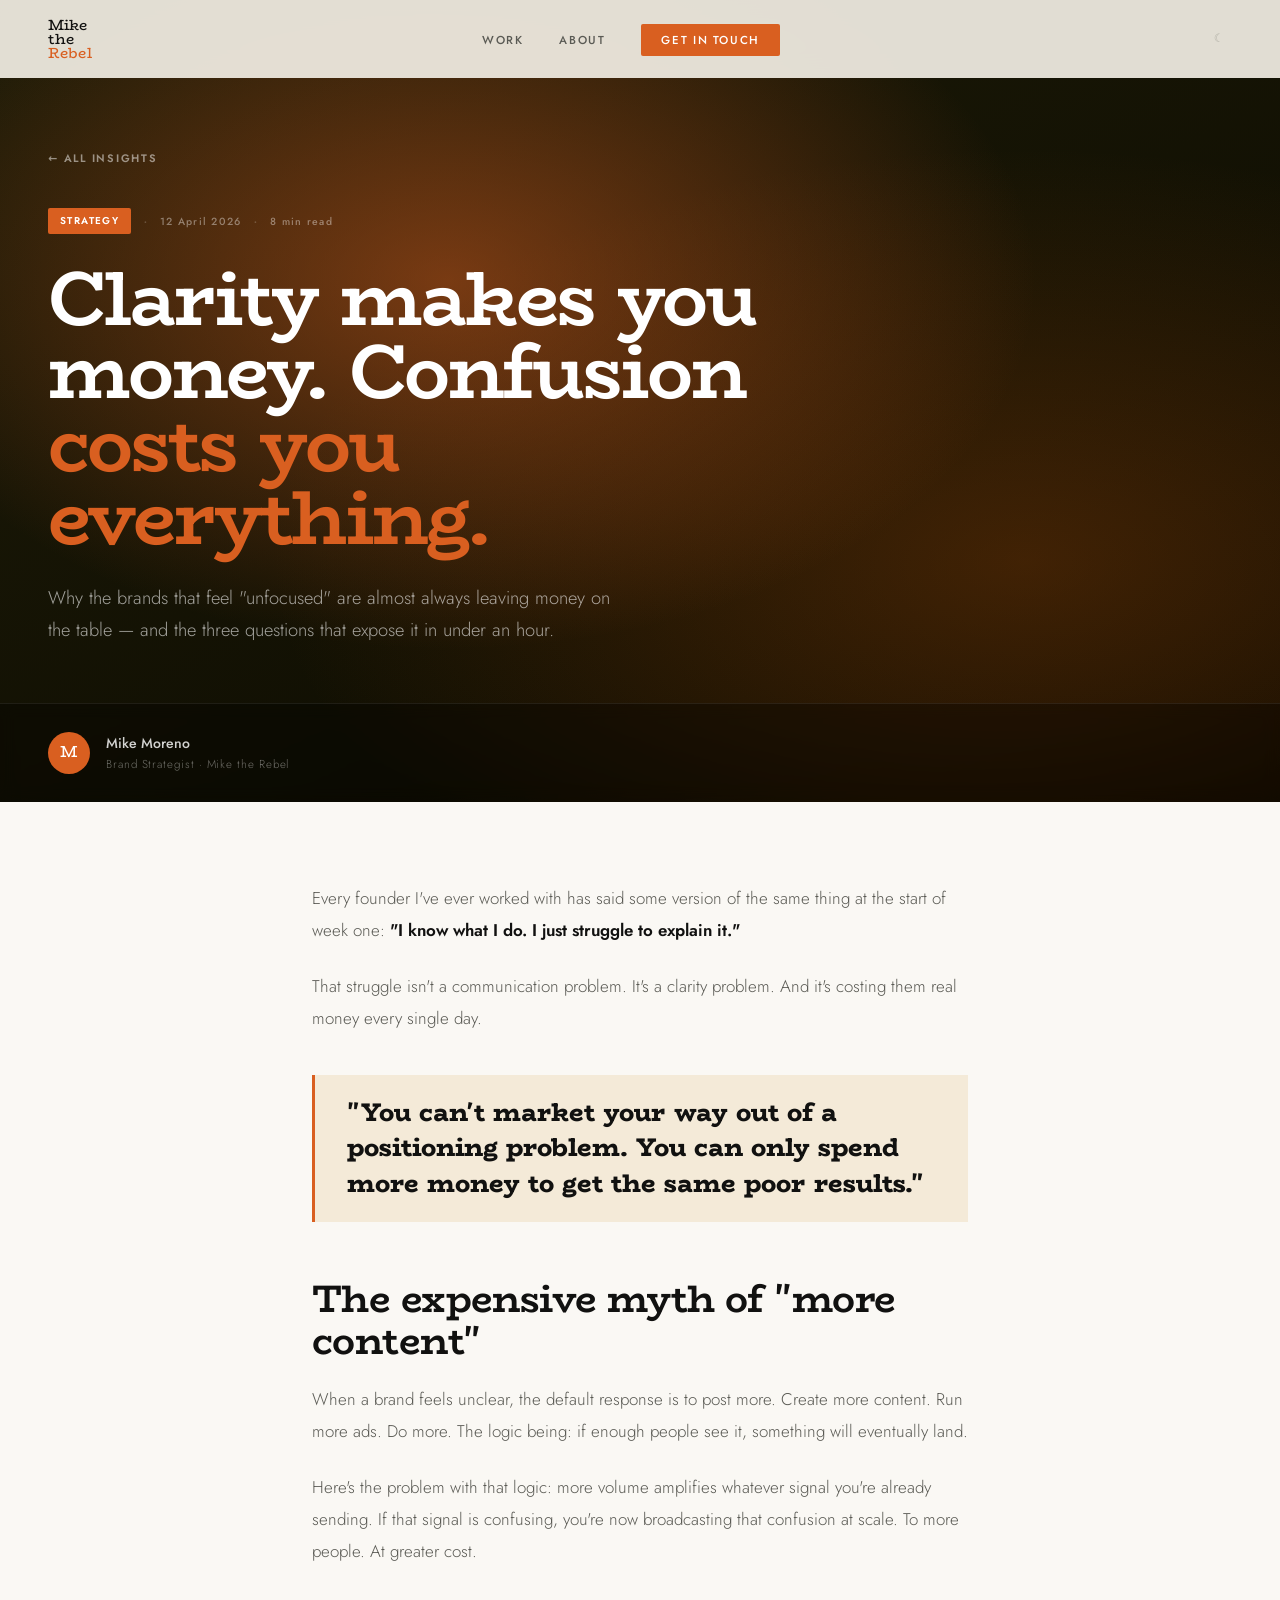
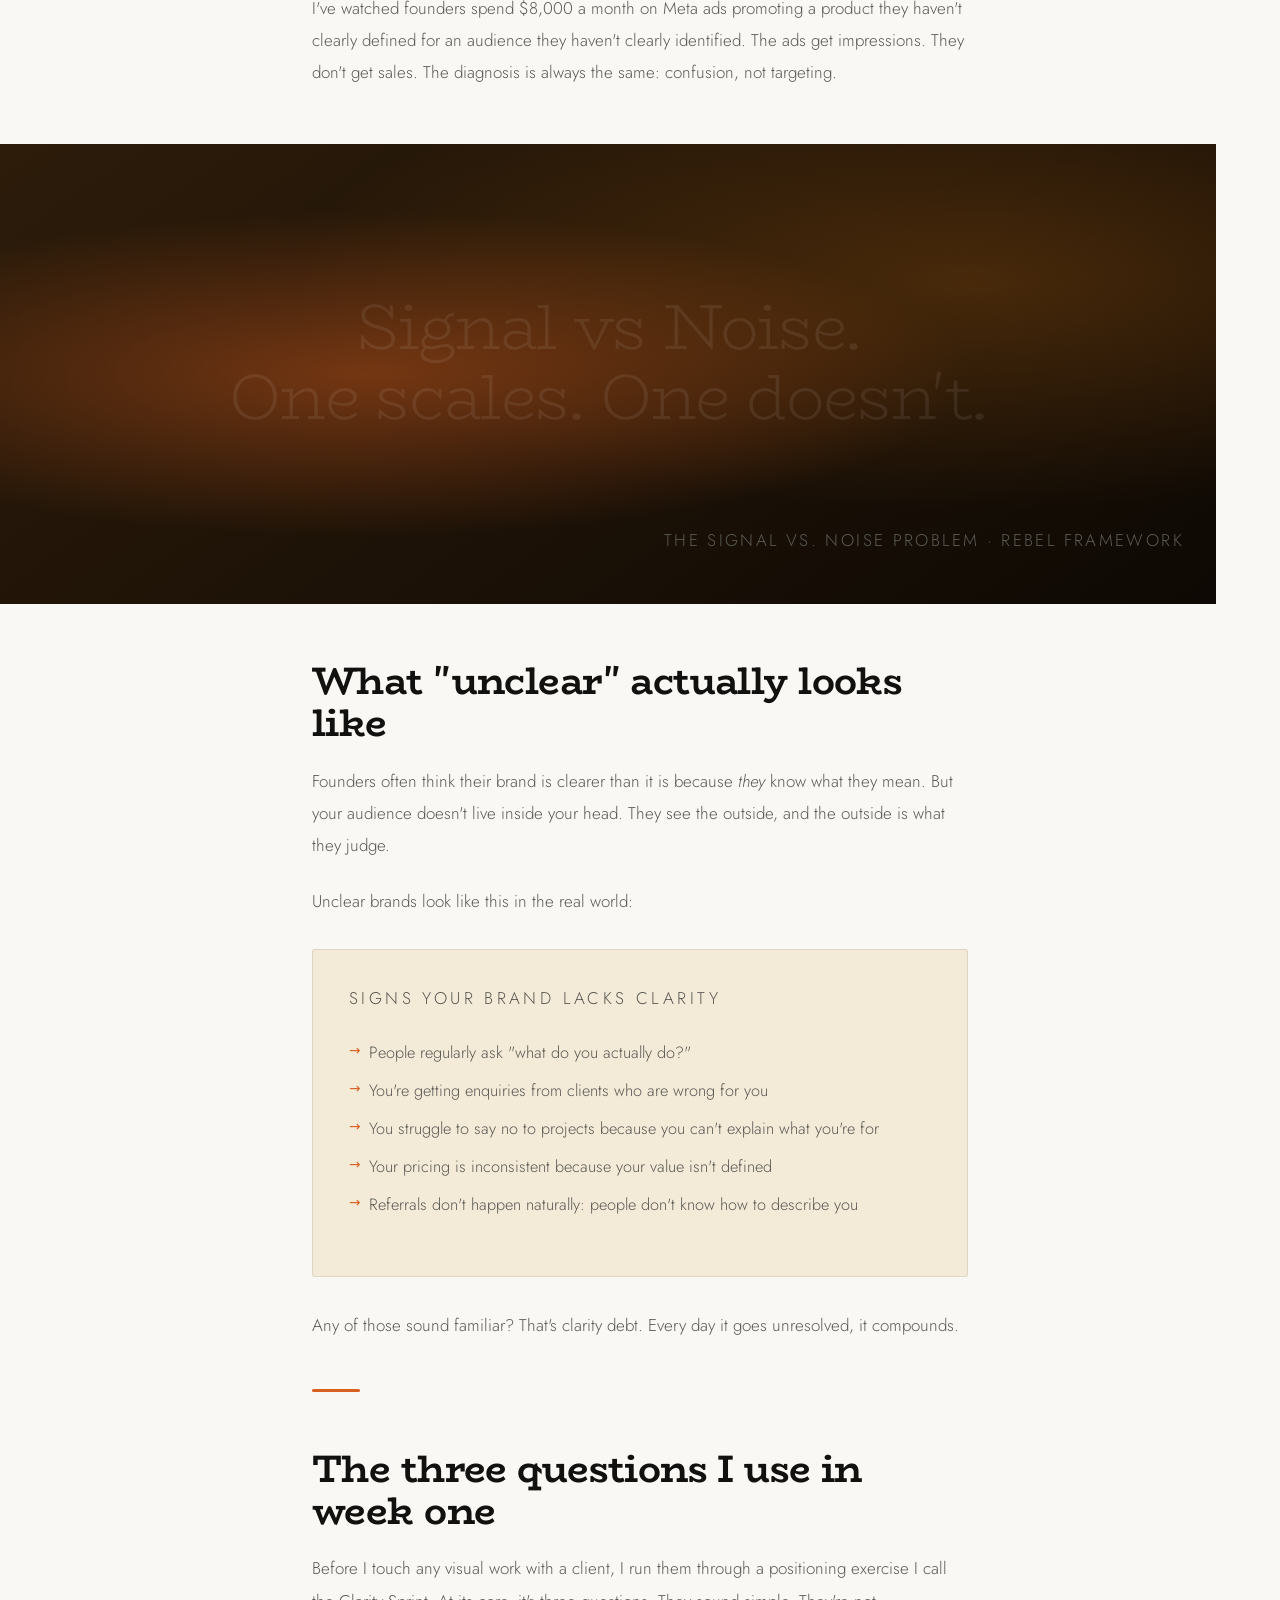
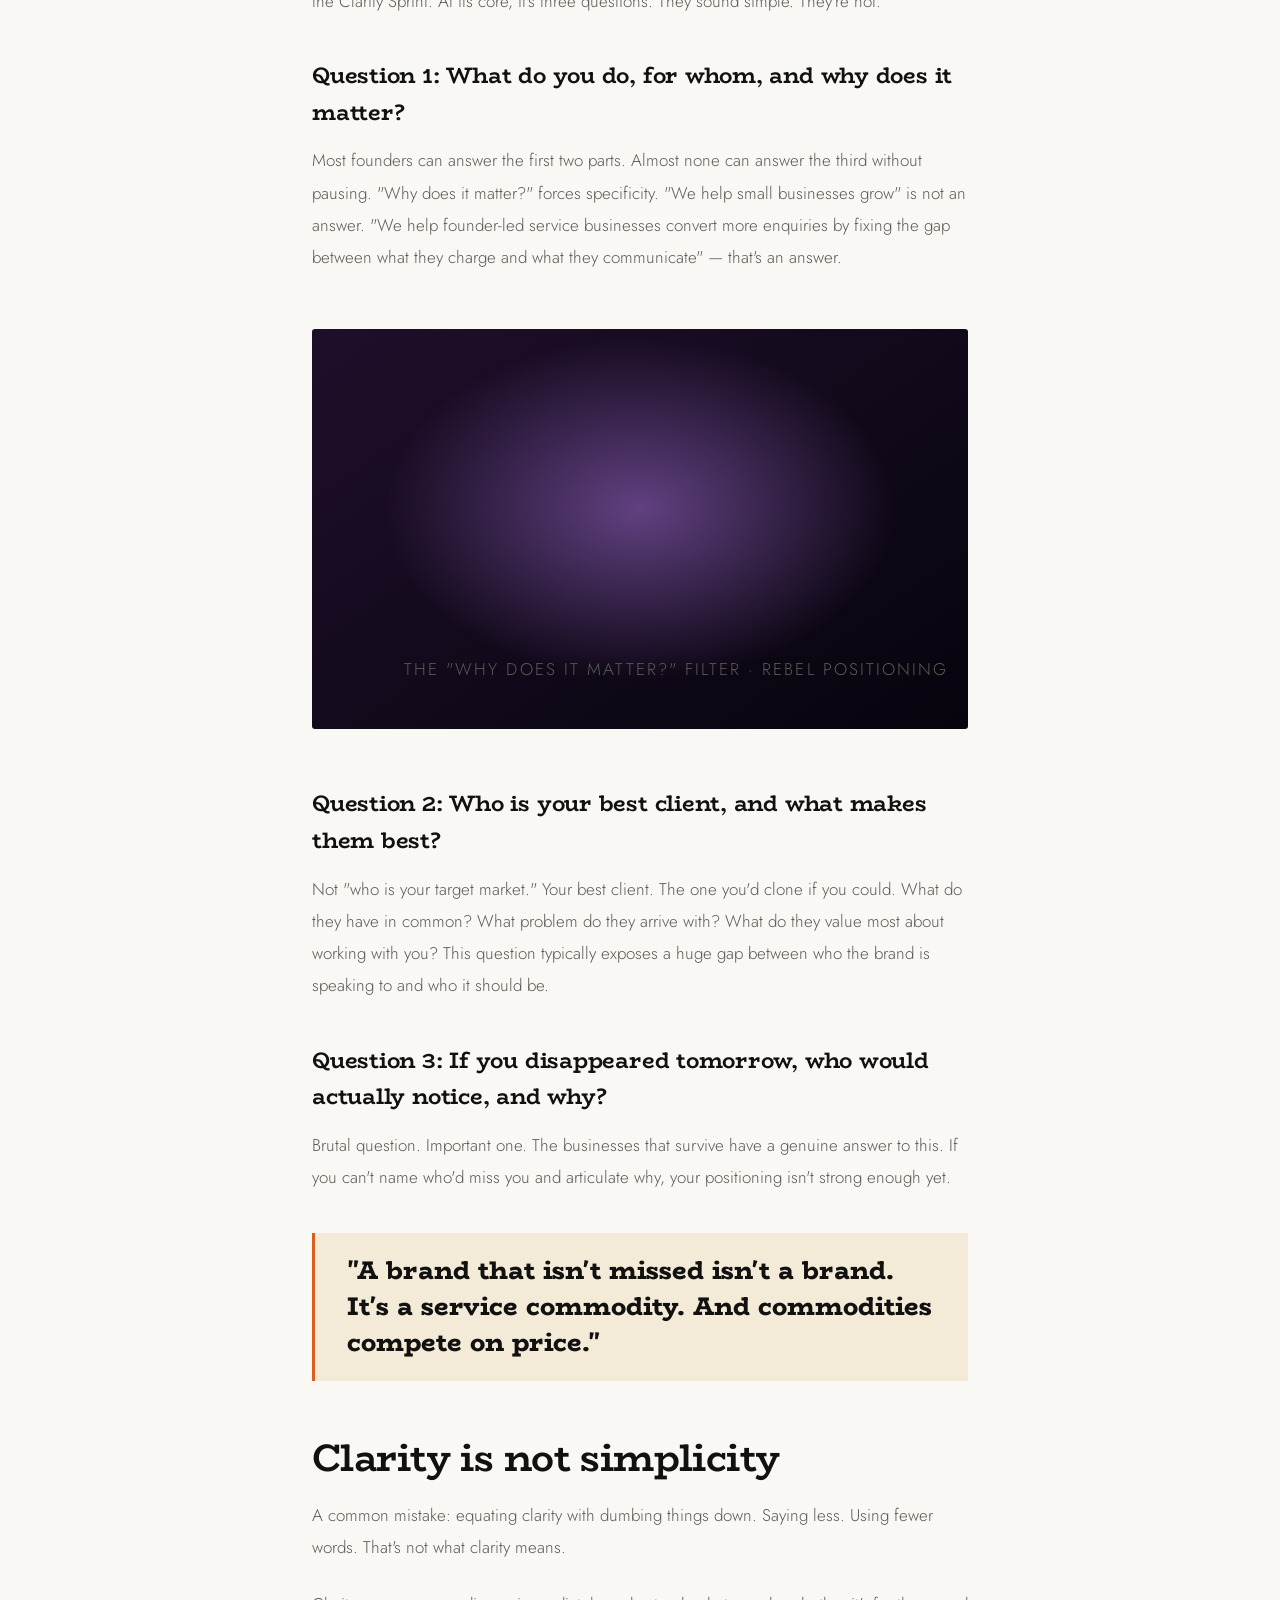
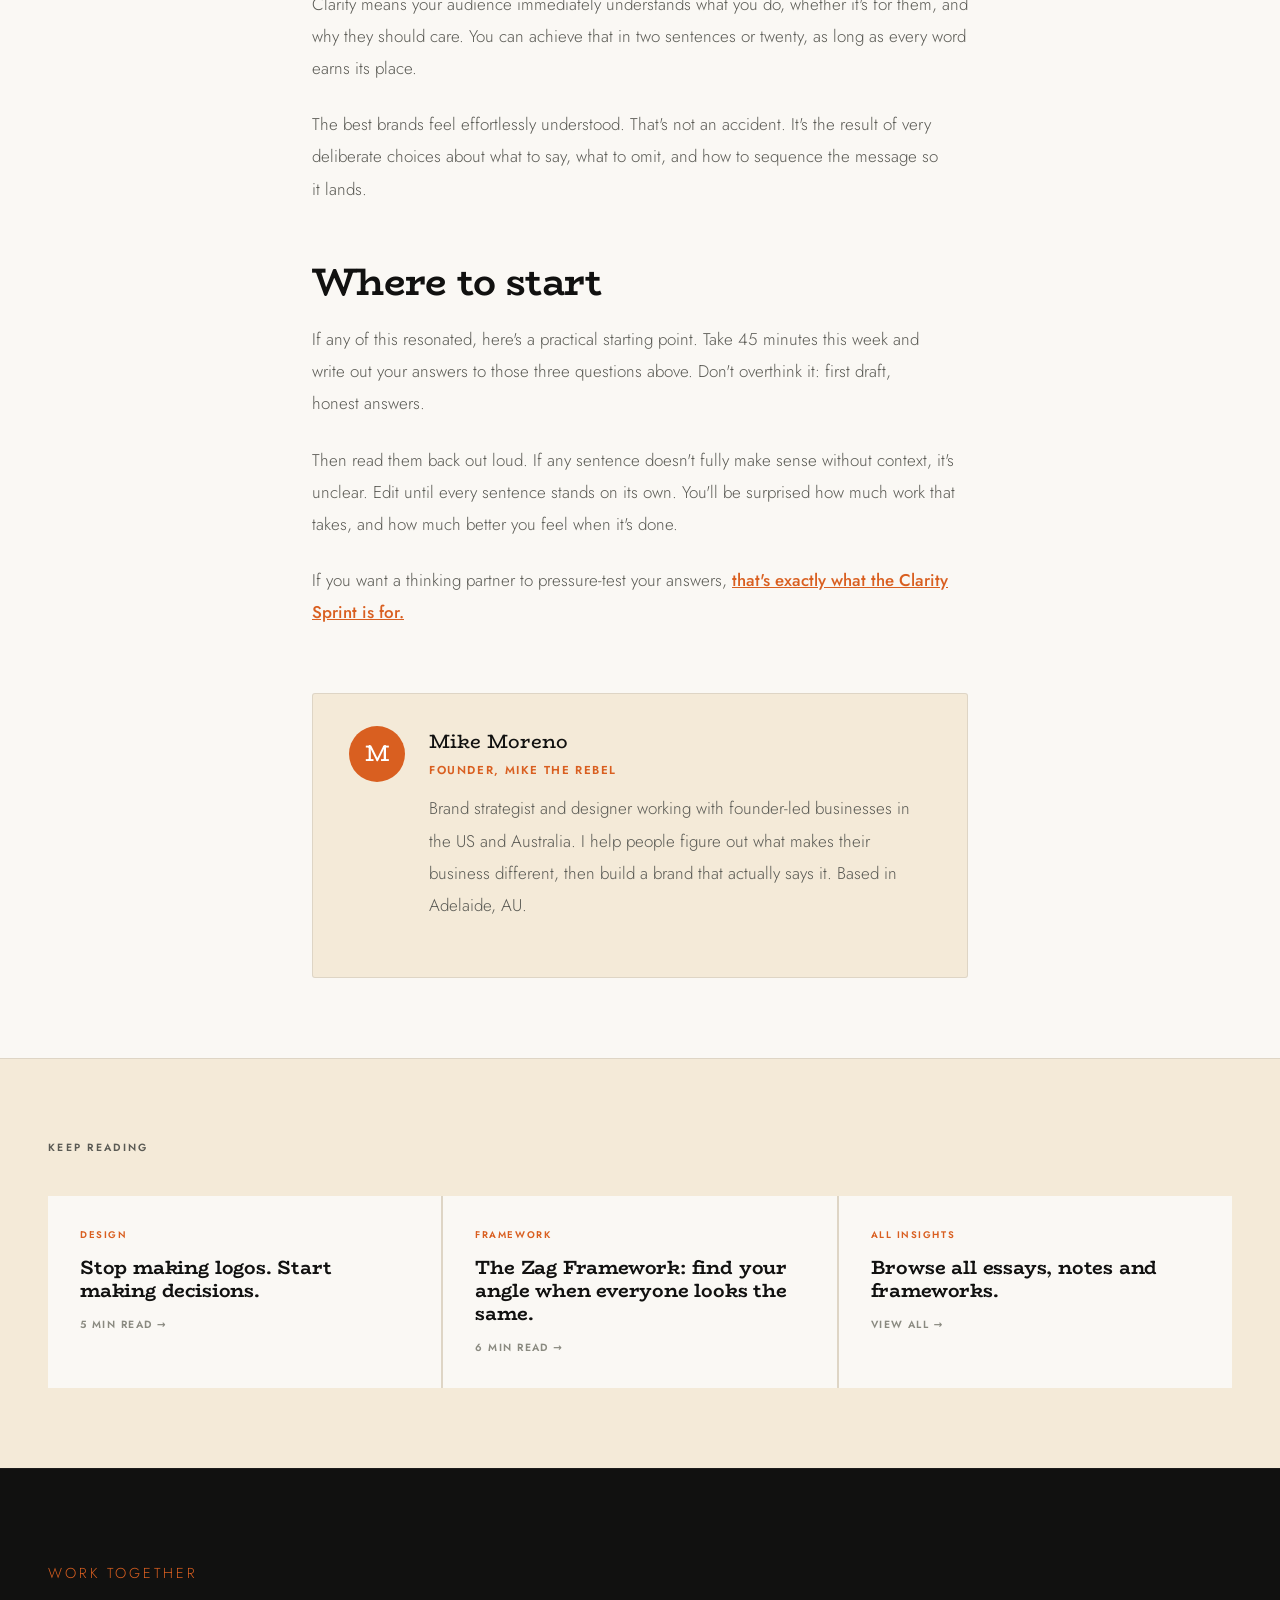
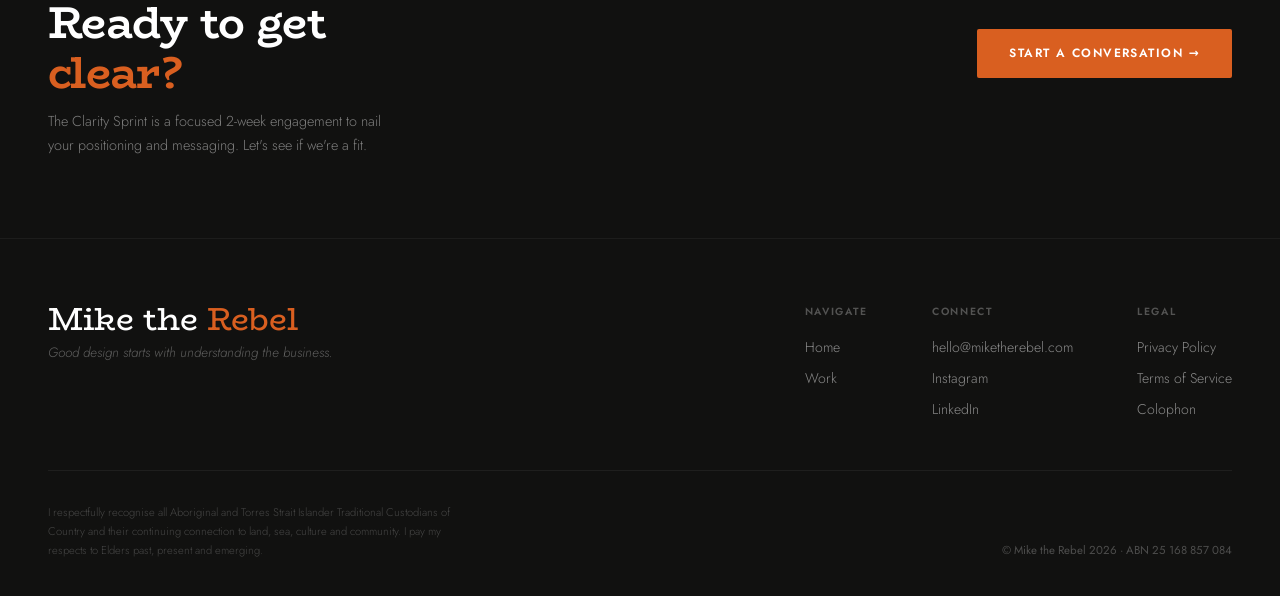
<file: post-clarity-makes-money.html>
<!DOCTYPE html>
<html lang="en">
<head>
<!-- Google Tag Manager -->
<script>(function(w,d,s,l,i){w[l]=w[l]||[];w[l].push({'gtm.start':new Date().getTime(),event:'gtm.js'});var f=d.getElementsByTagName(s)[0],j=d.createElement(s),dl=l!='dataLayer'?'&l='+l:'';j.async=true;j.src='https://www.googletagmanager.com/gtm.js?id='+i+dl;f.parentNode.insertBefore(j,f);})(window,document,'script','dataLayer','GTM-M5HVZM4V');</script>
<!-- End Google Tag Manager -->

<meta charset="UTF-8">
<meta name="viewport" content="width=device-width, initial-scale=1.0">
<meta name="robots" content="noindex, nofollow">
<title>Clarity makes you money · Mike the Rebel</title>
<link rel="icon" href="assets/favicon.png">
<link href="https://fonts.googleapis.com/css2?family=BioRhyme:wght@800&family=Jost:wght@300;400;500;600;700&display=swap" rel="stylesheet">
<link rel="stylesheet" href="styles/site.css">
<link rel="stylesheet" href="styles/blog-post.css">
</head>
<body>
<!-- Google Tag Manager (noscript) -->
<noscript><iframe src="https://www.googletagmanager.com/ns.html?id=GTM-M5HVZM4V" height="0" width="0" style="display:none;visibility:hidden"></iframe></noscript>
<!-- End Google Tag Manager (noscript) -->

<div id="nav-slot"></div>

<!-- HERO -->
<header class="post-hero">
  <div class="post-hero-bg" style="background:linear-gradient(155deg,#1e1c08 0%,#0a0900 100%)"></div>
  <div class="post-hero-texture" style="background:radial-gradient(ellipse at 35% 35%, rgba(217,95,32,0.5) 0%, transparent 50%), radial-gradient(ellipse at 80% 70%, rgba(180,80,10,0.3) 0%, transparent 52%)"></div>
  <div class="post-hero-content">
    <a href="insights.html" class="post-back">← All Insights</a>
    <div class="post-meta">
      <span class="post-tag">Strategy</span>
      <span class="post-meta-sep">·</span>
      <span class="post-meta-detail">12 April 2026</span>
      <span class="post-meta-sep">·</span>
      <span class="post-meta-detail">8 min read</span>
    </div>
    <h1 class="post-title">Clarity makes you<br>money. Confusion<br><span style="color:var(--orange)">costs you everything.</span></h1>
    <p class="post-intro">Why the brands that feel "unfocused" are almost always leaving money on the table — and the three questions that expose it in under an hour.</p>
  </div>
  <div class="post-hero-author">
    <div class="post-author-avatar">M</div>
    <div>
      <div class="post-author-name">Mike Moreno</div>
      <div class="post-author-role">Brand Strategist · Mike the Rebel</div>
    </div>
  </div>
</header>

<!-- BODY -->
<article class="post-body">
  <div class="post-body-inner">

    <p>Every founder I've ever worked with has said some version of the same thing at the start of week one: <strong>"I know what I do. I just struggle to explain it."</strong></p>

    <p>That struggle isn't a communication problem. It's a clarity problem. And it's costing them real money every single day.</p>

    <div class="post-pull">
      <p>"You can't market your way out of a positioning problem. You can only spend more money to get the same poor results."</p>
    </div>

    <h2>The expensive myth of "more content"</h2>

    <p>When a brand feels unclear, the default response is to post more. Create more content. Run more ads. Do more. The logic being: if enough people see it, something will eventually land.</p>

    <p>Here's the problem with that logic: more volume amplifies whatever signal you're already sending. If that signal is confusing, you're now broadcasting that confusion at scale. To more people. At greater cost.</p>

    <p>I've watched founders spend $8,000 a month on Meta ads promoting a product they haven't clearly defined for an audience they haven't clearly identified. The ads get impressions. They don't get sales. The diagnosis is always the same: confusion, not targeting.</p>

    <!-- IMAGE BREAK -->
    <div class="post-full-break">
      <div class="post-full-break-bg" style="background:linear-gradient(145deg,#2d1c0a,#0e0904)"></div>
      <div class="post-full-break-tex" style="background:radial-gradient(ellipse at 30% 50%, rgba(217,95,32,0.45) 0%, transparent 50%), radial-gradient(ellipse at 80% 30%, rgba(180,100,20,0.3) 0%, transparent 50%)"></div>
      <div style="position:absolute;inset:0;display:flex;align-items:center;justify-content:center;padding:3rem;">
        <p style="font-family:var(--bio);font-size:clamp(2rem,5vw,4rem);color:rgba(255,255,255,0.08);text-align:center;line-height:1.1;letter-spacing:-0.02em;user-select:none;">Signal vs Noise.<br>One scales. One doesn't.</p>
      </div>
      <p class="post-full-caption">The Signal vs. Noise problem · Rebel Framework</p>
    </div>

    <h2>What "unclear" actually looks like</h2>

    <p>Founders often think their brand is clearer than it is because <em>they</em> know what they mean. But your audience doesn't live inside your head. They see the outside, and the outside is what they judge.</p>

    <p>Unclear brands look like this in the real world:</p>

    <div class="post-highlight">
      <p class="post-highlight-label">Signs your brand lacks clarity</p>
      <ul>
        <li>People regularly ask "what do you actually do?"</li>
        <li>You're getting enquiries from clients who are wrong for you</li>
        <li>You struggle to say no to projects because you can't explain what you're for</li>
        <li>Your pricing is inconsistent because your value isn't defined</li>
        <li>Referrals don't happen naturally: people don't know how to describe you</li>
      </ul>
    </div>

    <p>Any of those sound familiar? That's clarity debt. Every day it goes unresolved, it compounds.</p>

    <div class="post-divider"></div>

    <h2>The three questions I use in week one</h2>

    <p>Before I touch any visual work with a client, I run them through a positioning exercise I call the Clarity Sprint. At its core, it's three questions. They sound simple. They're not.</p>

    <h3>Question 1: What do you do, for whom, and why does it matter?</h3>

    <p>Most founders can answer the first two parts. Almost none can answer the third without pausing. "Why does it matter?" forces specificity. "We help small businesses grow" is not an answer. "We help founder-led service businesses convert more enquiries by fixing the gap between what they charge and what they communicate" — that's an answer.</p>

    <!-- IMAGE BREAK (column-width) -->
    <div class="post-img-break">
      <div class="post-img-break-bg" style="background:linear-gradient(145deg,#1e0f2a,#07040d)"></div>
      <div class="post-img-break-tex" style="background:radial-gradient(ellipse at 50% 45%, rgba(192,132,252,0.45) 0%, transparent 55%)"></div>
      <p class="post-img-caption">The "Why does it matter?" filter · Rebel Positioning</p>
    </div>

    <h3>Question 2: Who is your best client, and what makes them best?</h3>

    <p>Not "who is your target market." Your best client. The one you'd clone if you could. What do they have in common? What problem do they arrive with? What do they value most about working with you? This question typically exposes a huge gap between who the brand is speaking to and who it should be.</p>

    <h3>Question 3: If you disappeared tomorrow, who would actually notice, and why?</h3>

    <p>Brutal question. Important one. The businesses that survive have a genuine answer to this. If you can't name who'd miss you and articulate why, your positioning isn't strong enough yet.</p>

    <div class="post-pull">
      <p>"A brand that isn't missed isn't a brand. It's a service commodity. And commodities compete on price."</p>
    </div>

    <h2>Clarity is not simplicity</h2>

    <p>A common mistake: equating clarity with dumbing things down. Saying less. Using fewer words. That's not what clarity means.</p>

    <p>Clarity means your audience immediately understands what you do, whether it's for them, and why they should care. You can achieve that in two sentences or twenty, as long as every word earns its place.</p>

    <p>The best brands feel effortlessly understood. That's not an accident. It's the result of very deliberate choices about what to say, what to omit, and how to sequence the message so it lands.</p>

    <h2>Where to start</h2>

    <p>If any of this resonated, here's a practical starting point. Take 45 minutes this week and write out your answers to those three questions above. Don't overthink it: first draft, honest answers.</p>

    <p>Then read them back out loud. If any sentence doesn't fully make sense without context, it's unclear. Edit until every sentence stands on its own. You'll be surprised how much work that takes, and how much better you feel when it's done.</p>

    <p>If you want a thinking partner to pressure-test your answers, <a href="./#contact" style="color:var(--orange);font-weight:500;">that's exactly what the Clarity Sprint is for.</a></p>

    <!-- AUTHOR -->
    <div class="post-author-card">
      <div class="post-author-card-avatar">M</div>
      <div>
        <div class="post-author-card-name">Mike Moreno</div>
        <div class="post-author-card-role">Founder, Mike the Rebel</div>
        <p class="post-author-card-bio">Brand strategist and designer working with founder-led businesses in the US and Australia. I help people figure out what makes their business different, then build a brand that actually says it. Based in Adelaide, AU.</p>
      </div>
    </div>

  </div>
</article>

<!-- RELATED POSTS -->
<section class="post-related reveal">
  <p class="post-related-label">Keep Reading</p>
  <div class="post-related-grid">
    <a href="post-stop-making-logos.html" class="post-related-card">
      <p class="prc-tag">Design</p>
      <h3 class="prc-title">Stop making logos. Start making decisions.</h3>
      <span class="prc-read">5 min read →</span>
    </a>
    <a href="post-zag-framework.html" class="post-related-card">
      <p class="prc-tag">Framework</p>
      <h3 class="prc-title">The Zag Framework: find your angle when everyone looks the same.</h3>
      <span class="prc-read">6 min read →</span>
    </a>
    <a href="insights.html" class="post-related-card">
      <p class="prc-tag">All Insights</p>
      <h3 class="prc-title">Browse all essays, notes and frameworks.</h3>
      <span class="prc-read">View all →</span>
    </a>
  </div>
</section>

<!-- CTA -->
<div class="post-cta on-dark">
  <div class="post-cta-copy">
    <p class="sec-label">Work Together</p>
    <h2>Ready to get<br><span class="accent">clear?</span></h2>
    <p>The Clarity Sprint is a focused 2-week engagement to nail your positioning and messaging. Let's see if we're a fit.</p>
  </div>
  <a href="./#contact" class="btn btn-orange">Start a Conversation →</a>
</div>

<div id="footer-slot"></div>
<script src="scripts/chrome.js"></script>
<script>MTR.injectChrome({ onDark: false });</script>
</body>
</html>
</file>
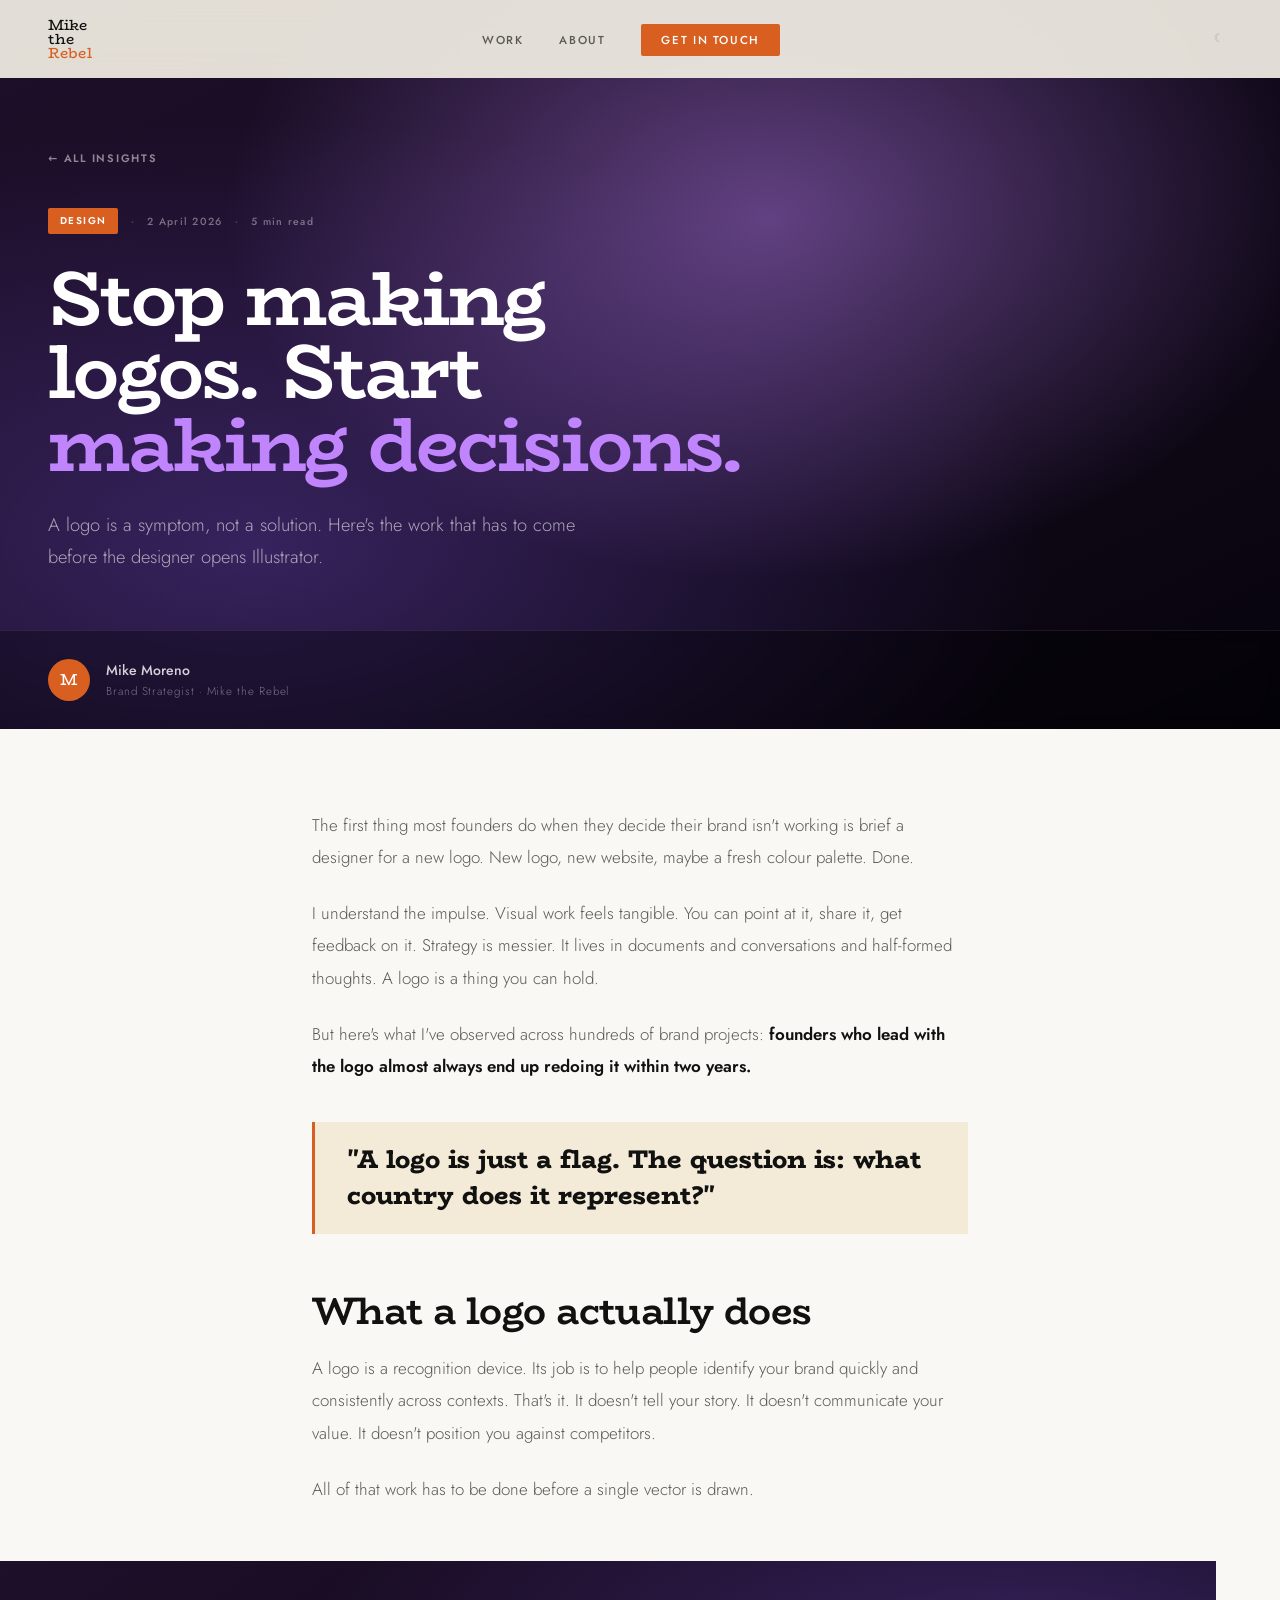
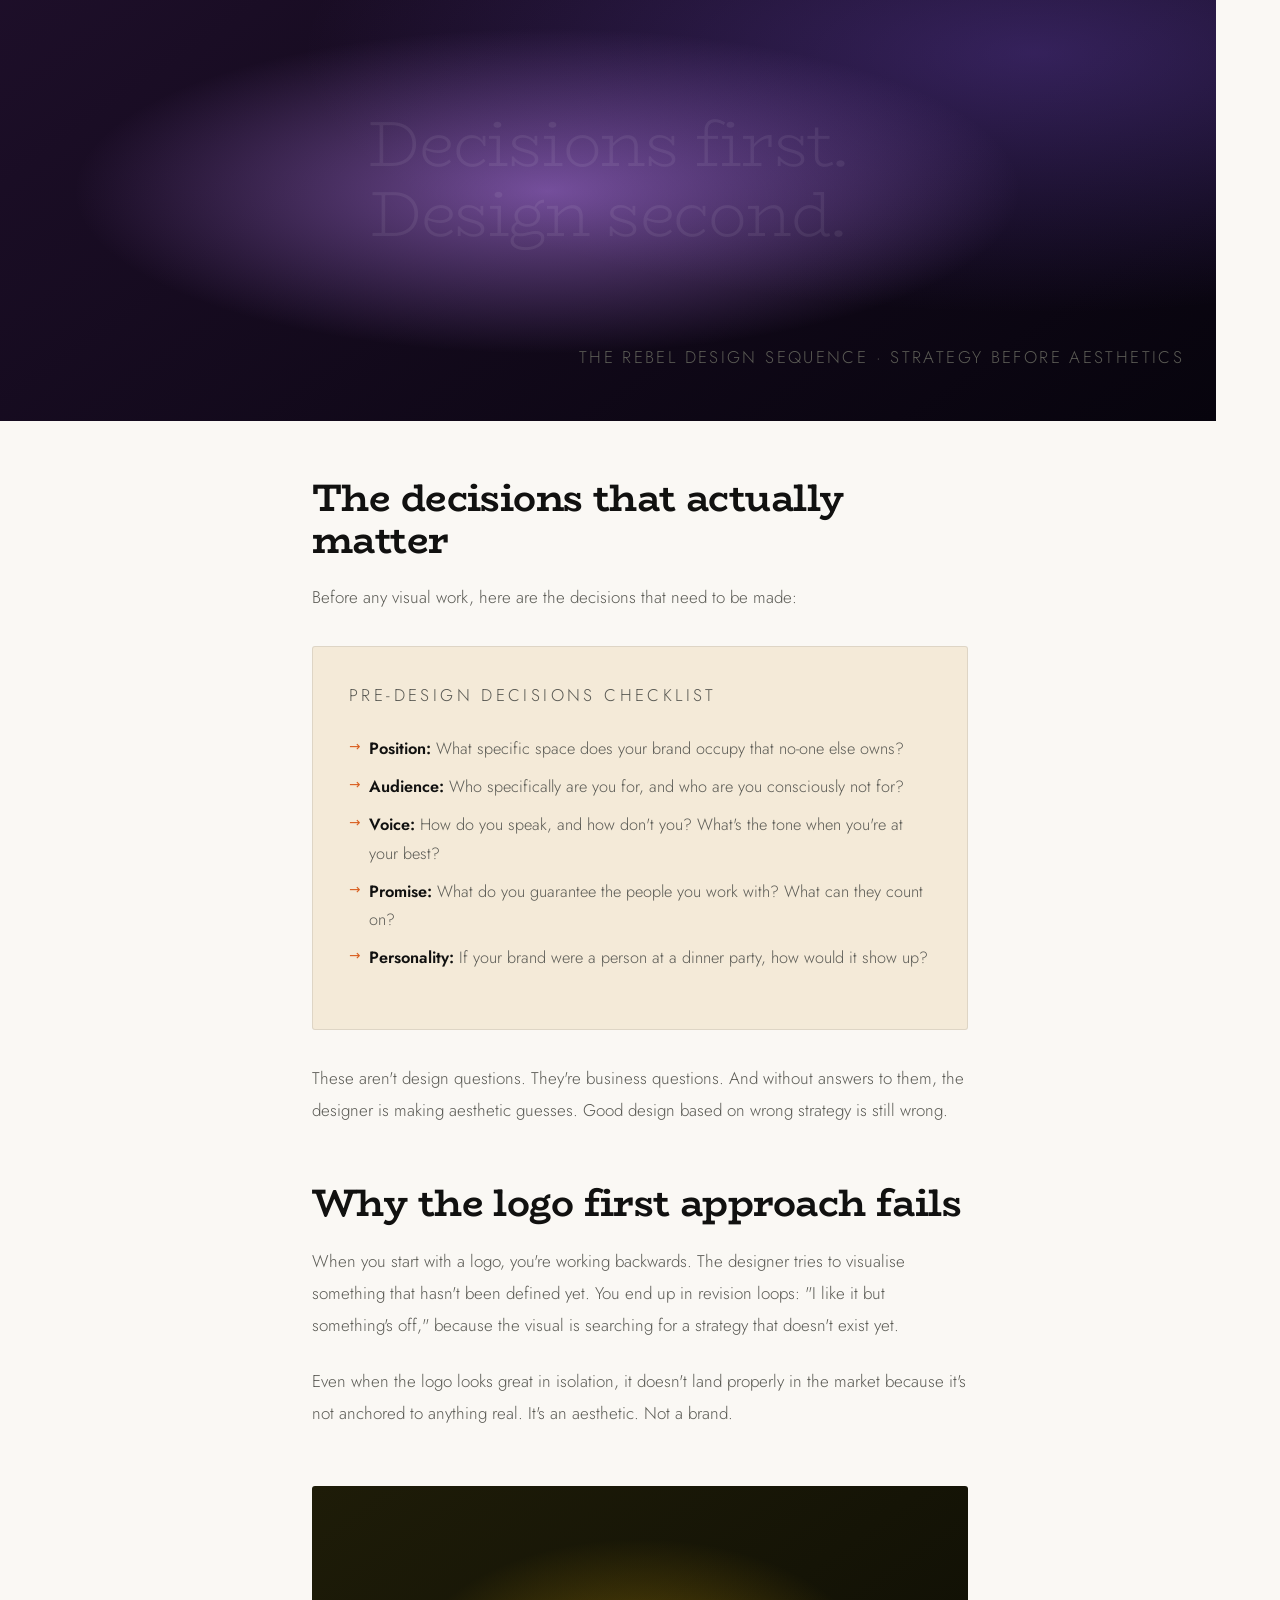
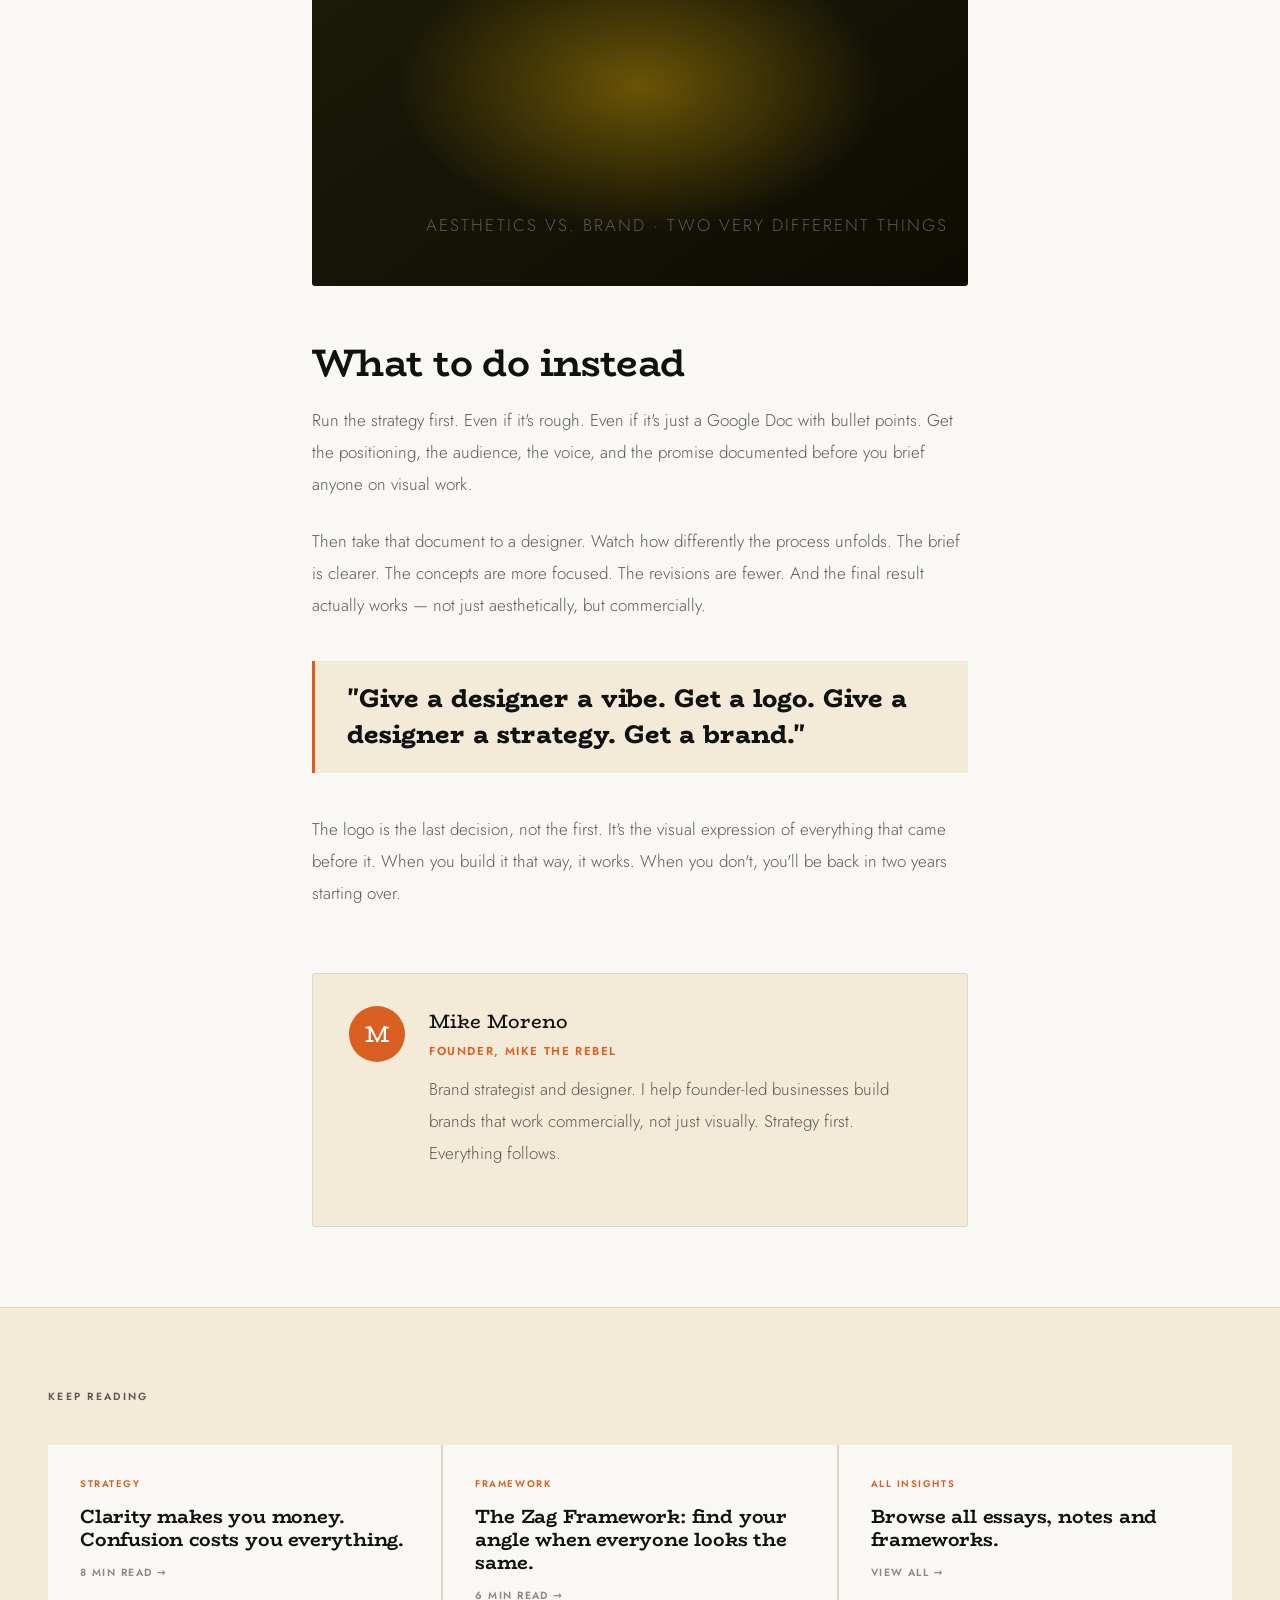
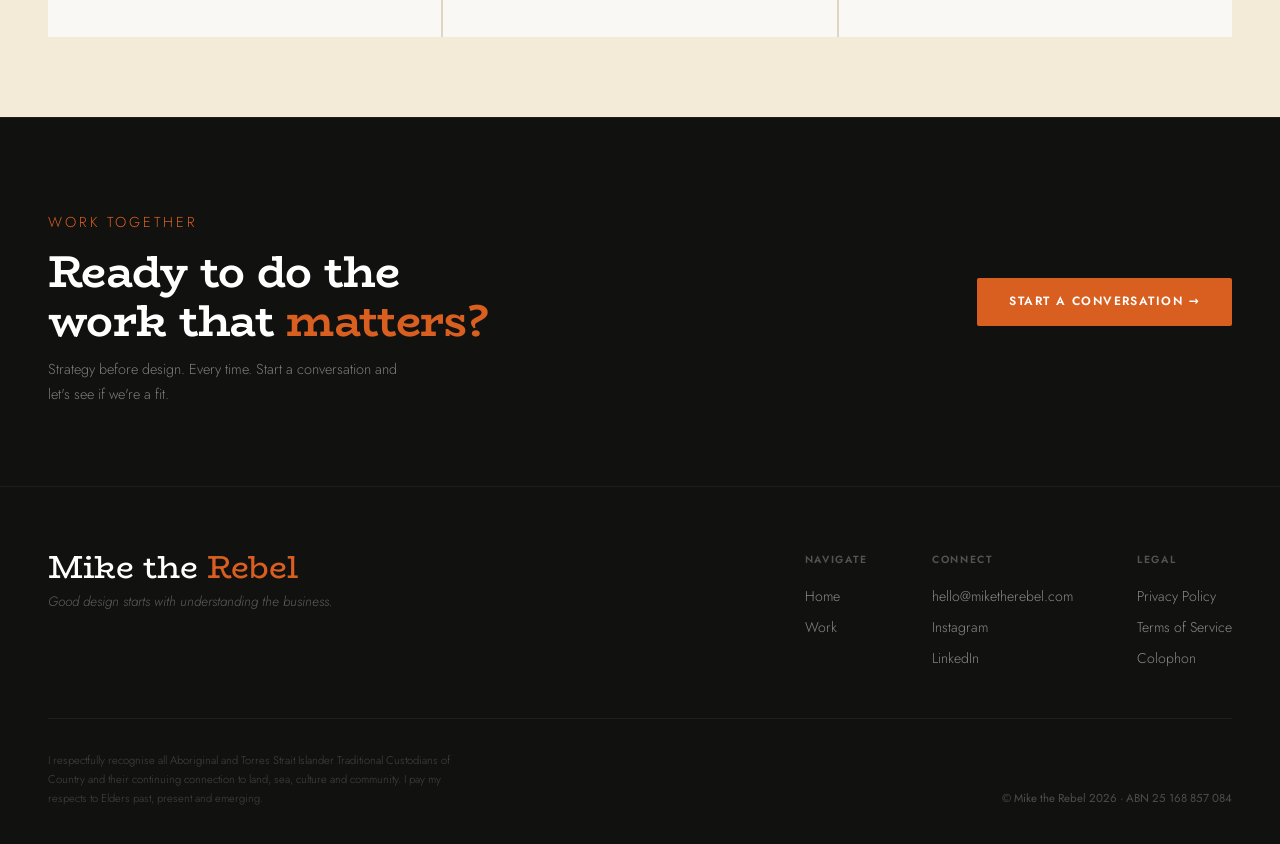
<file: post-stop-making-logos.html>
<!DOCTYPE html>
<html lang="en">
<head>
<!-- Google Tag Manager -->
<script>(function(w,d,s,l,i){w[l]=w[l]||[];w[l].push({'gtm.start':new Date().getTime(),event:'gtm.js'});var f=d.getElementsByTagName(s)[0],j=d.createElement(s),dl=l!='dataLayer'?'&l='+l:'';j.async=true;j.src='https://www.googletagmanager.com/gtm.js?id='+i+dl;f.parentNode.insertBefore(j,f);})(window,document,'script','dataLayer','GTM-M5HVZM4V');</script>
<!-- End Google Tag Manager -->

<meta charset="UTF-8">
<meta name="viewport" content="width=device-width, initial-scale=1.0">
<meta name="robots" content="noindex, nofollow">
<title>Stop making logos. Start making decisions. · Mike the Rebel</title>
<link rel="icon" href="assets/favicon.png">
<link href="https://fonts.googleapis.com/css2?family=BioRhyme:wght@800&family=Jost:wght@300;400;500;600;700&display=swap" rel="stylesheet">
<link rel="stylesheet" href="styles/site.css">
<link rel="stylesheet" href="styles/blog-post.css">
</head>
<body>
<!-- Google Tag Manager (noscript) -->
<noscript><iframe src="https://www.googletagmanager.com/ns.html?id=GTM-M5HVZM4V" height="0" width="0" style="display:none;visibility:hidden"></iframe></noscript>
<!-- End Google Tag Manager (noscript) -->

<div id="nav-slot"></div>

<header class="post-hero">
  <div class="post-hero-bg" style="background:linear-gradient(155deg,#1e0f2a 0%,#07040d 100%)"></div>
  <div class="post-hero-texture" style="background:radial-gradient(ellipse at 60% 30%, rgba(192,132,252,0.45) 0%, transparent 50%), radial-gradient(ellipse at 20% 75%, rgba(139,92,246,0.3) 0%, transparent 55%)"></div>
  <div class="post-hero-content">
    <a href="insights.html" class="post-back">← All Insights</a>
    <div class="post-meta">
      <span class="post-tag">Design</span>
      <span class="post-meta-sep">·</span>
      <span class="post-meta-detail">2 April 2026</span>
      <span class="post-meta-sep">·</span>
      <span class="post-meta-detail">5 min read</span>
    </div>
    <h1 class="post-title">Stop making<br>logos. Start<br><span style="color:#c084fc">making decisions.</span></h1>
    <p class="post-intro">A logo is a symptom, not a solution. Here's the work that has to come before the designer opens Illustrator.</p>
  </div>
  <div class="post-hero-author">
    <div class="post-author-avatar">M</div>
    <div>
      <div class="post-author-name">Mike Moreno</div>
      <div class="post-author-role">Brand Strategist · Mike the Rebel</div>
    </div>
  </div>
</header>

<article class="post-body">
  <div class="post-body-inner">

    <p>The first thing most founders do when they decide their brand isn't working is brief a designer for a new logo. New logo, new website, maybe a fresh colour palette. Done.</p>

    <p>I understand the impulse. Visual work feels tangible. You can point at it, share it, get feedback on it. Strategy is messier. It lives in documents and conversations and half-formed thoughts. A logo is a thing you can hold.</p>

    <p>But here's what I've observed across hundreds of brand projects: <strong>founders who lead with the logo almost always end up redoing it within two years.</strong></p>

    <div class="post-pull">
      <p>"A logo is just a flag. The question is: what country does it represent?"</p>
    </div>

    <h2>What a logo actually does</h2>

    <p>A logo is a recognition device. Its job is to help people identify your brand quickly and consistently across contexts. That's it. It doesn't tell your story. It doesn't communicate your value. It doesn't position you against competitors.</p>

    <p>All of that work has to be done before a single vector is drawn.</p>

    <!-- FULL BLEED -->
    <div class="post-full-break">
      <div class="post-full-break-bg" style="background:linear-gradient(145deg,#1e0f2a,#07040d)"></div>
      <div class="post-full-break-tex" style="background:radial-gradient(ellipse at 45% 50%, rgba(192,132,252,0.55) 0%, transparent 50%), radial-gradient(ellipse at 85% 20%, rgba(139,92,246,0.3) 0%, transparent 50%)"></div>
      <div style="position:absolute;inset:0;display:flex;align-items:center;justify-content:center;padding:3rem;">
        <p style="font-family:var(--bio);font-size:clamp(2rem,5vw,4rem);color:rgba(255,255,255,0.07);text-align:center;line-height:1.1;letter-spacing:-0.02em;user-select:none;">Decisions first.<br>Design second.</p>
      </div>
      <p class="post-full-caption">The Rebel design sequence · Strategy before aesthetics</p>
    </div>

    <h2>The decisions that actually matter</h2>

    <p>Before any visual work, here are the decisions that need to be made:</p>

    <div class="post-highlight">
      <p class="post-highlight-label">Pre-design decisions checklist</p>
      <ul>
        <li><strong>Position:</strong> What specific space does your brand occupy that no-one else owns?</li>
        <li><strong>Audience:</strong> Who specifically are you for, and who are you consciously not for?</li>
        <li><strong>Voice:</strong> How do you speak, and how don't you? What's the tone when you're at your best?</li>
        <li><strong>Promise:</strong> What do you guarantee the people you work with? What can they count on?</li>
        <li><strong>Personality:</strong> If your brand were a person at a dinner party, how would it show up?</li>
      </ul>
    </div>

    <p>These aren't design questions. They're business questions. And without answers to them, the designer is making aesthetic guesses. Good design based on wrong strategy is still wrong.</p>

    <h2>Why the logo first approach fails</h2>

    <p>When you start with a logo, you're working backwards. The designer tries to visualise something that hasn't been defined yet. You end up in revision loops: "I like it but something's off," because the visual is searching for a strategy that doesn't exist yet.</p>

    <p>Even when the logo looks great in isolation, it doesn't land properly in the market because it's not anchored to anything real. It's an aesthetic. Not a brand.</p>

    <!-- IMAGE BREAK -->
    <div class="post-img-break">
      <div class="post-img-break-bg" style="background:linear-gradient(145deg,#1e1c08,#0c0c04)"></div>
      <div class="post-img-break-tex" style="background:radial-gradient(ellipse at 50% 50%, rgba(234,179,8,0.4) 0%, transparent 52%)"></div>
      <p class="post-img-caption">Aesthetics vs. Brand · Two very different things</p>
    </div>

    <h2>What to do instead</h2>

    <p>Run the strategy first. Even if it's rough. Even if it's just a Google Doc with bullet points. Get the positioning, the audience, the voice, and the promise documented before you brief anyone on visual work.</p>

    <p>Then take that document to a designer. Watch how differently the process unfolds. The brief is clearer. The concepts are more focused. The revisions are fewer. And the final result actually works — not just aesthetically, but commercially.</p>

    <div class="post-pull">
      <p>"Give a designer a vibe. Get a logo. Give a designer a strategy. Get a brand."</p>
    </div>

    <p>The logo is the last decision, not the first. It's the visual expression of everything that came before it. When you build it that way, it works. When you don't, you'll be back in two years starting over.</p>

    <div class="post-author-card">
      <div class="post-author-card-avatar">M</div>
      <div>
        <div class="post-author-card-name">Mike Moreno</div>
        <div class="post-author-card-role">Founder, Mike the Rebel</div>
        <p class="post-author-card-bio">Brand strategist and designer. I help founder-led businesses build brands that work commercially, not just visually. Strategy first. Everything follows.</p>
      </div>
    </div>

  </div>
</article>

<section class="post-related reveal">
  <p class="post-related-label">Keep Reading</p>
  <div class="post-related-grid">
    <a href="post-clarity-makes-money.html" class="post-related-card">
      <p class="prc-tag">Strategy</p>
      <h3 class="prc-title">Clarity makes you money. Confusion costs you everything.</h3>
      <span class="prc-read">8 min read →</span>
    </a>
    <a href="post-zag-framework.html" class="post-related-card">
      <p class="prc-tag">Framework</p>
      <h3 class="prc-title">The Zag Framework: find your angle when everyone looks the same.</h3>
      <span class="prc-read">6 min read →</span>
    </a>
    <a href="insights.html" class="post-related-card">
      <p class="prc-tag">All Insights</p>
      <h3 class="prc-title">Browse all essays, notes and frameworks.</h3>
      <span class="prc-read">View all →</span>
    </a>
  </div>
</section>

<div class="post-cta on-dark">
  <div class="post-cta-copy">
    <p class="sec-label">Work Together</p>
    <h2>Ready to do the<br>work that <span class="accent">matters?</span></h2>
    <p>Strategy before design. Every time. Start a conversation and let's see if we're a fit.</p>
  </div>
  <a href="./#contact" class="btn btn-orange">Start a Conversation →</a>
</div>

<div id="footer-slot"></div>
<script src="scripts/chrome.js"></script>
<script>MTR.injectChrome({ onDark: false });</script>
</body>
</html>
</file>
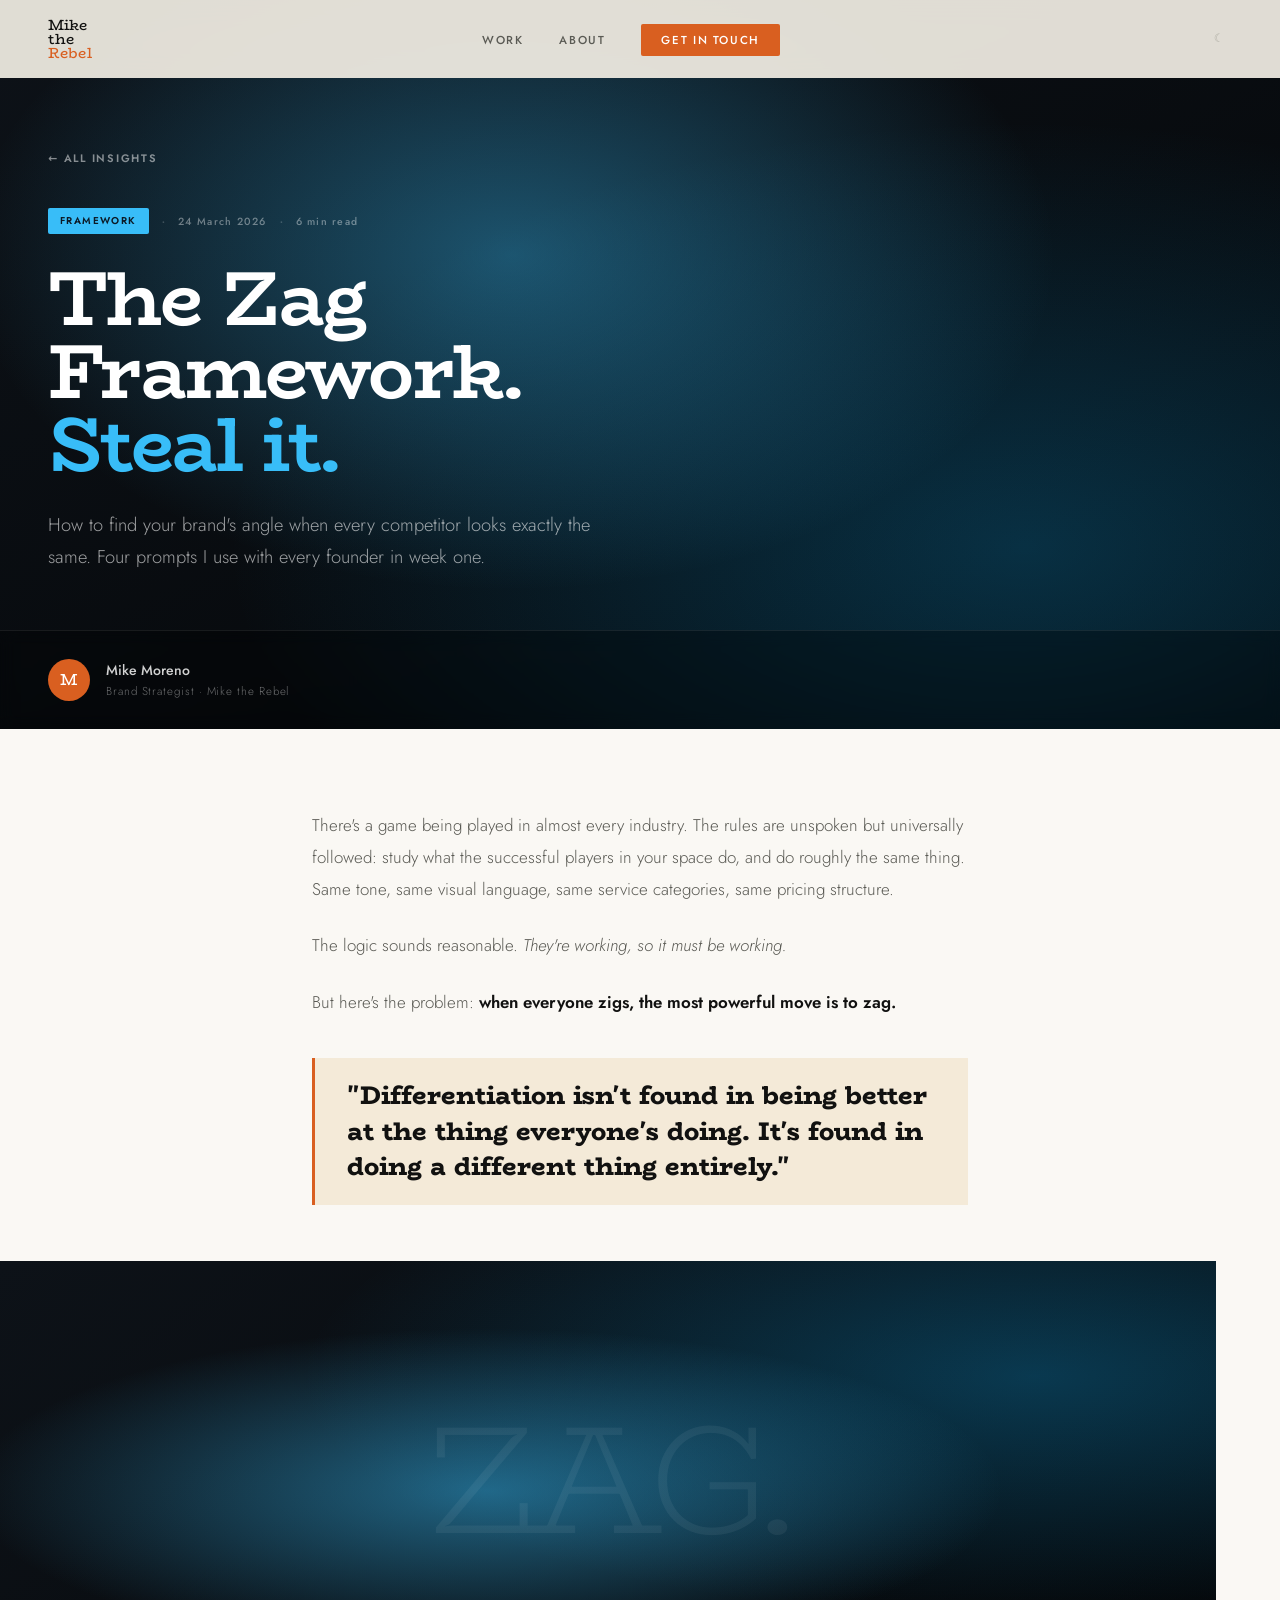
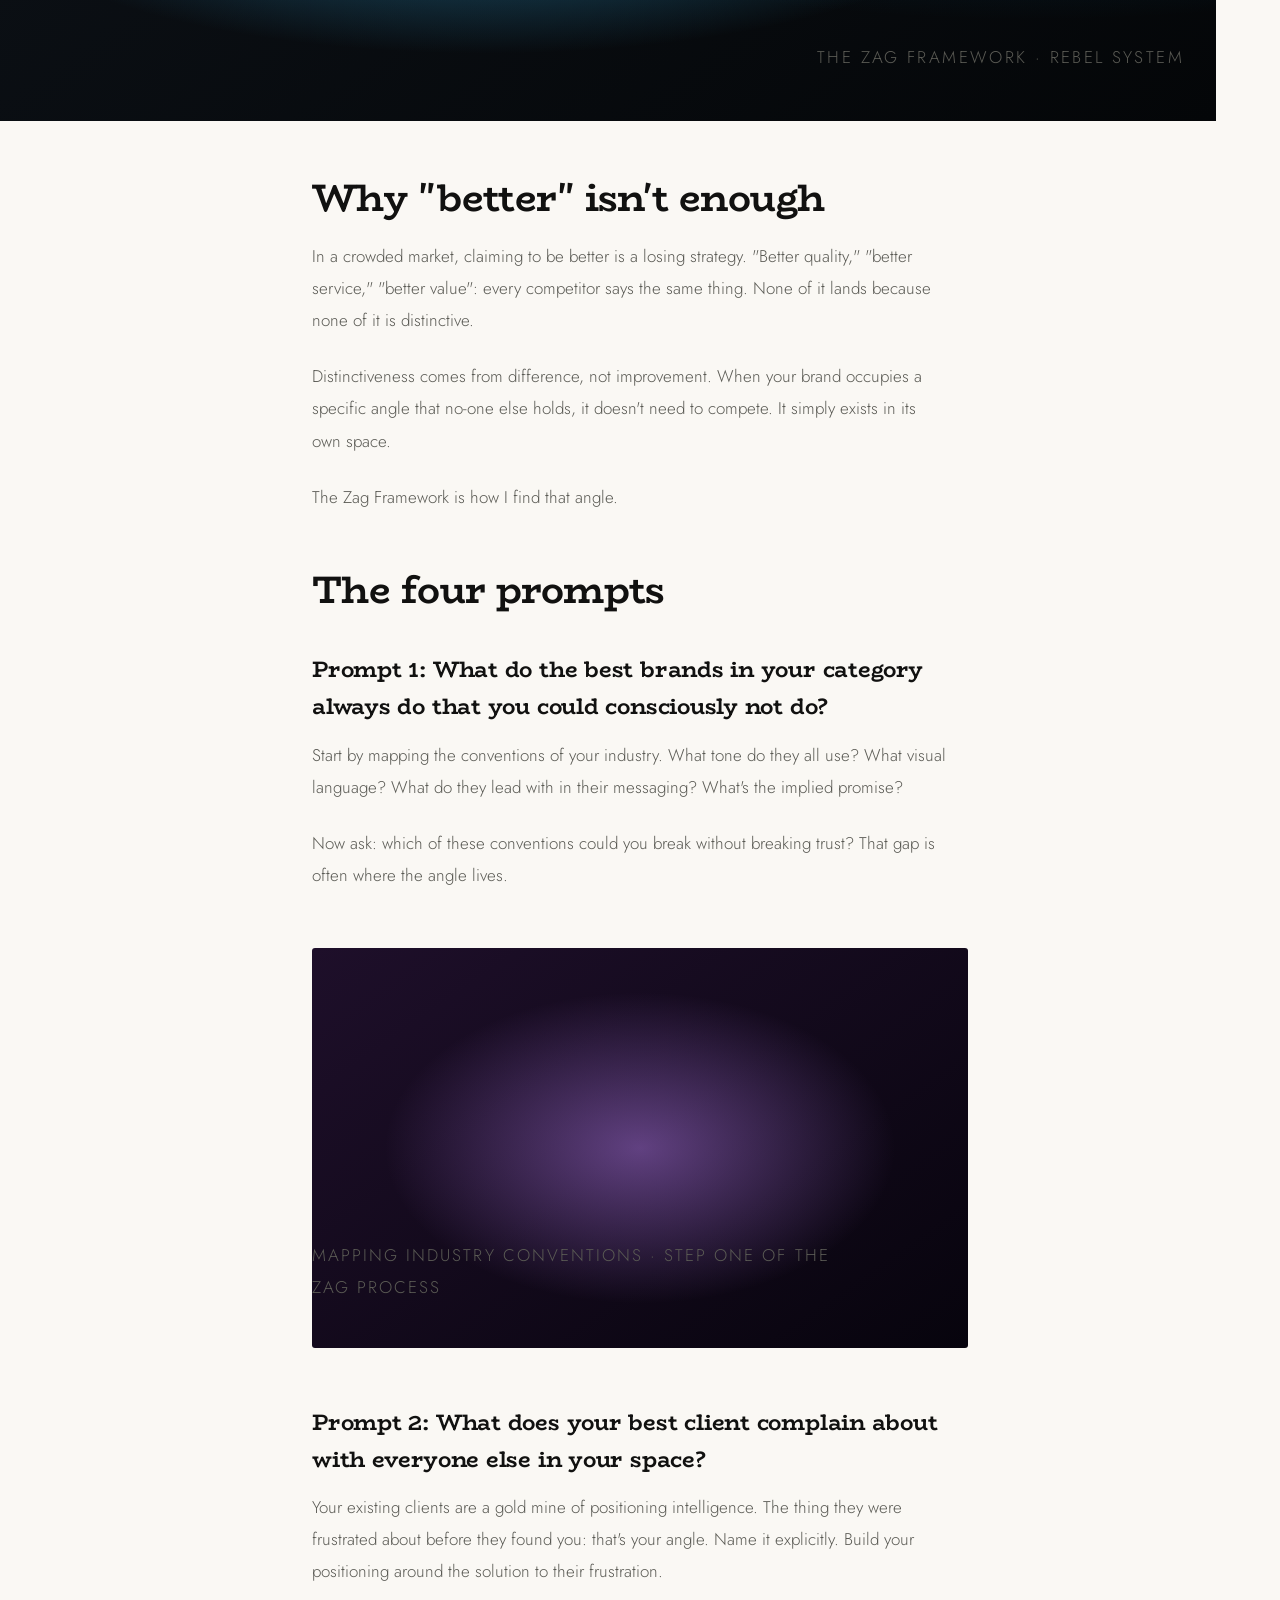
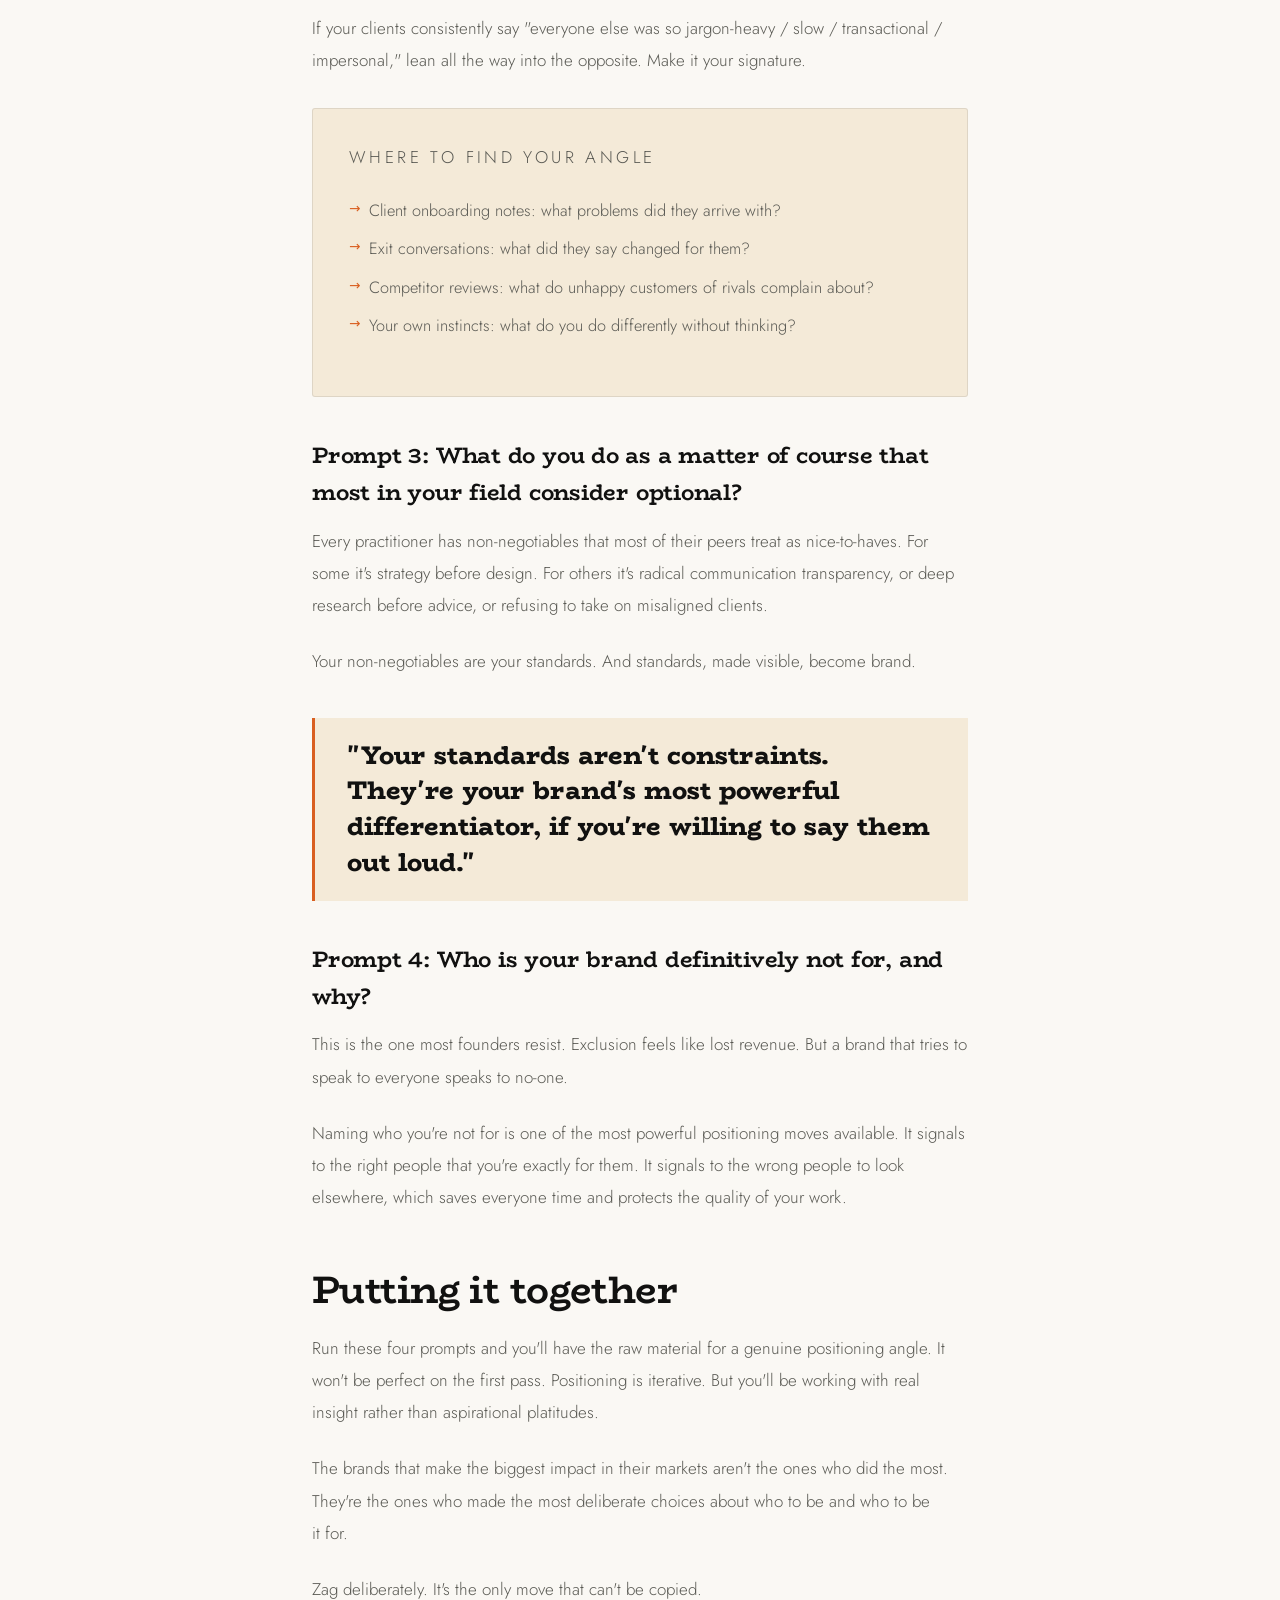
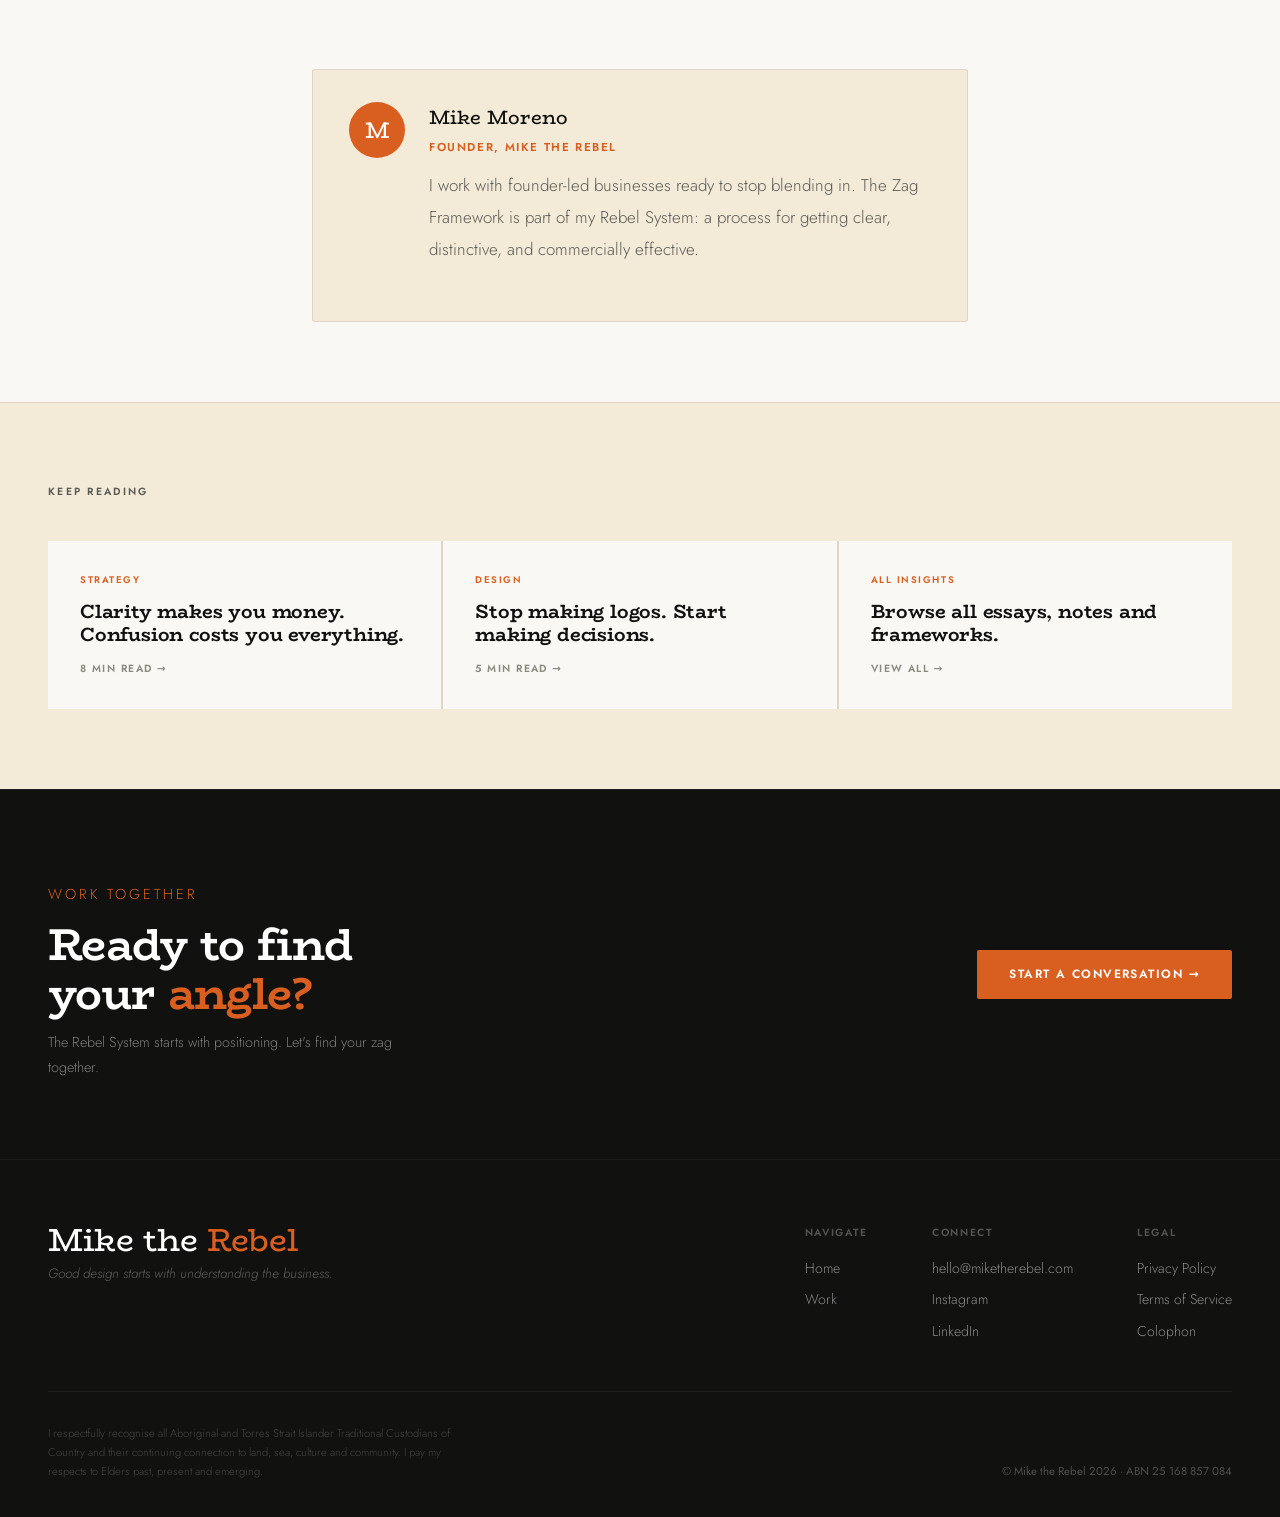
<file: post-zag-framework.html>
<!DOCTYPE html>
<html lang="en">
<head>
<!-- Google Tag Manager -->
<script>(function(w,d,s,l,i){w[l]=w[l]||[];w[l].push({'gtm.start':new Date().getTime(),event:'gtm.js'});var f=d.getElementsByTagName(s)[0],j=d.createElement(s),dl=l!='dataLayer'?'&l='+l:'';j.async=true;j.src='https://www.googletagmanager.com/gtm.js?id='+i+dl;f.parentNode.insertBefore(j,f);})(window,document,'script','dataLayer','GTM-M5HVZM4V');</script>
<!-- End Google Tag Manager -->

<meta charset="UTF-8">
<meta name="viewport" content="width=device-width, initial-scale=1.0">
<meta name="robots" content="noindex, nofollow">
<title>The Zag Framework · Mike the Rebel</title>
<link rel="icon" href="assets/favicon.png">
<link href="https://fonts.googleapis.com/css2?family=BioRhyme:wght@800&family=Jost:wght@300;400;500;600;700&display=swap" rel="stylesheet">
<link rel="stylesheet" href="styles/site.css">
<link rel="stylesheet" href="styles/blog-post.css">
</head>
<body>
<!-- Google Tag Manager (noscript) -->
<noscript><iframe src="https://www.googletagmanager.com/ns.html?id=GTM-M5HVZM4V" height="0" width="0" style="display:none;visibility:hidden"></iframe></noscript>
<!-- End Google Tag Manager (noscript) -->

<div id="nav-slot"></div>

<header class="post-hero">
  <div class="post-hero-bg" style="background:linear-gradient(155deg,#0d1218 0%,#040608 100%)"></div>
  <div class="post-hero-texture" style="background:radial-gradient(ellipse at 40% 35%, rgba(56,189,248,0.4) 0%, transparent 50%), radial-gradient(ellipse at 80% 75%, rgba(14,165,233,0.25) 0%, transparent 55%)"></div>
  <div class="post-hero-content">
    <a href="insights.html" class="post-back">← All Insights</a>
    <div class="post-meta">
      <span class="post-tag" style="background:#38bdf8; color:#0c1a26;">Framework</span>
      <span class="post-meta-sep">·</span>
      <span class="post-meta-detail">24 March 2026</span>
      <span class="post-meta-sep">·</span>
      <span class="post-meta-detail">6 min read</span>
    </div>
    <h1 class="post-title">The Zag<br>Framework.<br><span style="color:#38bdf8">Steal it.</span></h1>
    <p class="post-intro">How to find your brand's angle when every competitor looks exactly the same. Four prompts I use with every founder in week one.</p>
  </div>
  <div class="post-hero-author">
    <div class="post-author-avatar">M</div>
    <div>
      <div class="post-author-name">Mike Moreno</div>
      <div class="post-author-role">Brand Strategist · Mike the Rebel</div>
    </div>
  </div>
</header>

<article class="post-body">
  <div class="post-body-inner">

    <p>There's a game being played in almost every industry. The rules are unspoken but universally followed: study what the successful players in your space do, and do roughly the same thing. Same tone, same visual language, same service categories, same pricing structure.</p>

    <p>The logic sounds reasonable. <em>They're working, so it must be working.</em></p>

    <p>But here's the problem: <strong>when everyone zigs, the most powerful move is to zag.</strong></p>

    <div class="post-pull">
      <p>"Differentiation isn't found in being better at the thing everyone's doing. It's found in doing a different thing entirely."</p>
    </div>

    <!-- FULL BLEED -->
    <div class="post-full-break">
      <div class="post-full-break-bg" style="background:linear-gradient(145deg,#0d1218,#040608)"></div>
      <div class="post-full-break-tex" style="background:radial-gradient(ellipse at 40% 50%, rgba(56,189,248,0.5) 0%, transparent 50%), radial-gradient(ellipse at 85% 25%, rgba(14,165,233,0.3) 0%, transparent 50%)"></div>
      <div style="position:absolute;inset:0;display:flex;align-items:center;justify-content:center;padding:3rem;">
        <p style="font-family:var(--bio);font-size:clamp(4rem,12vw,10rem);color:rgba(255,255,255,0.06);text-align:center;line-height:0.85;letter-spacing:-0.05em;user-select:none;">ZAG.</p>
      </div>
      <p class="post-full-caption">The Zag Framework · Rebel System</p>
    </div>

    <h2>Why "better" isn't enough</h2>

    <p>In a crowded market, claiming to be better is a losing strategy. "Better quality," "better service," "better value": every competitor says the same thing. None of it lands because none of it is distinctive.</p>

    <p>Distinctiveness comes from difference, not improvement. When your brand occupies a specific angle that no-one else holds, it doesn't need to compete. It simply exists in its own space.</p>

    <p>The Zag Framework is how I find that angle.</p>

    <h2>The four prompts</h2>

    <h3>Prompt 1: What do the best brands in your category always do that you could consciously not do?</h3>

    <p>Start by mapping the conventions of your industry. What tone do they all use? What visual language? What do they lead with in their messaging? What's the implied promise?</p>

    <p>Now ask: which of these conventions could you break without breaking trust? That gap is often where the angle lives.</p>

    <!-- IMAGE BREAK -->
    <div class="post-img-break">
      <div class="post-img-break-bg" style="background:linear-gradient(145deg,#1e0f2a,#07040d)"></div>
      <div class="post-img-break-tex" style="background:radial-gradient(ellipse at 50% 50%, rgba(192,132,252,0.45) 0%, transparent 55%)"></div>
      <p class="post-img-caption">Mapping industry conventions · Step one of the Zag process</p>
    </div>

    <h3>Prompt 2: What does your best client complain about with everyone else in your space?</h3>

    <p>Your existing clients are a gold mine of positioning intelligence. The thing they were frustrated about before they found you: that's your angle. Name it explicitly. Build your positioning around the solution to their frustration.</p>

    <p>If your clients consistently say "everyone else was so jargon-heavy / slow / transactional / impersonal," lean all the way into the opposite. Make it your signature.</p>

    <div class="post-highlight">
      <p class="post-highlight-label">Where to find your angle</p>
      <ul>
        <li>Client onboarding notes: what problems did they arrive with?</li>
        <li>Exit conversations: what did they say changed for them?</li>
        <li>Competitor reviews: what do unhappy customers of rivals complain about?</li>
        <li>Your own instincts: what do you do differently without thinking?</li>
      </ul>
    </div>

    <h3>Prompt 3: What do you do as a matter of course that most in your field consider optional?</h3>

    <p>Every practitioner has non-negotiables that most of their peers treat as nice-to-haves. For some it's strategy before design. For others it's radical communication transparency, or deep research before advice, or refusing to take on misaligned clients.</p>

    <p>Your non-negotiables are your standards. And standards, made visible, become brand.</p>

    <div class="post-pull">
      <p>"Your standards aren't constraints. They're your brand's most powerful differentiator, if you're willing to say them out loud."</p>
    </div>

    <h3>Prompt 4: Who is your brand definitively not for, and why?</h3>

    <p>This is the one most founders resist. Exclusion feels like lost revenue. But a brand that tries to speak to everyone speaks to no-one.</p>

    <p>Naming who you're not for is one of the most powerful positioning moves available. It signals to the right people that you're exactly for them. It signals to the wrong people to look elsewhere, which saves everyone time and protects the quality of your work.</p>

    <h2>Putting it together</h2>

    <p>Run these four prompts and you'll have the raw material for a genuine positioning angle. It won't be perfect on the first pass. Positioning is iterative. But you'll be working with real insight rather than aspirational platitudes.</p>

    <p>The brands that make the biggest impact in their markets aren't the ones who did the most. They're the ones who made the most deliberate choices about who to be and who to be it for.</p>

    <p>Zag deliberately. It's the only move that can't be copied.</p>

    <div class="post-author-card">
      <div class="post-author-card-avatar">M</div>
      <div>
        <div class="post-author-card-name">Mike Moreno</div>
        <div class="post-author-card-role">Founder, Mike the Rebel</div>
        <p class="post-author-card-bio">I work with founder-led businesses ready to stop blending in. The Zag Framework is part of my Rebel System: a process for getting clear, distinctive, and commercially effective.</p>
      </div>
    </div>

  </div>
</article>

<section class="post-related reveal">
  <p class="post-related-label">Keep Reading</p>
  <div class="post-related-grid">
    <a href="post-clarity-makes-money.html" class="post-related-card">
      <p class="prc-tag">Strategy</p>
      <h3 class="prc-title">Clarity makes you money. Confusion costs you everything.</h3>
      <span class="prc-read">8 min read →</span>
    </a>
    <a href="post-stop-making-logos.html" class="post-related-card">
      <p class="prc-tag">Design</p>
      <h3 class="prc-title">Stop making logos. Start making decisions.</h3>
      <span class="prc-read">5 min read →</span>
    </a>
    <a href="insights.html" class="post-related-card">
      <p class="prc-tag">All Insights</p>
      <h3 class="prc-title">Browse all essays, notes and frameworks.</h3>
      <span class="prc-read">View all →</span>
    </a>
  </div>
</section>

<div class="post-cta on-dark">
  <div class="post-cta-copy">
    <p class="sec-label">Work Together</p>
    <h2>Ready to find<br>your <span class="accent">angle?</span></h2>
    <p>The Rebel System starts with positioning. Let's find your zag together.</p>
  </div>
  <a href="./#contact" class="btn btn-orange">Start a Conversation →</a>
</div>

<div id="footer-slot"></div>
<script src="scripts/chrome.js"></script>
<script>MTR.injectChrome({ onDark: false });</script>
</body>
</html>
</file>
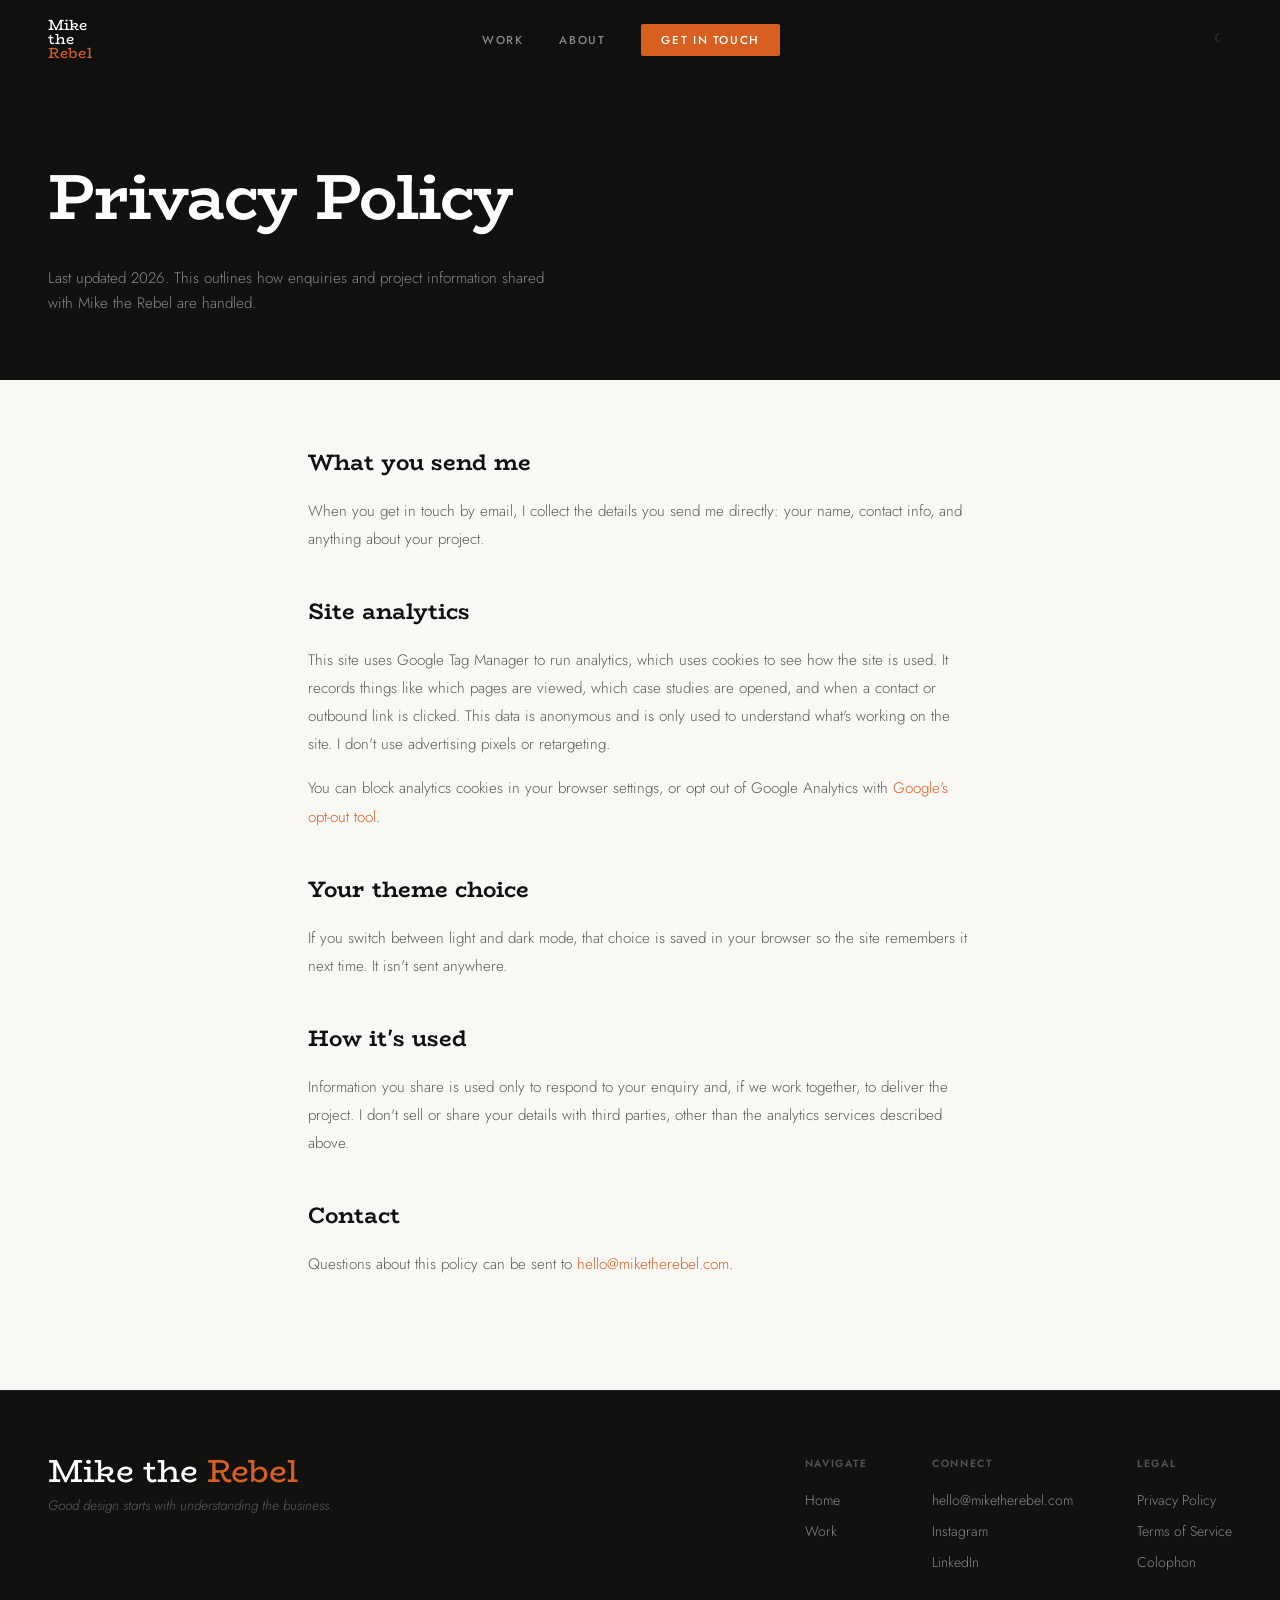
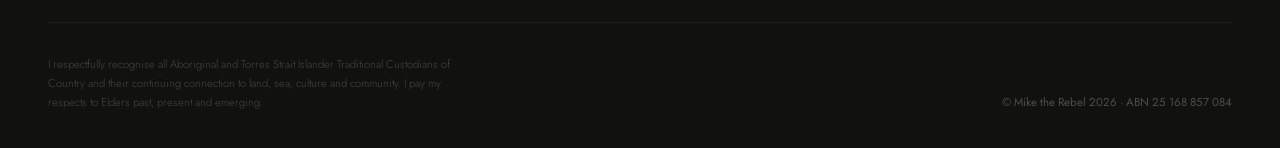
<file: privacy-policy.html>
<!DOCTYPE html>
<html lang="en">
<head>
<!-- Google Tag Manager -->
<script>(function(w,d,s,l,i){w[l]=w[l]||[];w[l].push({'gtm.start':new Date().getTime(),event:'gtm.js'});var f=d.getElementsByTagName(s)[0],j=d.createElement(s),dl=l!='dataLayer'?'&l='+l:'';j.async=true;j.src='https://www.googletagmanager.com/gtm.js?id='+i+dl;f.parentNode.insertBefore(j,f);})(window,document,'script','dataLayer','GTM-M5HVZM4V');</script>
<!-- End Google Tag Manager -->

<meta charset="UTF-8">
<meta name="viewport" content="width=device-width, initial-scale=1.0">
<title>Privacy Policy · Mike the Rebel</title>
<link rel="icon" href="assets/favicon.png">
<link href="https://fonts.googleapis.com/css2?family=BioRhyme:wght@800&family=Jost:wght@300;400;500;600;700&display=swap" rel="stylesheet">
<link rel="stylesheet" href="styles/site.css">
</head>
<body>
<!-- Google Tag Manager (noscript) -->
<noscript><iframe src="https://www.googletagmanager.com/ns.html?id=GTM-M5HVZM4V" height="0" width="0" style="display:none;visibility:hidden"></iframe></noscript>
<!-- End Google Tag Manager (noscript) -->

<div id="nav-slot"></div>
<header class="legal-hero"><h1>Privacy Policy</h1><p>Last updated 2026. This outlines how enquiries and project information shared with Mike the Rebel are handled.</p></header>
<main class="legal-body">
<h2>What you send me</h2>
<p>When you get in touch by email, I collect the details you send me directly: your name, contact info, and anything about your project.</p>
<h2>Site analytics</h2>
<p>This site uses Google Tag Manager to run analytics, which uses cookies to see how the site is used. It records things like which pages are viewed, which case studies are opened, and when a contact or outbound link is clicked. This data is anonymous and is only used to understand what's working on the site. I don't use advertising pixels or retargeting.</p>
<p>You can block analytics cookies in your browser settings, or opt out of Google Analytics with <a href="https://tools.google.com/dlpage/gaoptout" target="_blank" rel="noopener">Google's opt-out tool</a>.</p>
<h2>Your theme choice</h2>
<p>If you switch between light and dark mode, that choice is saved in your browser so the site remembers it next time. It isn't sent anywhere.</p>
<h2>How it's used</h2>
<p>Information you share is used only to respond to your enquiry and, if we work together, to deliver the project. I don't sell or share your details with third parties, other than the analytics services described above.</p>
<h2>Contact</h2>
<p>Questions about this policy can be sent to <a href="mailto:hello@miketherebel.com">hello@miketherebel.com</a>.</p>
</main>
<div id="footer-slot"></div>
<script src="scripts/chrome.js"></script>
<script>MTR.injectChrome({ onDark: true });</script>
</body>
</html>
</file>
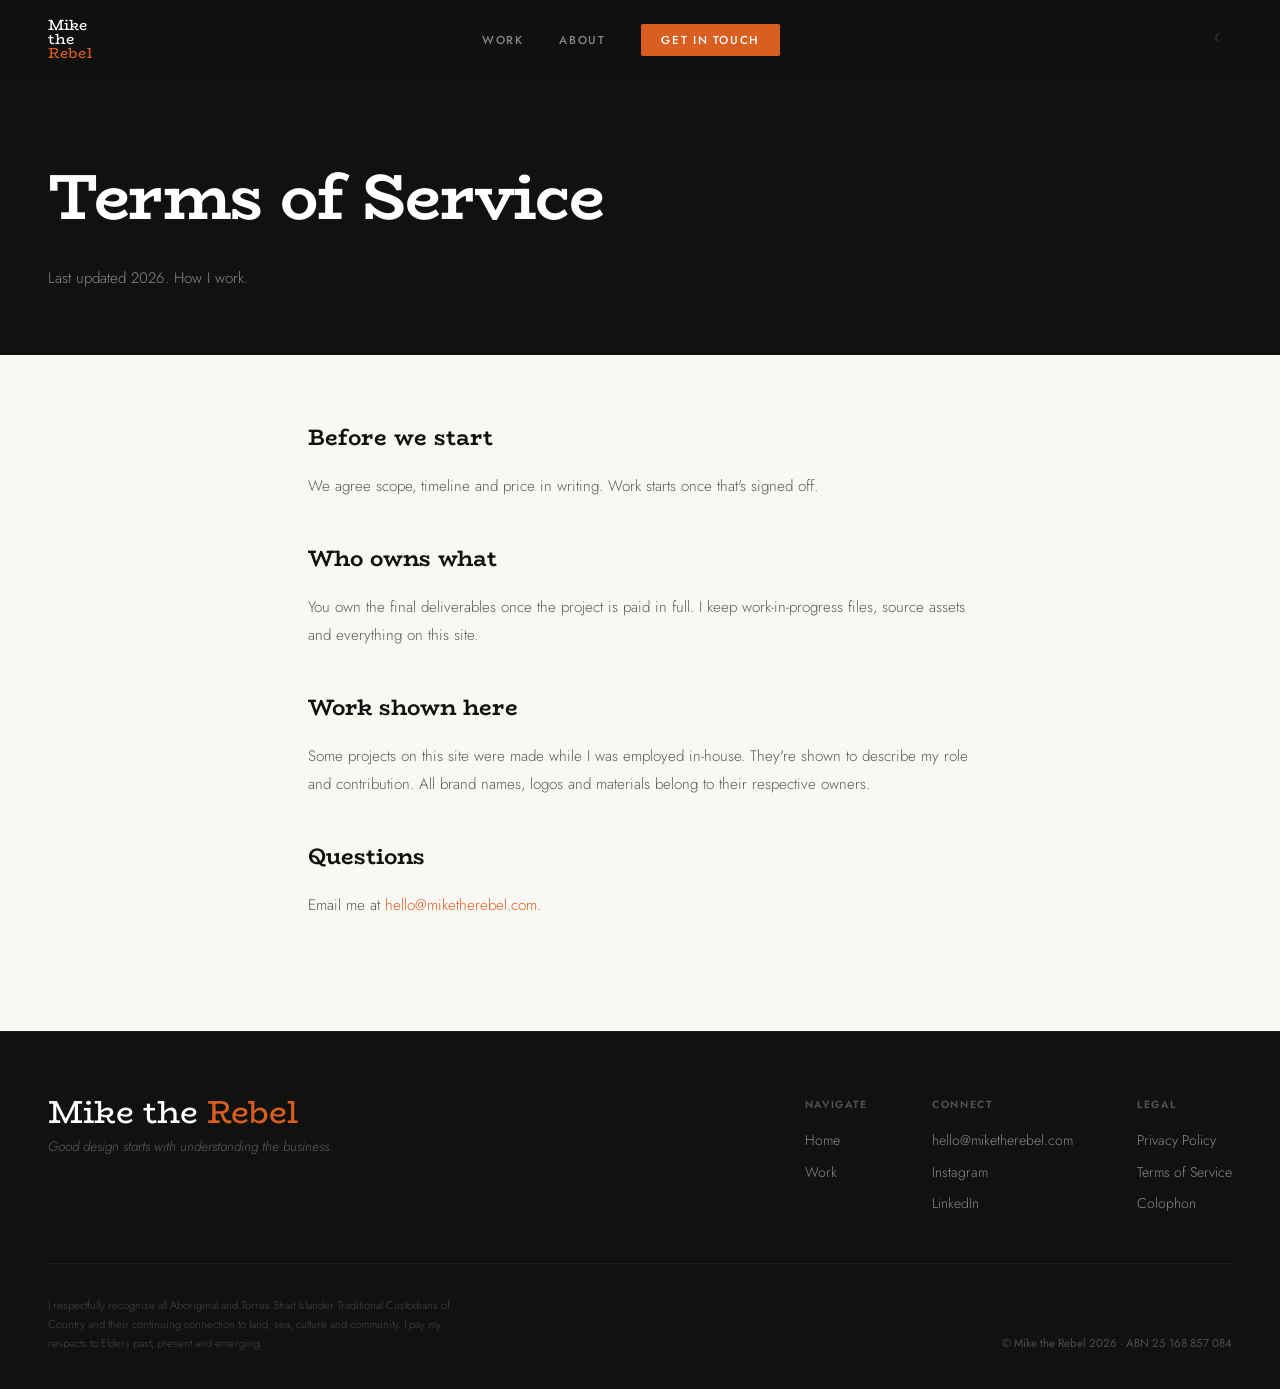
<file: terms-of-service.html>
<!DOCTYPE html>
<html lang="en">
<head>
<!-- Google Tag Manager -->
<script>(function(w,d,s,l,i){w[l]=w[l]||[];w[l].push({'gtm.start':new Date().getTime(),event:'gtm.js'});var f=d.getElementsByTagName(s)[0],j=d.createElement(s),dl=l!='dataLayer'?'&l='+l:'';j.async=true;j.src='https://www.googletagmanager.com/gtm.js?id='+i+dl;f.parentNode.insertBefore(j,f);})(window,document,'script','dataLayer','GTM-M5HVZM4V');</script>
<!-- End Google Tag Manager -->

<meta charset="UTF-8">
<meta name="viewport" content="width=device-width, initial-scale=1.0">
<title>Terms of Service · Mike the Rebel</title>
<link rel="icon" href="assets/favicon.png">
<link href="https://fonts.googleapis.com/css2?family=BioRhyme:wght@800&family=Jost:wght@300;400;500;600;700&display=swap" rel="stylesheet">
<link rel="stylesheet" href="styles/site.css">
</head>
<body>
<!-- Google Tag Manager (noscript) -->
<noscript><iframe src="https://www.googletagmanager.com/ns.html?id=GTM-M5HVZM4V" height="0" width="0" style="display:none;visibility:hidden"></iframe></noscript>
<!-- End Google Tag Manager (noscript) -->

<div id="nav-slot"></div>
<header class="legal-hero"><h1>Terms of Service</h1><p>Last updated 2026. How I work.</p></header>
<main class="legal-body">
<h2>Before we start</h2>
<p>We agree scope, timeline and price in writing. Work starts once that's signed off.</p>
<h2>Who owns what</h2>
<p>You own the final deliverables once the project is paid in full. I keep work-in-progress files, source assets and everything on this site.</p>
<h2>Work shown here</h2>
<p>Some projects on this site were made while I was employed in-house. They're shown to describe my role and contribution. All brand names, logos and materials belong to their respective owners.</p>
<h2>Questions</h2>
<p>Email me at <a href="mailto:hello@miketherebel.com">hello@miketherebel.com</a>.</p>
</main>
<div id="footer-slot"></div>
<script src="scripts/chrome.js"></script>
<script>MTR.injectChrome({ onDark: true });</script>
</body>
</html>
</file>
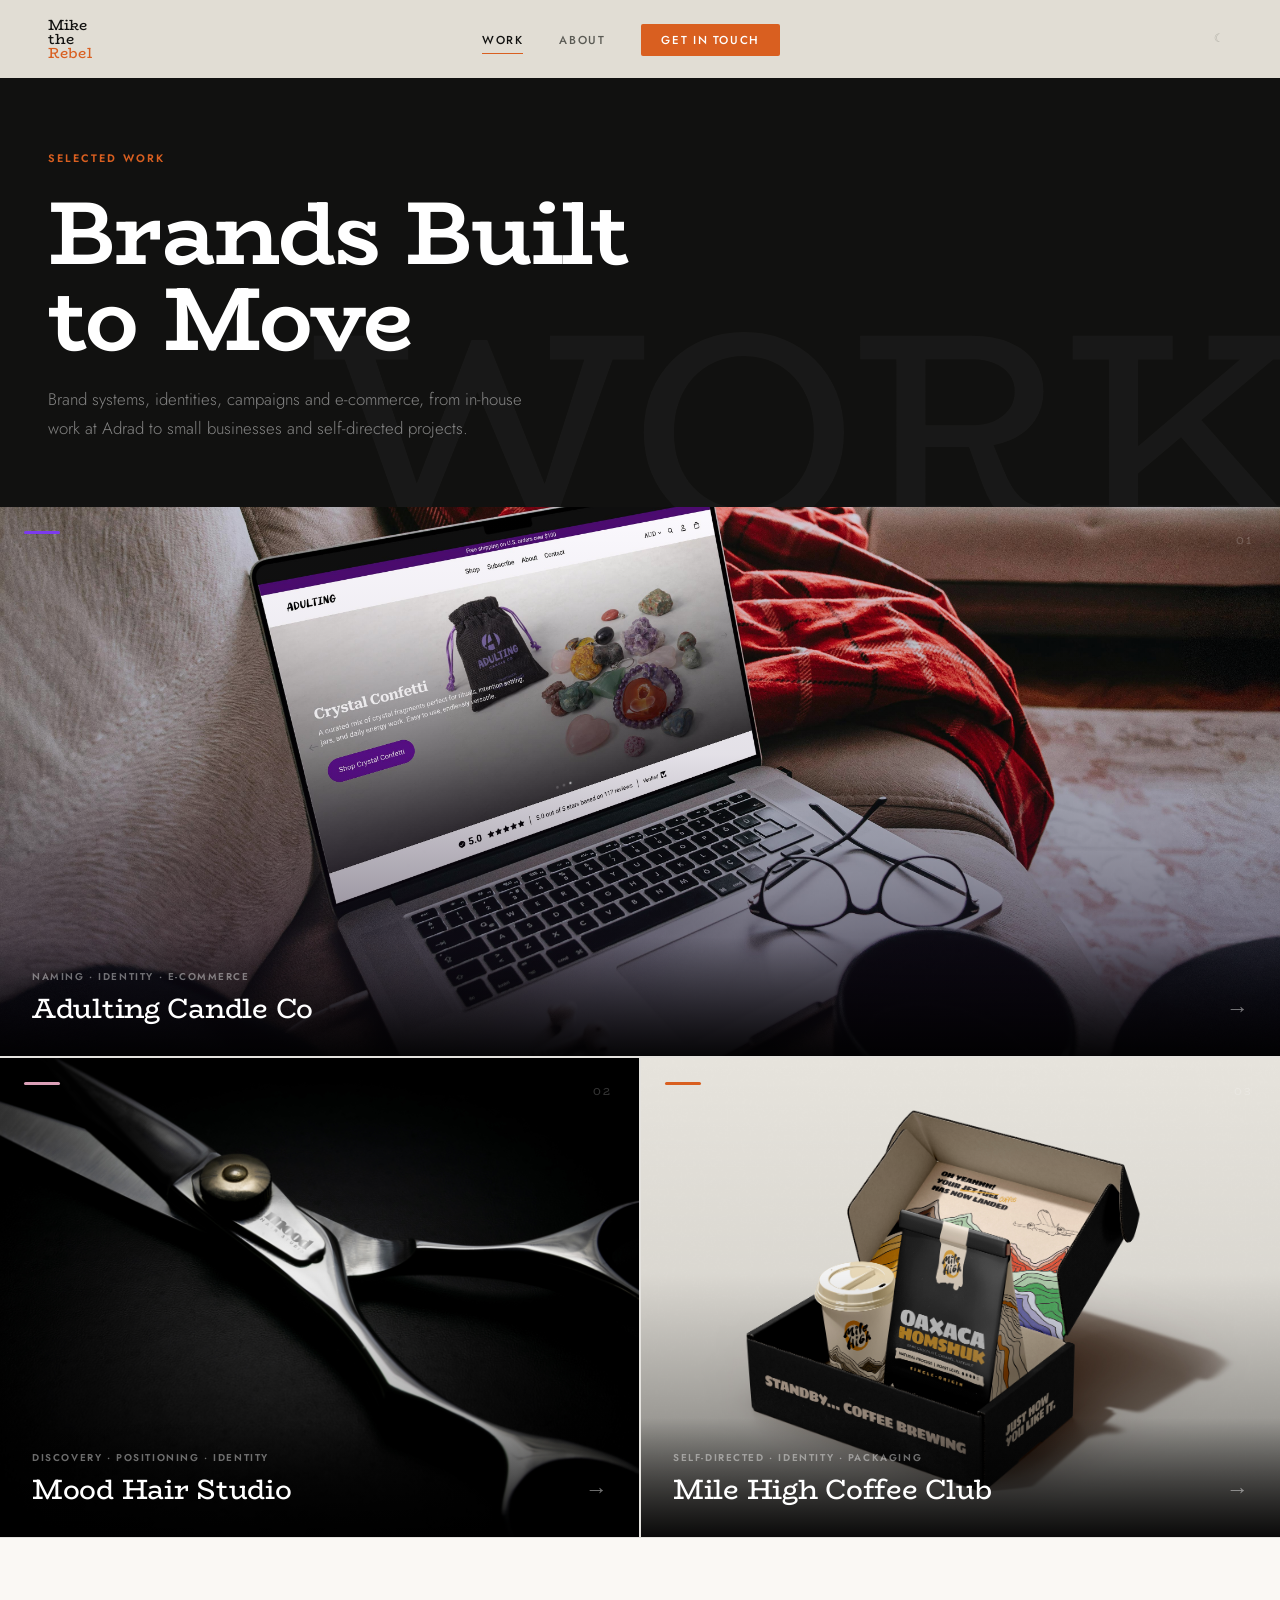
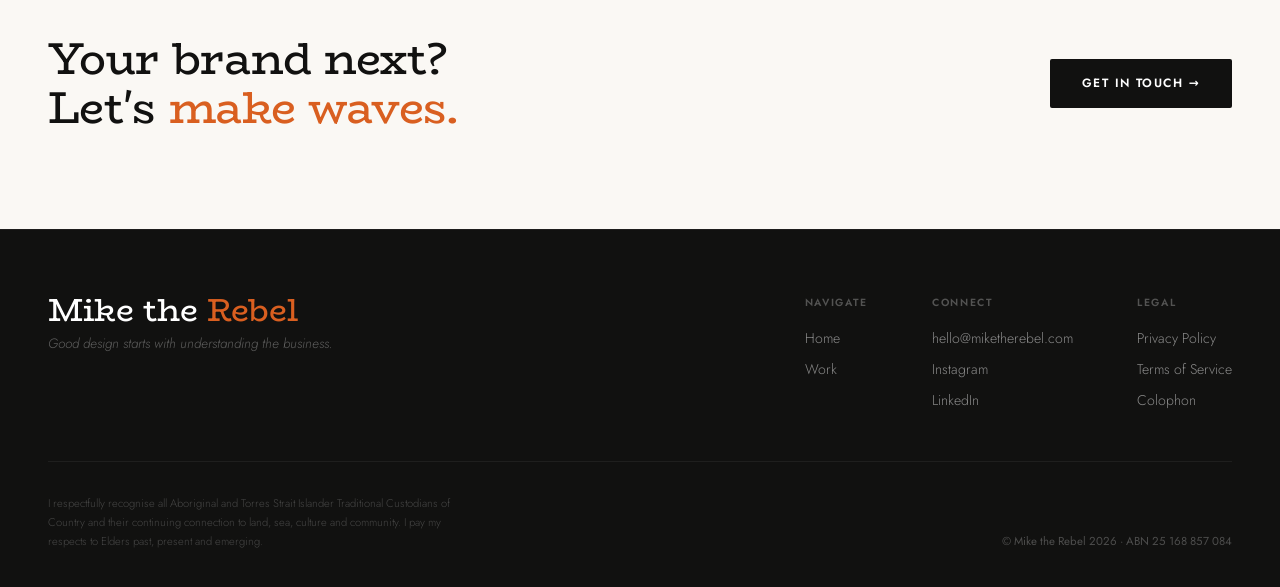
<file: work.html>
<!DOCTYPE html>
<html lang="en">
<head>
<!-- Google Tag Manager -->
<script>(function(w,d,s,l,i){w[l]=w[l]||[];w[l].push({'gtm.start':new Date().getTime(),event:'gtm.js'});var f=d.getElementsByTagName(s)[0],j=d.createElement(s),dl=l!='dataLayer'?'&l='+l:'';j.async=true;j.src='https://www.googletagmanager.com/gtm.js?id='+i+dl;f.parentNode.insertBefore(j,f);})(window,document,'script','dataLayer','GTM-M5HVZM4V');</script>
<!-- End Google Tag Manager -->

<meta charset="UTF-8">
<meta name="viewport" content="width=device-width, initial-scale=1.0">
<title>Work · Mike the Rebel</title>
<link rel="icon" href="assets/favicon.png">
<link href="https://fonts.googleapis.com/css2?family=BioRhyme:wght@800&family=Jost:wght@300;400;500;600;700&display=swap" rel="stylesheet">
<link rel="stylesheet" href="styles/site.css">
<style>
/* ── WORK INDEX HERO ── */
.wi-hero {
  min-height: 52vh;
  background: var(--surface-dark);
  display: flex; flex-direction: column; justify-content: flex-end;
  padding: 9rem 3rem 4rem;
  position: relative; overflow: hidden;
}
.wi-hero-ghost {
  position: absolute; right: -1rem; bottom: -4rem;
  font-family: var(--bio); font-size: 22vw;
  color: rgba(255,255,255,0.03);
  pointer-events: none; line-height: 1;
  user-select: none; white-space: nowrap;
  letter-spacing: -0.03em;
}
.wi-hero-inner { position: relative; z-index: 2; max-width: 800px; }
.wi-headline {
  font-family: var(--bio);
  font-size: clamp(3rem, 7vw, 6.5rem);
  color: var(--white); line-height: 0.95;
  letter-spacing: -0.02em;
  margin-top: 1.25rem;
}
.wi-sub {
  font-size: 1.05rem; font-weight: 300;
  color: rgba(255,255,255,0.48);
  max-width: 480px; margin-top: 1.5rem; line-height: 1.75;
}

/* ── PROJECT GRID ── */
.projects-grid {
  display: grid; grid-template-columns: repeat(2, 1fr);
  gap: 2px; background: var(--hairline);
  margin: 0;
}
.project-card {
  position: relative; overflow: hidden;
  text-decoration: none;
  aspect-ratio: 4/3;
  display: flex; align-items: flex-end;
  background: var(--surface-dark2);
}
.project-card--wide { grid-column: 1 / -1; aspect-ratio: 21/9; }
.project-card-bg {
  position: absolute; inset: 0;
  transition: transform 0.6s ease;
}
.project-card-texture {
  position: absolute; inset: 0;
  transition: transform 0.6s ease, opacity 0.3s;
}
.project-card:hover .project-card-bg,
.project-card:hover .project-card-texture { transform: scale(1.04); }
.project-card-accent {
  position: absolute; top: 1.5rem; left: 1.5rem;
  width: 36px; height: 3px; border-radius: 2px;
  z-index: 3;
}
.project-card-num {
  position: absolute; top: 1.5rem; right: 1.75rem;
  font-family: var(--bio);
  font-size: 0.7rem; color: rgba(255,255,255,0.2);
  letter-spacing: 0.12em; z-index: 3;
}
.project-card-info {
  position: relative; z-index: 2; width: 100%;
  padding: 2rem;
  background: linear-gradient(to top, rgba(0,0,0,0.9) 0%, transparent 100%);
}
.project-card-tag {
  font-size: 0.62rem; font-weight: 600;
  letter-spacing: 0.16em; text-transform: uppercase;
  color: rgba(255,255,255,0.42); margin-bottom: 0.5rem;
}
.project-card-title {
  font-family: var(--bio);
  font-size: 1.75rem; color: var(--white);
  line-height: 1.1; letter-spacing: -0.01em;
  display: flex; align-items: center; justify-content: space-between;
  gap: 1rem;
}
.project-card-arrow {
  opacity: 0.45; font-size: 1.4rem;
  transition: opacity 0.2s, transform 0.2s;
}
.project-card:hover .project-card-arrow { opacity: 1; transform: translateX(5px); }
.project-card-status {
  display: inline-block; margin-top: 0.75rem;
  font-size: 0.58rem; font-weight: 600;
  letter-spacing: 0.14em; text-transform: uppercase;
  background: rgba(255,255,255,0.1); color: rgba(255,255,255,0.6);
  padding: 0.25rem 0.6rem; border-radius: 2px;
}

/* ── CTA ROW ── */
.work-cta-row {
  background: var(--page-bg);
  padding: 6rem 3rem;
  display: flex; align-items: center; justify-content: space-between;
  gap: 3rem;
  border-top: 1px solid var(--hairline);
}
.work-cta-copy {
  font-family: var(--bio);
  font-size: clamp(2rem, 3.5vw, 3rem);
  color: var(--fg); line-height: 1.1;
  letter-spacing: -0.015em;
}
.work-cta-copy .accent { color: var(--orange); }

@media (max-width: 860px) {
  .wi-hero { padding: 8rem 1.5rem 3rem; }
  .projects-grid { grid-template-columns: 1fr; }
  .project-card, .project-card--wide { aspect-ratio: 16/9; }
  .work-cta-row { flex-direction: column; align-items: flex-start; padding: 4rem 1.5rem; gap: 2rem; }
}
</style>
</head>
<body>
<!-- Google Tag Manager (noscript) -->
<noscript><iframe src="https://www.googletagmanager.com/ns.html?id=GTM-M5HVZM4V" height="0" width="0" style="display:none;visibility:hidden"></iframe></noscript>
<!-- End Google Tag Manager (noscript) -->

<div id="nav-slot"></div>

<!-- HERO -->
<section class="wi-hero on-dark">
  <div class="wi-hero-ghost">WORK</div>
  <div class="wi-hero-inner">
    <p class="sec-label">Selected Work</p>
    <h1 class="wi-headline">
      Brands Built<br>
      to Move
    </h1>
    <p class="wi-sub">Brand systems, identities, campaigns and e-commerce, from in-house work at Adrad to small businesses and self-directed projects.</p>
  </div>
</section>

<!-- FILTER BAR -->

<!-- PROJECTS -->
<div class="projects-grid" id="projects-grid">

  <!-- ADRAD: hidden until visual mockups are approved. Restore this card, renumber, and remove "project-card--wide" below.
  <a href="case-adrad.html" class="project-card">
    <div class="project-card-bg" style="background: linear-gradient(155deg,#1c1010 0%, #120a0a 50%, #060303 100%);"></div>
    <div class="project-card-texture" style="background: radial-gradient(ellipse at 25% 30%, rgba(220,38,38,0.32) 0%, transparent 50%), radial-gradient(ellipse at 80% 75%, rgba(150,20,20,0.22) 0%, transparent 55%);"></div>
    <div class="project-card-accent" style="background:#dc2626"></div>
    <div class="project-card-num">01</div>
    <div class="project-card-info">
      <div class="project-card-tag">In-house · Campaigns · Systems</div>
      <div class="project-card-title">Adrad <span class="project-card-arrow">→</span></div>
    </div>
  </a>
  -->

  <a href="case-adulting-candle.html" class="project-card project-card--wide">
    <div class="project-card-bg" style="background-image:url('assets/case-studies/Adulting Candle/gallery-1.jpg');background-size:cover;background-position:center 30%;"></div>
    <div class="project-card-texture" style="background: linear-gradient(to top, rgba(20,10,30,0.7) 0%, rgba(20,10,30,0.1) 55%, transparent 100%);"></div>
    <div class="project-card-accent" style="background:#7c3aed"></div>
    <div class="project-card-num">01</div>
    <div class="project-card-info">
      <div class="project-card-tag">Naming · Identity · E-commerce</div>
      <div class="project-card-title">Adulting Candle Co <span class="project-card-arrow">→</span></div>
    </div>
  </a>

  <a href="case-mood-hair.html" class="project-card">
    <div class="project-card-bg" style="background-image:url('assets/case-studies/mood-hair/hero.jpg');background-size:cover;background-position:center;"></div>
    <div class="project-card-texture" style="background: linear-gradient(to top, rgba(0,0,0,0.55) 0%, rgba(0,0,0,0.05) 55%, transparent 100%);"></div>
    <div class="project-card-accent" style="background:#dba0b8"></div>
    <div class="project-card-num">02</div>
    <div class="project-card-info">
      <div class="project-card-tag">Discovery · Positioning · Identity</div>
      <div class="project-card-title">Mood Hair Studio <span class="project-card-arrow">→</span></div>
    </div>
  </a>

  <a href="case-mile-high.html" class="project-card">
    <div class="project-card-bg" style="background-image:url('assets/case-studies/mile-high/hero.jpg');background-size:cover;background-position:center;"></div>
    <div class="project-card-texture" style="background: linear-gradient(to top, rgba(0,0,0,0.55) 0%, rgba(0,0,0,0.05) 55%, transparent 100%);"></div>
    <div class="project-card-accent" style="background:#d95f20"></div>
    <div class="project-card-num">03</div>
    <div class="project-card-info">
      <div class="project-card-tag">Self-directed · Identity · Packaging</div>
      <div class="project-card-title">Mile High Coffee Club <span class="project-card-arrow">→</span></div>
    </div>
  </a>


</div>

<!-- CTA -->
<div class="work-cta-row reveal">
  <p class="work-cta-copy">
    Your brand next?<br>
    Let's <span class="accent">make waves.</span>
  </p>
  <a href="mailto:hello@miketherebel.com" class="btn btn-primary">Get in Touch →</a>
</div>

<div id="footer-slot"></div>
<script src="scripts/chrome.js"></script>
<script>
  MTR.injectChrome({ onDark: false });
</script>
</body>
</html>
</file>
<file: styles/site.css>
/* ══════════════════════════════════════════
   MIKE THE REBEL — SITE STYLES
   Shared across all pages
   ══════════════════════════════════════════ */

*, *::before, *::after { box-sizing: border-box; margin: 0; padding: 0; }

:root {
  --black:    #111110;
  --charcoal: #2e2e2b;
  --mid:      #5a5a54;
  --softmid:  #8a8a80;
  --cream:    #f4ead8;
  --offwhite: #faf8f4;
  --white:    #ffffff;
  --orange:   #d95f20;
  --orange-dk:#b04a14;
  --charcoal-soft: #2b2620;
  --grain: url("data:image/svg+xml,%3Csvg xmlns='http://www.w3.org/2000/svg' viewBox='0 0 220 220'%3E%3Cfilter id='n'%3E%3CfeTurbulence type='fractalNoise' baseFrequency='0.85' numOctaves='2' stitchTiles='stitch' result='t'/%3E%3CfeColorMatrix in='t' type='saturate' values='0'/%3E%3C/filter%3E%3Crect width='100%25' height='100%25' filter='url(%23n)'/%3E%3C/svg%3E");

  --bio: 'BioRhyme', Georgia, serif;
  --sans: 'Jost', system-ui, sans-serif;

  /* semantic — light theme default */
  --page-bg:       var(--offwhite);
  --page-bg-alt:   var(--cream);
  --surface-dark:  var(--black);
  --surface-dark2: var(--charcoal);
  --fg:            var(--black);
  --fg-muted:      var(--mid);
  --fg-soft:       var(--softmid);
  --hairline:      rgba(0,0,0,0.09);
  --nav-bg:        rgba(242,237,228,0.93);
  --nav-border:    rgba(0,0,0,0.07);
}
html[data-theme="dark"] {
  --page-bg:       #131210;
  --page-bg-alt:   #1c1a17;
  --surface-dark:  #0a0908;
  --surface-dark2: #201d19;
  --fg:            #f7f2ea;
  --fg-muted:      rgba(247,242,234,0.74);
  --fg-soft:       rgba(247,242,234,0.52);
  --hairline:      rgba(255,255,255,0.09);
  --nav-bg:        rgba(19,18,16,0.88);
  --nav-border:    rgba(255,255,255,0.07);
}

html { scroll-behavior: smooth; scroll-padding-top: 80px; }
body {
  background: var(--page-bg);
  color: var(--fg);
  font-family: var(--sans);
  font-size: 16px;
  line-height: 1.65;
  overflow-x: hidden;
  -webkit-font-smoothing: antialiased;
  transition: background-color 0.35s ease, color 0.35s ease;
}

a { color: inherit; }
img { max-width: 100%; display: block; }
button { font: inherit; }

/* ───────── NAV ───────── */
.site-nav {
  position: fixed; top: 0; left: 0; right: 0; z-index: 100;
  display: flex; align-items: center; justify-content: space-between;
  padding: 1.1rem 3rem;
  background: var(--nav-bg);
  backdrop-filter: blur(14px);
  -webkit-backdrop-filter: blur(14px);
  border-bottom: none;
  transition: background-color 0.35s ease;
}
.site-nav.on-dark {
  background: rgba(17,17,16,0.82);
}
.nav-logo {
  font-family: var(--bio);
  font-size: 0.92rem;
  letter-spacing: 0.01em;
  color: var(--fg);
  text-decoration: none;
  display: flex; flex-direction: column; line-height: 0.98;
}
.nav-logo span { display: block; }
.nav-logo .accent { color: var(--orange); }
.site-nav.on-dark .nav-logo { color: var(--white); }

.nav-links { display: flex; gap: 2.25rem; list-style: none; align-items: center; }
.nav-links a {
  font-size: 0.72rem; font-weight: 500;
  letter-spacing: 0.14em; text-transform: uppercase;
  color: var(--fg-muted); text-decoration: none;
  transition: color 0.2s;
  position: relative;
}
.nav-links a:hover { color: var(--orange); }
.nav-links a.active { color: var(--fg); }
.nav-links a.active::after {
  content: ''; position: absolute;
  left: 0; right: 0; bottom: -6px;
  height: 1.5px; background: var(--orange);
}
.site-nav.on-dark .nav-links a { color: rgba(255,255,255,0.5); }
.site-nav.on-dark .nav-links a:hover { color: var(--orange); }
.site-nav.on-dark .nav-links a.active { color: var(--white); }

.theme-toggle {
  margin-left: 2.25rem;
  width: 26px; height: 26px; border-radius: 50%;
  border: 1px solid transparent;
  background: transparent;
  color: var(--fg-soft);
  cursor: pointer;
  padding: 0; line-height: 1; box-sizing: border-box;
  display: inline-flex; align-items: center; justify-content: center;
  font-size: 0.72rem;
  opacity: 0.55;
  transition: opacity 0.2s, color 0.2s;
}
.theme-toggle:hover { opacity: 1; color: var(--orange); border-color: var(--nav-border); }

.nav-burger { display: none; background: none; border: none; cursor: pointer; padding: 0; width: 24px; height: 18px; flex-direction: column; justify-content: space-between; z-index: 95; position: relative; }
.nav-burger span { display: block; height: 2px; width: 100%; background: var(--fg); border-radius: 1px; transition: transform 0.25s ease, opacity 0.2s ease; }
.site-nav.on-dark .nav-burger span { background: var(--white); }
.site-nav.menu-open .nav-burger span:nth-child(1) { transform: translateY(8px) rotate(45deg); }
.site-nav.menu-open .nav-burger span:nth-child(2) { opacity: 0; }
.site-nav.menu-open .nav-burger span:nth-child(3) { transform: translateY(-8px) rotate(-45deg); }
.theme-toggle .tt-sun { display: none; }
.theme-toggle .tt-moon { display: inline; }
html[data-theme="dark"] .theme-toggle .tt-sun { display: inline; }
html[data-theme="dark"] .theme-toggle .tt-moon { display: none; }
.site-nav.on-dark .theme-toggle { color: rgba(255,255,255,0.45); }

.nav-cta {
  background: var(--orange); color: var(--white) !important;
  padding: 0.5rem 1.25rem; white-space: nowrap;
  border-radius: 2px;
  letter-spacing: 0.1em;
  transition: background 0.2s;
}
.nav-cta:hover { background: var(--orange-dk) !important; color: var(--white) !important; }
.nav-cta.active::after { display: none; }

/* ───────── TYPOGRAPHY BITS ───────── */
.eyebrow, .sec-label {
  font-size: 0.68rem; font-weight: 600;
  letter-spacing: 0.2em; text-transform: uppercase;
  color: var(--orange);
  display: inline-flex; align-items: center; gap: 0.65rem;
}
.on-dark .sec-label { color: var(--orange); }

.t-hero {
  font-family: var(--bio);
  font-size: clamp(3.5rem, 7.5vw, 7rem);
  line-height: 0.95;
  letter-spacing: -0.02em;
}
.t-h1 {
  font-family: var(--bio);
  font-size: clamp(2.5rem, 5vw, 4.5rem);
  line-height: 1.02;
  letter-spacing: -0.01em;
}
.t-h2 {
  font-family: var(--bio);
  font-size: clamp(2rem, 3.5vw, 3rem);
  line-height: 1.1;
}
.t-h3 {
  font-family: var(--bio);
  font-size: 1.5rem;
  line-height: 1.2;
}
.accent { color: var(--orange); }

/* ───────── BUTTONS ───────── */
.btn {
  display: inline-block;
  font-family: var(--sans);
  font-size: 0.75rem;
  font-weight: 600;
  letter-spacing: 0.12em;
  text-transform: uppercase;
  padding: 0.9rem 2rem;
  border-radius: 2px;
  text-decoration: none;
  cursor: pointer;
  border: none;
  transition: all 0.2s;
}
.btn-primary { background: var(--black); color: var(--white); }
.btn-primary:hover { background: var(--orange); color: var(--white); }
html[data-theme="dark"] .btn-primary { background: var(--white); color: var(--black); }
html[data-theme="dark"] .btn-primary:hover { background: var(--orange); color: var(--white); }

.btn-orange { background: var(--orange); color: var(--white); }
.btn-orange:hover { background: var(--orange-dk); }

.btn-ghost {
  background: transparent; color: var(--black);
  border: 1.5px solid rgba(0,0,0,0.2);
}
.btn-ghost:hover { border-color: var(--black); }
.on-dark .btn-ghost {
  color: var(--white);
  border-color: rgba(255,255,255,0.22);
}
.on-dark .btn-ghost:hover { border-color: var(--white); }

/* ───────── DARK MODE: SECTION OVERRIDES ───────── */
html[data-theme="dark"] .about { background: var(--page-bg); }
html[data-theme="dark"] .services { background: var(--page-bg-alt); }
html[data-theme="dark"] .service-card { background: var(--page-bg-alt); }
html[data-theme="dark"] .service-card:hover { background: var(--surface-dark2); }
html[data-theme="dark"] .faq { background: var(--page-bg); }
html[data-theme="dark"] .it-card:hover { background: var(--surface-dark2); }
html[data-theme="dark"] .work-cta-row { background: var(--page-bg); }
html[data-theme="dark"] .ins-card { background: var(--page-bg); }
html[data-theme="dark"] .ins-card:hover { background: var(--surface-dark2); }
html[data-theme="dark"] .ins-featured-info { background: var(--page-bg); }
html[data-theme="dark"] .post-related-card { background: var(--page-bg); }
html[data-theme="dark"] .post-highlight { background: var(--surface-dark2); border-color: rgba(255,255,255,0.08); }
html[data-theme="dark"] .post-pull { background: var(--surface-dark2); }
html[data-theme="dark"] .post-author-card { background: var(--surface-dark2); border-color: rgba(255,255,255,0.08); }
html[data-theme="dark"] .cs-step { background: var(--page-bg); }
html[data-theme="dark"] .cs-result { background: var(--page-bg); }
html[data-theme="dark"] .cs-pull-quote { background: var(--surface-dark2); }
html[data-theme="dark"] .filter-bar { background: var(--surface-dark2); }
html[data-theme="dark"] .project-card { background: var(--surface-dark2); }
html[data-theme="dark"] .auto-teaser { background: var(--page-bg); }
html[data-theme="dark"] .auto-scope { background: var(--page-bg-alt); }
html[data-theme="dark"] .auto-scope-item { background: var(--page-bg); }
html[data-theme="dark"] .ins-grid-label { background: var(--page-bg); }

/* ───────── FOOTER ───────── */
.site-footer {
  background: var(--black);
  border-top: 1px solid rgba(255,255,255,0.05);
  padding: 4rem 3rem 2.25rem;
}
.footer-top {
  display: flex; justify-content: space-between; align-items: flex-start;
  gap: 3rem;
  padding-bottom: 2.5rem;
  border-bottom: 1px solid rgba(255,255,255,0.06);
  margin-bottom: 2rem;
}
.footer-logo {
  font-family: var(--bio);
  font-size: 2rem; color: var(--white); line-height: 1;
}
.footer-logo .accent { color: var(--orange); }
.footer-tagline {
  font-size: 0.85rem; font-weight: 300;
  color: rgba(255,255,255,0.32);
  margin-top: 0.4rem; font-style: italic;
}
.footer-links { display: flex; gap: 4rem; }
.footer-col h4 {
  font-size: 0.65rem; font-weight: 600;
  letter-spacing: 0.16em; text-transform: uppercase;
  color: rgba(255,255,255,0.28); margin-bottom: 1rem;
}
.footer-col a {
  display: block; font-size: 0.88rem; font-weight: 300;
  color: rgba(255,255,255,0.5); text-decoration: none;
  margin-bottom: 0.5rem; transition: color 0.2s;
}
.footer-col a:hover { color: var(--orange); }
.footer-bottom {
  display: flex; justify-content: space-between; align-items: flex-end;
  gap: 2rem;
}
.footer-ack {
  max-width: 430px; font-size: 0.7rem; font-weight: 300;
  color: rgba(255,255,255,0.22); line-height: 1.7;
}
.footer-copy { font-size: 0.72rem; color: rgba(255,255,255,0.25); white-space: nowrap; }

/* ───────── REVEAL ON SCROLL ───────── */
.reveal { opacity: 0; transform: translateY(22px); transition: opacity 0.65s ease, transform 0.65s ease; }
.reveal.visible { opacity: 1; transform: translateY(0); }

/* ───────── CONTAINERS ───────── */
.container { max-width: 1280px; margin: 0 auto; padding: 0 3rem; }
.container-narrow { max-width: 720px; margin: 0 auto; padding: 0 2rem; }

/* ───────── LEGAL PAGES ───────── */
.legal-hero {
  background: var(--surface-dark);
  padding: 9rem 3rem 4rem;
}
.legal-hero h1 {
  font-family: var(--bio); font-size: clamp(2.5rem, 5vw, 4rem);
  color: var(--white); letter-spacing: -0.02em;
}
.legal-hero p {
  font-size: 0.95rem; font-weight: 300; color: rgba(255,255,255,0.5);
  margin-top: 1rem; max-width: 520px;
}
.legal-body {
  background: var(--page-bg); padding: 4rem 3rem 6rem;
  max-width: 760px; margin: 0 auto;
}
.legal-body h2 {
  font-family: var(--bio); font-size: 1.4rem; color: var(--fg);
  margin: 2.5rem 0 1rem;
}
.legal-body h2:first-child { margin-top: 0; }
.legal-body p {
  font-size: 0.95rem; font-weight: 300; color: var(--fg-muted);
  line-height: 1.85; margin-bottom: 1rem;
}
.legal-body a { color: var(--orange); text-decoration: none; }
.legal-body a:hover { text-decoration: underline; }
@media (max-width: 860px) { .legal-hero, .legal-body { padding-left: 1.5rem; padding-right: 1.5rem; } }

/* ───────── MARQUEE ───────── */
.marquee-strip {
  background: var(--orange);
  padding: 0.7rem 0; overflow: hidden; white-space: nowrap;
}
.marquee-inner { display: inline-flex; animation: marquee 42s linear infinite; }
.marquee-item {
  font-family: var(--bio);
  font-size: 0.9rem; letter-spacing: 0.14em;
  color: var(--white); padding: 0 2.5rem; text-transform: uppercase;
}
.marquee-sep { color: rgba(255,255,255,0.38); padding: 0 0.75rem; }
@keyframes marquee {
  from { transform: translateX(0); }
  to   { transform: translateX(-50%); }
}

/* ───────── MOBILE ───────── */
@media (max-width: 860px) {
  .site-nav { display: grid; grid-template-columns: 40px 1fr 40px; align-items: center; padding: 1rem 1.25rem; }
  .nav-burger { display: flex; grid-column: 1; grid-row: 1; justify-self: start; }
  .site-nav .nav-logo { grid-column: 2; grid-row: 1; justify-self: center; text-align: left; align-items: flex-start; }
  .site-nav .theme-toggle { grid-column: 3; grid-row: 1; justify-self: end; margin-left: 0; z-index: 95; position: relative; }
  .nav-links {
    display: flex; flex-direction: column; align-items: stretch; gap: 0;
    position: fixed; inset: 0 0 auto 0; top: 0;
    padding: 5.5rem 1.5rem 2rem;
    background: var(--page-bg);
    transform: translateY(-100%); opacity: 0; visibility: hidden;
    transition: transform 0.3s ease, opacity 0.3s ease, visibility 0.3s;
    z-index: 90; max-height: 100vh; overflow-y: auto;
  }
  .site-nav.menu-open .nav-links { transform: translateY(0); opacity: 1; visibility: visible; }
  .nav-links li { width: 100%; }
  .nav-links a { display: block; padding: 1.1rem 0; font-size: 1rem; border-bottom: 1px solid var(--hairline); }
  .nav-links a.active::after { display: none; }
  .nav-links .nav-cta { display: inline-block; padding: 1rem 3rem; margin-top: 1.25rem; text-align: center; }
  .site-footer { padding: 3rem 1.5rem 2rem; }
  .footer-top { flex-direction: column; gap: 2rem; }
  .footer-links { flex-wrap: wrap; gap: 2rem; }
  .footer-bottom { flex-direction: column; gap: 1.25rem; align-items: flex-start; }
  .container, .container-narrow { padding: 0 1.5rem; }
}
</file>
<file: styles/case-study.css>
/* ═══════════════════════════════════════
   CASE STUDY SHARED STYLES
   ═══════════════════════════════════════ */

/* ── HERO ── */
.cs-hero {
  min-height: 72vh;
  position: relative; overflow: hidden;
  display: flex; flex-direction: column;
  justify-content: flex-end;
  padding-top: 5rem;
}
@media (max-width: 860px) { .cs-hero { min-height: 62vh; } }
.cs-hero-bg { position: absolute; inset: 0; }
.cs-hero-grad, .cs-hero-texture { position: absolute; inset: 0; }
.cs-hero-content {
  position: relative; z-index: 2;
  padding: 4rem 3rem 2rem;
}
.cs-back {
  display: inline-flex; align-items: center; gap: 0.5rem;
  font-size: 0.7rem; font-weight: 600;
  letter-spacing: 0.16em; text-transform: uppercase;
  color: rgba(255,255,255,0.5);
  text-decoration: none; margin-bottom: 2.5rem;
  transition: color 0.2s;
}
.cs-back:hover { color: rgba(255,255,255,0.9); }
.cs-meta-row {
  display: flex; align-items: center; gap: 0.5rem;
  flex-wrap: wrap; margin-bottom: 1.75rem;
}
.cs-meta-pill {
  font-size: 0.62rem; font-weight: 600;
  letter-spacing: 0.14em; text-transform: uppercase;
  background: rgba(255,255,255,0.1); color: rgba(255,255,255,0.7);
  padding: 0.3rem 0.7rem; border-radius: 2px;
}
.cs-meta-year {
  font-size: 0.62rem; font-weight: 500;
  letter-spacing: 0.14em;
  color: rgba(255,255,255,0.35);
  margin-left: auto;
}
.cs-headline {
  font-family: var(--bio);
  font-size: clamp(3.5rem, 8vw, 7.5rem);
  color: var(--white); line-height: 0.95;
  letter-spacing: -0.025em;
  margin-bottom: 1.5rem;
  text-shadow: 0 4px 28px rgba(0,0,0,0.55), 0 1px 3px rgba(0,0,0,0.4);
}
.cs-tagline {
  font-size: 1.1rem; font-weight: 300;
  color: rgba(255,255,255,0.72);
  max-width: 520px; line-height: 1.7;
  text-shadow: 0 2px 16px rgba(0,0,0,0.5);
}
.cs-meta-pill { text-shadow: none; }
.cs-hero-swatch {
  position: relative; z-index: 2;
  display: flex; height: 6px;
}
.cs-swatch-block { flex: 1; }

/* ── OVERVIEW ── */
.cs-overview {
  background: var(--surface-dark);
  padding: 2.5rem 3rem;
  border-bottom: 1px solid rgba(255,255,255,0.06);
}
.cs-overview-grid {
  display: grid; grid-template-columns: repeat(4, 1fr);
  gap: 2rem;
}
.cs-kv { display: flex; flex-direction: column; gap: 0.3rem; }
.cs-kv-label {
  font-size: 0.6rem; font-weight: 600;
  letter-spacing: 0.2em; text-transform: uppercase;
  color: rgba(255,255,255,0.32);
}
.cs-kv-val {
  font-size: 0.9rem; font-weight: 400;
  color: rgba(255,255,255,0.78);
}

/* ── BODY ── */
.cs-body {
  background: var(--page-bg);
}

/* ── SECTION ── */
.cs-section {
  padding: 6rem 3rem;
  border-bottom: 1px solid var(--hairline);
}
.cs-section-label {
  font-size: 0.62rem; font-weight: 600;
  letter-spacing: 0.22em; text-transform: uppercase;
  color: var(--orange);
  margin-bottom: 2.5rem;
}
.cs-section-grid {
  display: grid; grid-template-columns: 1fr 1.3fr;
  gap: 5rem; align-items: start;
}
.cs-section-headline {
  font-family: var(--bio);
  font-size: clamp(2rem, 3.5vw, 3rem);
  color: var(--fg); line-height: 1.08;
  letter-spacing: -0.015em;
  position: sticky; top: 7rem;
}
.cs-section-copy {
  font-size: 1rem; font-weight: 300;
  color: var(--fg-muted); line-height: 1.9;
  max-width: 58ch;
}
.cs-section-copy p + p { margin-top: 1.25rem; }
.cs-reflect{display:grid;gap:0}.cs-reflect-item{display:grid;gap:.6rem;padding:1.5rem 0;border-top:1px solid var(--hairline)}.cs-reflect-item:first-child{border-top:0;padding-top:0}.cs-reflect-label{font-size:.7rem;font-weight:600;letter-spacing:.18em;text-transform:uppercase;color:var(--fg)}

/* ── VISUAL BREAK ── */
.cs-visual-break {
  width: 100%;
}

/* ── PULL QUOTE ── */
.cs-pull-quote {
  padding: 5rem 3rem;
  background: var(--page-bg-alt);
  border-top: 1px solid var(--hairline);
  border-bottom: 1px solid var(--hairline);
  display: flex; flex-direction: column;
  align-items: flex-start; gap: 1.25rem;
  max-width: none;
}
.cs-pull-quote blockquote {
  font-family: var(--bio);
  font-size: clamp(1.6rem, 3vw, 2.8rem);
  color: var(--fg); line-height: 1.3;
  letter-spacing: -0.01em;
  max-width: 820px;
  border-left: 3px solid var(--orange);
  padding-left: 2rem;
}
.cs-pull-quote cite {
  font-size: 0.78rem; font-weight: 500;
  letter-spacing: 0.14em; text-transform: uppercase;
  color: var(--fg-muted);
  padding-left: 2rem;
}

/* ── PROCESS STEPS ── */
.cs-process-steps {
  display: grid; grid-template-columns: repeat(4, 1fr);
  gap: 2px; background: var(--hairline);
  border-top: 1px solid var(--hairline);
  border-bottom: 1px solid var(--hairline);
}
.cs-step {
  background: var(--page-bg);
  padding: 2.5rem 2rem;
}
.cs-step-num {
  font-family: var(--bio);
  font-size: 3rem; color: var(--hairline);
  line-height: 1; margin-bottom: 0.85rem;
  letter-spacing: -0.02em;
}
html[data-theme="dark"] .cs-step-num { color: rgba(255,255,255,0.08); }
.cs-step-title {
  font-family: var(--bio);
  font-size: 1.15rem; color: var(--fg);
  margin-bottom: 0.65rem;
}
.cs-step-desc {
  font-size: 0.85rem; font-weight: 300;
  color: var(--fg-muted); line-height: 1.75;
}

/* ── VISUAL GRID ── */
.cs-visual-grid {
  display: grid; grid-template-columns: 1.2fr 0.8fr 0.8fr;
  gap: 2px; background: var(--hairline);
  border-top: 2px solid var(--hairline);
}

.cs-process-steps.cs-process-steps--3 { grid-template-columns: repeat(3, 1fr); }
.cs-results.cs-results--4 { grid-template-columns: repeat(4, 1fr); }
@media (max-width: 1080px) { .cs-results.cs-results--4 { grid-template-columns: 1fr 1fr; } }

/* ── RESULTS ── */
.cs-results {
  display: grid; grid-template-columns: repeat(3, 1fr);
  gap: 2px; background: var(--hairline);
  border-top: 1px solid var(--hairline);
}
.cs-result {
  background: var(--page-bg);
  padding: 3rem 2.5rem;
}
.cs-result-num {
  font-family: var(--bio);
  font-size: clamp(2.5rem, 5vw, 4rem);
  line-height: 1;
  letter-spacing: -0.02em;
  margin-bottom: 0.75rem;
}
.cs-result-label {
  font-size: 0.9rem; font-weight: 300;
  color: var(--fg-muted); line-height: 1.7;
  max-width: 260px;
}

/* ── NEXT CASE ── */
.cs-next {
  border-top: 1px solid var(--hairline);
}
.cs-next-inner {
  display: flex; flex-direction: column;
  justify-content: flex-end;
  padding: 5rem 3rem;
  min-height: 320px;
  text-decoration: none;
  position: relative; overflow: hidden;
  transition: opacity 0.25s;
}
.cs-next-bg, .cs-next-texture {
  position: absolute; inset: 0;
  transition: transform 0.5s ease;
}
.cs-next-inner:hover .cs-next-bg,
.cs-next-inner:hover .cs-next-texture { transform: scale(1.03); }
.cs-next-label {
  position: relative; z-index: 2;
  font-size: 0.68rem; font-weight: 600;
  letter-spacing: 0.2em; text-transform: uppercase;
  color: rgba(255,255,255,0.5);
  margin-bottom: 0.75rem; display: block;
}
.cs-next-title {
  position: relative; z-index: 2;
  font-family: var(--bio);
  font-size: clamp(2.5rem, 5vw, 4.5rem);
  color: var(--white); line-height: 0.95;
  letter-spacing: -0.02em;
}

/* ── MOBILE ── */
@media (max-width: 860px) {
  .cs-hero-content { padding: 3rem 1.5rem 2rem; }
  .cs-overview { padding: 2rem 1.5rem; }
  .cs-overview-grid { grid-template-columns: repeat(2, 1fr); gap: 1.5rem; }
  .cs-section { padding: 4rem 1.5rem; }
  .cs-section-grid { grid-template-columns: 1fr; gap: 2rem; }
  .cs-section-headline { position: static; }
  .cs-pull-quote { padding: 3.5rem 1.5rem; }
  .cs-process-steps { grid-template-columns: 1fr 1fr; }
  .cs-visual-grid { grid-template-columns: 1fr; }
  .cs-results, .cs-results.cs-results--4 { grid-template-columns: 1fr; }
  .cs-process-steps.cs-process-steps--3 { grid-template-columns: 1fr 1fr; }
  .cs-next-inner { padding: 3.5rem 1.5rem; min-height: 240px; }
}
</file>
<file: styles/blog-post.css>
/* ══════════════════════════════════════════
   BLOG POST SHARED STYLES
   ══════════════════════════════════════════ */

/* ── POST HERO ── */
.post-hero {
  min-height: 75vh;
  position: relative; overflow: hidden;
  display: flex; flex-direction: column;
  justify-content: flex-end;
  padding-top: 5rem;
}
.post-hero-bg, .post-hero-texture { position: absolute; inset: 0; }
.post-hero-content {
  position: relative; z-index: 2;
  padding: 4rem 3rem 3.5rem;
  max-width: 900px;
}
.post-back {
  display: inline-flex; align-items: center; gap: 0.5rem;
  font-size: 0.68rem; font-weight: 600;
  letter-spacing: 0.16em; text-transform: uppercase;
  color: rgba(255,255,255,0.5);
  text-decoration: none; margin-bottom: 2.5rem;
  transition: color 0.2s;
}
.post-back:hover { color: rgba(255,255,255,0.85); }
.post-meta {
  display: flex; align-items: center; gap: 0.75rem;
  flex-wrap: wrap; margin-bottom: 1.75rem;
}
.post-tag {
  font-size: 0.62rem; font-weight: 600;
  letter-spacing: 0.14em; text-transform: uppercase;
  background: var(--orange); color: white;
  padding: 0.3rem 0.75rem; border-radius: 2px;
}
.post-meta-sep { color: rgba(255,255,255,0.2); }
.post-meta-detail {
  font-size: 0.65rem; font-weight: 500;
  letter-spacing: 0.12em; color: rgba(255,255,255,0.4);
}
.post-title {
  font-family: var(--bio);
  font-size: clamp(2.8rem, 6vw, 5.5rem);
  color: var(--white); line-height: 0.95;
  letter-spacing: -0.025em;
  margin-bottom: 1.75rem;
}
.post-intro {
  font-size: 1.15rem; font-weight: 300;
  color: rgba(255,255,255,0.6);
  max-width: 580px; line-height: 1.75;
}
.post-hero-author {
  position: relative; z-index: 2;
  display: flex; align-items: center; gap: 1rem;
  padding: 1.75rem 3rem;
  border-top: 1px solid rgba(255,255,255,0.08);
  background: rgba(0,0,0,0.3);
  backdrop-filter: blur(8px);
}
.post-author-avatar {
  width: 42px; height: 42px; border-radius: 50%;
  background: var(--orange);
  display: flex; align-items: center; justify-content: center;
  font-family: var(--bio); font-size: 1rem; color: white;
  flex-shrink: 0;
}
.post-author-name {
  font-size: 0.88rem; font-weight: 500; color: rgba(255,255,255,0.82);
}
.post-author-role {
  font-size: 0.72rem; font-weight: 300;
  color: rgba(255,255,255,0.4); letter-spacing: 0.08em;
}

/* ── POST BODY ── */
.post-body {
  background: var(--page-bg);
}
.post-body-inner {
  max-width: 720px; margin: 0 auto;
  padding: 5rem 2rem;
}
.post-body-inner p {
  font-size: 1.06rem; font-weight: 300;
  color: var(--fg-muted); line-height: 1.9;
  margin-bottom: 1.5rem;
  text-wrap: pretty;
}
.post-body-inner h2 {
  font-family: var(--bio);
  font-size: clamp(1.75rem, 3vw, 2.4rem);
  color: var(--fg); line-height: 1.1;
  letter-spacing: -0.015em;
  margin-top: 3.5rem; margin-bottom: 1.25rem;
}
.post-body-inner h3 {
  font-family: var(--bio);
  font-size: 1.4rem; color: var(--fg);
  margin-top: 2.5rem; margin-bottom: 0.85rem;
  letter-spacing: -0.01em;
}
.post-body-inner strong {
  font-weight: 600; color: var(--fg);
}
.post-body-inner ul, .post-body-inner ol {
  margin: 1.25rem 0 1.5rem 1.5rem;
  display: flex; flex-direction: column; gap: 0.6rem;
}
.post-body-inner li {
  font-size: 1.02rem; font-weight: 300;
  color: var(--fg-muted); line-height: 1.75;
}

/* ── PULL QUOTE (in post) ── */
.post-pull {
  border-left: 3px solid var(--orange);
  padding: 1.25rem 2rem;
  margin: 2.5rem 0;
  background: var(--page-bg-alt);
}
.post-pull p {
  font-family: var(--bio);
  font-size: clamp(1.2rem, 2.5vw, 1.6rem) !important;
  color: var(--fg) !important;
  line-height: 1.4 !important;
  font-weight: 800;
  margin-bottom: 0 !important;
}

/* ── IMAGE BREAK ── */
.post-img-break {
  width: 100%; min-height: 400px;
  position: relative; overflow: hidden;
  margin: 3.5rem 0;
  border-radius: 3px;
}
.post-img-break-bg, .post-img-break-tex { position: absolute; inset: 0; }
.post-img-caption {
  position: absolute; bottom: 1.25rem; right: 1.25rem;
  font-size: 0.62rem; font-weight: 500;
  letter-spacing: 0.12em; text-transform: uppercase;
  color: rgba(255,255,255,0.35);
}
/* Full-bleed image breaks outside narrow column */
.post-full-break {
  width: calc(100vw - 4rem);
  max-width: 1280px;
  margin-left: calc(-50vw + 50%);
  min-height: 460px;
  position: relative; overflow: hidden;
  margin-top: 3.5rem; margin-bottom: 3.5rem;
}
.post-full-break-bg, .post-full-break-tex { position: absolute; inset: 0; }
.post-full-caption {
  position: absolute; bottom: 1.5rem; right: 2rem;
  font-size: 0.62rem; font-weight: 500;
  letter-spacing: 0.14em; text-transform: uppercase;
  color: rgba(255,255,255,0.35);
}

/* ── DIVIDER ── */
.post-divider {
  width: 48px; height: 3px;
  background: var(--orange); border-radius: 2px;
  margin: 3rem 0;
}

/* ── HIGHLIGHT BOX ── */
.post-highlight {
  background: var(--page-bg-alt);
  border: 1px solid var(--hairline);
  border-radius: 3px;
  padding: 2rem 2.25rem;
  margin: 2rem 0;
}
.post-highlight-label {
  font-size: 0.6rem; font-weight: 700;
  letter-spacing: 0.2em; text-transform: uppercase;
  color: var(--orange); margin-bottom: 1rem;
}
.post-highlight ul { margin-left: 0 !important; list-style: none; }
.post-highlight li { padding-left: 1.25rem; position: relative; }
.post-highlight li::before {
  content: '→';
  position: absolute; left: 0;
  color: var(--orange); font-size: 0.85rem;
}

/* ── AUTHOR CARD ── */
.post-author-card {
  background: var(--page-bg-alt);
  border: 1px solid var(--hairline);
  border-radius: 3px;
  padding: 2rem 2.25rem;
  display: flex; gap: 1.5rem;
  align-items: flex-start;
  margin-top: 4rem;
}
.post-author-card-avatar {
  width: 56px; height: 56px; border-radius: 50%;
  background: var(--orange);
  display: flex; align-items: center; justify-content: center;
  font-family: var(--bio); font-size: 1.4rem; color: white;
  flex-shrink: 0;
}
.post-author-card-name {
  font-family: var(--bio);
  font-size: 1.2rem; color: var(--fg);
  margin-bottom: 0.25rem;
}
.post-author-card-role {
  font-size: 0.72rem; font-weight: 600;
  letter-spacing: 0.14em; text-transform: uppercase;
  color: var(--orange); margin-bottom: 0.75rem;
}
.post-author-card-bio {
  font-size: 0.9rem; font-weight: 300;
  color: var(--fg-muted); line-height: 1.75;
}

/* ── RELATED POSTS ── */
.post-related {
  background: var(--page-bg-alt);
  border-top: 1px solid var(--hairline);
  padding: 5rem 3rem;
}
.post-related-label {
  font-size: 0.65rem; font-weight: 600;
  letter-spacing: 0.22em; text-transform: uppercase;
  color: var(--fg-muted); margin-bottom: 2.5rem;
}
.post-related-grid {
  display: grid; grid-template-columns: repeat(3, 1fr);
  gap: 2px; background: var(--hairline);
}
.post-related-card {
  background: var(--page-bg);
  padding: 2rem;
  text-decoration: none;
  transition: background 0.2s;
}
.post-related-card:hover { background: var(--cream); }
html[data-theme="dark"] .post-related-card:hover { background: var(--surface-dark2); }
.prc-tag {
  font-size: 0.6rem; font-weight: 600;
  letter-spacing: 0.16em; text-transform: uppercase;
  color: var(--orange); margin-bottom: 0.75rem;
}
.prc-title {
  font-family: var(--bio);
  font-size: 1.2rem; color: var(--fg);
  line-height: 1.2; letter-spacing: -0.01em;
  margin-bottom: 0.5rem;
}
.prc-read {
  font-size: 0.65rem; font-weight: 600;
  letter-spacing: 0.14em; text-transform: uppercase;
  color: var(--fg-soft); margin-top: 0.85rem;
  display: block;
}

/* ── CTA BAND ── */
.post-cta {
  background: var(--black);
  padding: 5rem 3rem;
  display: flex; align-items: center;
  justify-content: space-between; gap: 3rem;
  border-top: 1px solid rgba(255,255,255,0.05);
}
.post-cta-copy h2 {
  font-family: var(--bio);
  font-size: clamp(2rem, 3.5vw, 3rem);
  color: var(--white); line-height: 1.1;
  letter-spacing: -0.015em; margin-top: 0.75rem;
}
.post-cta-copy h2 .accent { color: var(--orange); }
.post-cta-copy p {
  font-size: 0.9rem; font-weight: 300;
  color: rgba(255,255,255,0.45);
  margin-top: 0.75rem; line-height: 1.7;
  max-width: 360px;
}

@media (max-width: 860px) {
  .post-hero-content { padding: 3rem 1.5rem 2.5rem; }
  .post-hero-author { padding: 1.5rem; }
  .post-body-inner { padding: 3.5rem 1.5rem; }
  .post-full-break { width: 100%; margin-left: 0; }
  .post-related { padding: 4rem 1.5rem; }
  .post-related-grid { grid-template-columns: 1fr; }
  .post-cta { flex-direction: column; align-items: flex-start; padding: 4rem 1.5rem; gap: 2rem; }
}
</file>
